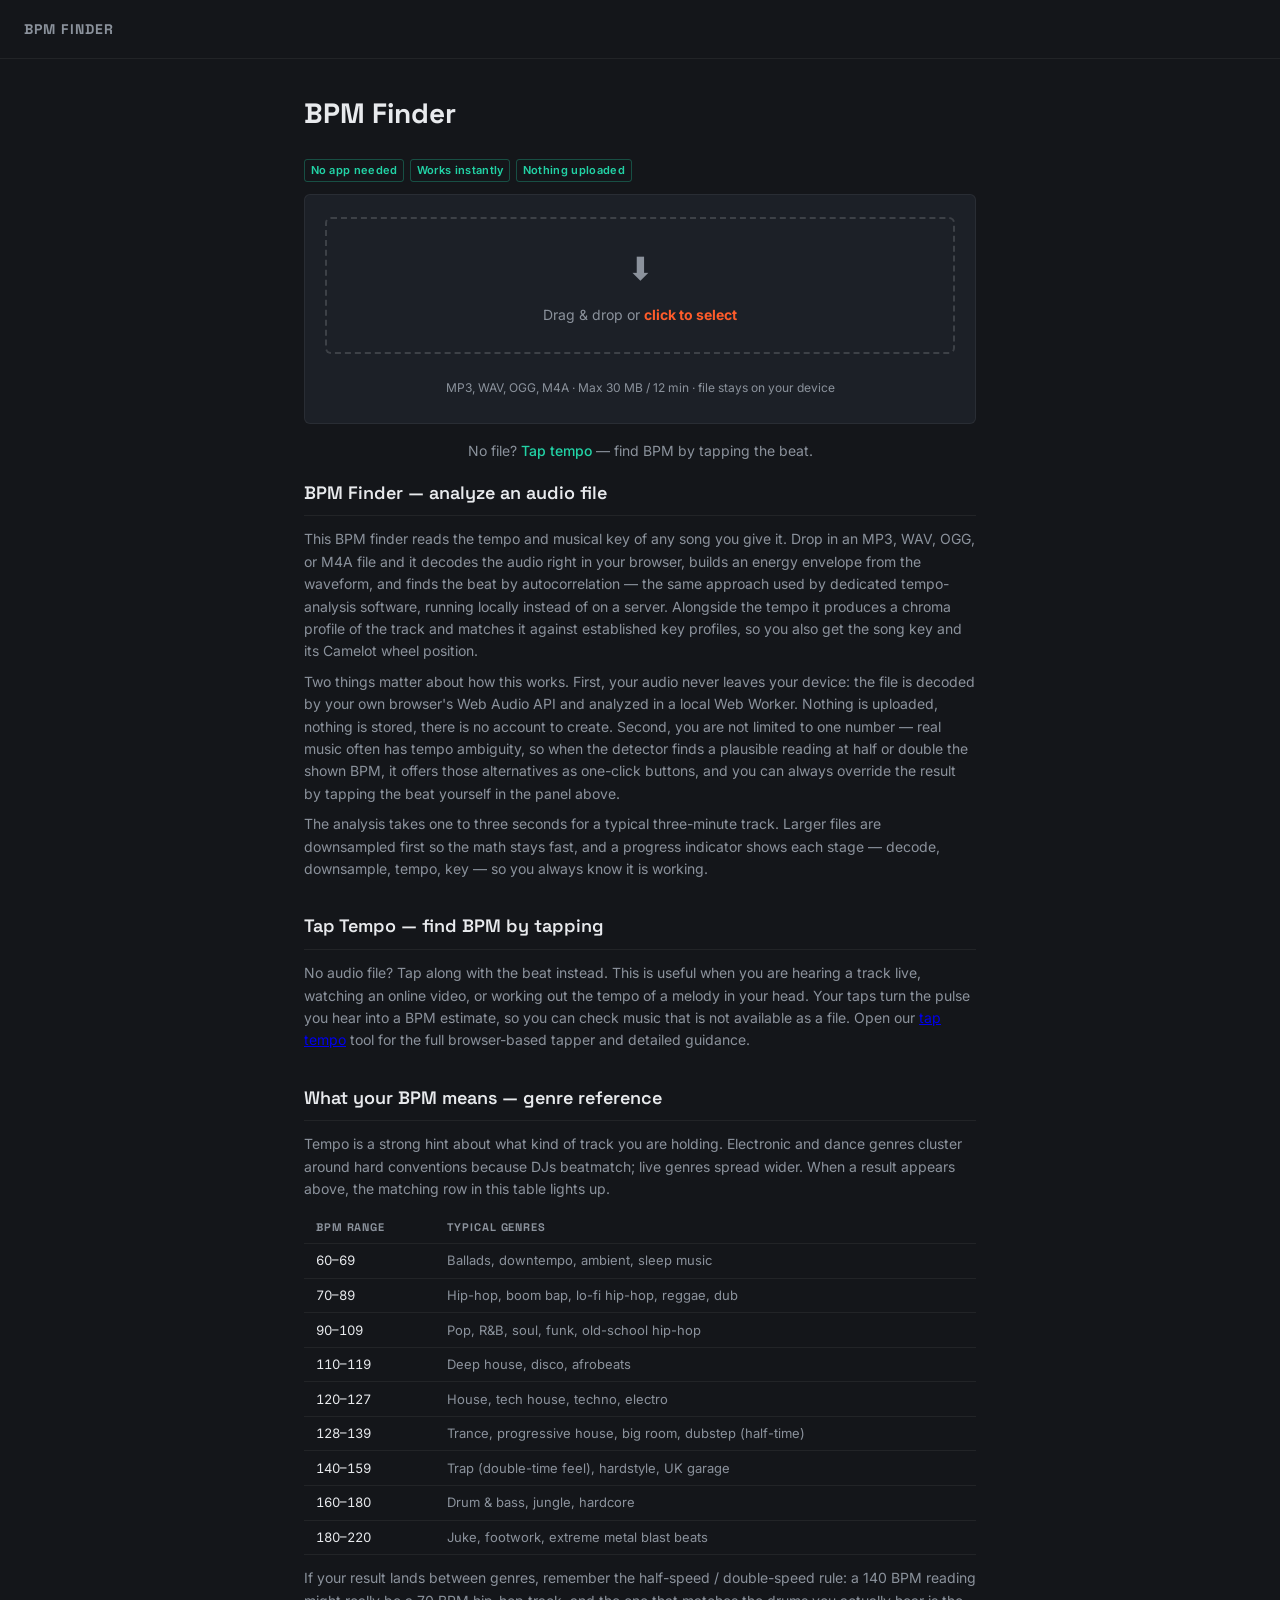
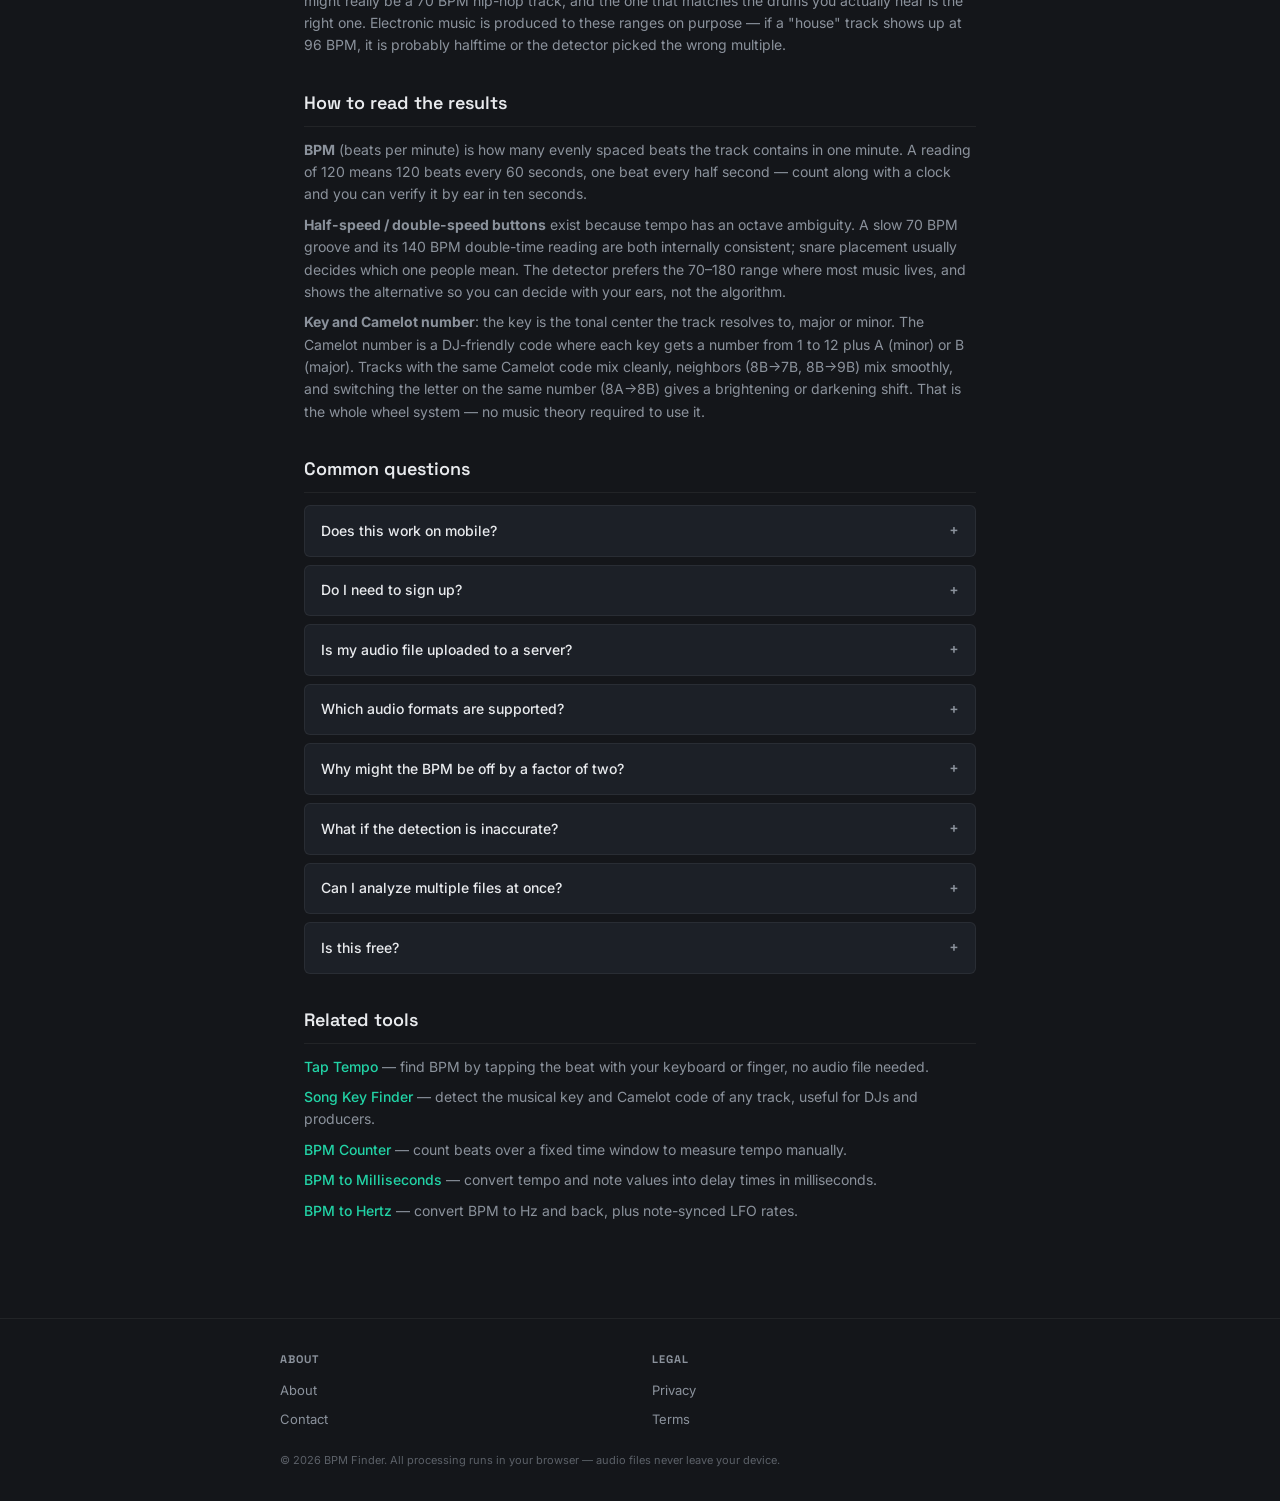
<file: index.html>
<!DOCTYPE html>
<html lang="en">
<head>
  <meta charset="UTF-8">
  <meta name="viewport" content="width=device-width, initial-scale=1">
  <title>BPM Finder — Detect Tempo &amp; Song Key Online, Free &amp; Private</title>
  <meta name="description" content="Free online BPM finder and song key detector. Analyze any audio file in your browser — no upload, no signup — or tap the beat to find tempo instantly.">
  <link rel="canonical" href="https://getbpmfinder.com/">
  <!-- Social media cards -->
  <meta property="og:type" content="website">
  <meta property="og:site_name" content="BPM Finder">
  <meta property="og:title" content="BPM Finder — Detect Tempo &amp; Song Key Online, Free">
  <meta property="og:description" content="Analyze any audio file right in your browser — no upload, no signup — or tap the beat to find tempo instantly.">
  <meta property="og:url" content="https://getbpmfinder.com/">
  <meta property="og:image" content="https://getbpmfinder.com/og-image.png">
  <meta property="og:image:width" content="1200">
  <meta property="og:image:height" content="630">
  <meta property="og:image:alt" content="BPM Finder showing a detected tempo of 128 BPM with song key and Camelot code">
  <meta name="twitter:card" content="summary_large_image">
  <meta name="twitter:title" content="BPM Finder — Detect Tempo &amp; Song Key Online, Free">
  <meta name="twitter:description" content="Analyze any audio file right in your browser — no upload, no signup — or tap the beat to find tempo instantly.">
  <meta name="twitter:image" content="https://getbpmfinder.com/og-image.png">
  <meta name="twitter:image:alt" content="BPM Finder showing a detected tempo of 128 BPM with song key and Camelot code">
  <link rel="icon" href="data:image/svg+xml,%3Csvg xmlns='http://www.w3.org/2000/svg' viewBox='0 0 32 32'%3E%3Crect width='32' height='32' rx='6' fill='%2314161a'/%3E%3Ctext x='16' y='21' font-family='monospace' font-size='14' font-weight='bold' fill='%23ff5c2b' text-anchor='middle'%3E128%3C/text%3E%3C/svg%3E">
  <link rel="preconnect" href="https://fonts.googleapis.com">
  <link rel="preconnect" href="https://fonts.gstatic.com" crossorigin>
  <!-- Non-blocking font load: a pending stylesheet would otherwise block script execution -->
  <link href="https://fonts.googleapis.com/css2?family=Inter:wght@400;500;600&family=Space+Grotesk:wght@600;700&display=swap" rel="stylesheet" media="print" onload="this.media='all'">
  <noscript><link href="https://fonts.googleapis.com/css2?family=Inter:wght@400;500;600&family=Space+Grotesk:wght@600;700&display=swap" rel="stylesheet"></noscript>
  <link rel="stylesheet" href="style.css">
  <!-- Structured data: WebApplication + FAQPage -->
  <script type="application/ld+json">
  [
    {
      "@context": "https://schema.org",
      "@type": "WebApplication",
      "name": "BPM Finder",
      "url": "https://getbpmfinder.com/",
      "applicationCategory": "MultimediaApplication",
      "operatingSystem": "Any",
      "offers": { "@type": "Offer", "price": "0", "priceCurrency": "USD" },
      "description": "Detect the tempo (BPM) and musical key of any audio file, entirely in your browser. No upload, no signup.",
      "browserRequirements": "Requires a browser with Web Audio API support (Chrome, Firefox, Safari, Edge)."
    },
    {
      "@context": "https://schema.org",
      "@type": "FAQPage",
      "mainEntity": [
        { "@type": "Question", "name": "Does this work on mobile?", "acceptedAnswer": { "@type": "Answer", "text": "Yes. Both the file analysis and tap tempo run in your mobile browser. Analysis performance depends on your device — a three-minute song typically takes a few seconds on a recent phone." }},
        { "@type": "Question", "name": "Do I need to sign up?", "acceptedAnswer": { "@type": "Answer", "text": "No. There is no account, no login, no email. Open the page and use it." }},
        { "@type": "Question", "name": "Is my audio file uploaded to a server?", "acceptedAnswer": { "@type": "Answer", "text": "No. The file is decoded and analyzed entirely inside your browser using the Web Audio API and a local Web Worker. No audio data leaves your device, and nothing is stored after you close the page." }},
        { "@type": "Question", "name": "Which audio formats are supported?", "acceptedAnswer": { "@type": "Answer", "text": "Whatever your browser can decode: MP3, WAV, OGG, and M4A/AAC all work in Chrome and Edge; Safari adds support for more Apple formats. If a file fails to decode, convert it to MP3 or WAV and try again. The limit is 30 MB and 12 minutes per file." }},
        { "@type": "Question", "name": "Why might the BPM be off by a factor of two?", "acceptedAnswer": { "@type": "Answer", "text": "Rhythm has an octave ambiguity: the same track can be counted at 80 or 160 BPM depending on which pulses you follow. The detector prefers the 70–180 BPM range and offers the half/double alternative as a one-click button when it exists." }},
        { "@type": "Question", "name": "What if the detection is inaccurate?", "acceptedAnswer": { "@type": "Answer", "text": "Check the confidence marker. Low confidence usually means the track has no clear beat (ambient, classical, field recordings). Two fixes: use tap tempo to measure the beat yourself, or try a section of the song with drums." }},
        { "@type": "Question", "name": "Can I analyze multiple files at once?", "acceptedAnswer": { "@type": "Answer", "text": "Not in this version — one file at a time. Click \"Analyze another file\" to start the next one." }},
        { "@type": "Question", "name": "Is this free?", "acceptedAnswer": { "@type": "Answer", "text": "Yes, completely. No limits, no account, no ads." }}
      ]
    }
  ]
  </script>
</head>
<body>

<header class="site-header">
  <a href="/" class="site-logo">BPM Finder</a>
</header>

<main>
  <h1>BPM Finder</h1>

  <div class="trust-badges" aria-label="Key promises">
    <span>No app needed</span>
    <span>Works instantly</span>
    <span>Nothing uploaded</span>
  </div>

  <!-- ============ Upload tool ============ -->
  <section class="mode-card" style="max-width:720px;margin:0 auto 1rem" aria-label="Upload audio to analyze BPM and key">
    <!-- Cover / Upload -->
    <div id="toolCover">
      <div class="drop-zone" id="dropZone" role="button" tabindex="0" aria-label="Drop audio file here or click to select">
        <input type="file" accept="audio/*" id="fileInput" aria-label="Select audio file">
        <span class="drop-icon" aria-hidden="true">⬇</span>
        <span class="drop-label">Drag &amp; drop or <strong>click to select</strong></span>
      </div>
      <p class="format-hint">MP3, WAV, OGG, M4A · Max 30 MB / 12 min · file stays on your device</p>
    </div>

    <!-- Progress -->
    <div id="toolProgress" class="hidden">
      <div class="progress-bar-wrap" role="progressbar" aria-valuenow="0" aria-valuemin="0" aria-valuemax="100" id="progressWrap">
        <div class="progress-bar-fill" id="progressFill"></div>
      </div>
      <span class="progress-stage" id="progressStage">Decoding audio…</span>
      </div>

    <!-- Error -->
    <div id="toolError" class="hidden">
      <p class="error-msg" id="errorMsg"></p>
      <button class="btn btn-accent" id="retryBtn" type="button">Try again</button>
    </div>
  </section>

  <p class="tap-link">No file? <a href="/tap-tempo/">Tap tempo</a> — find BPM by tapping the beat.</p>

  <!-- ============ Shared result panel ============ -->
  <section id="toolResults" class="tool-results-panel hidden" aria-label="Detection results" aria-live="polite">
    <div class="bpm-readout">
      <span class="bpm-tick-top" aria-hidden="true"></span>
      <div class="bpm-number" id="bpmNumber">—</div>
      <span class="bpm-tick-bottom" aria-hidden="true"></span>
      <span class="bpm-unit">BPM</span>
    </div>

    <div class="result-details" id="resultDetails">
      <div class="result-item">
        <span class="result-label">Key</span>
        <span class="result-value" id="keyValue">—</span>
      </div>
      <div class="result-item">
        <span class="result-label">Camelot</span>
        <span class="result-value camelot" id="camelotValue">—</span>
      </div>
      <div class="result-item" id="durationItem">
        <span class="result-label">Duration</span>
        <span class="result-value" id="durationValue">—</span>
      </div>
      <div class="result-item">
        <span class="result-label">Confidence</span>
        <span class="result-value" id="confidenceValue">—</span>
      </div>
    </div>

    <div class="result-actions" id="resultActions">
      <!-- Half / Double speed buttons injected by JS -->
    </div>

    <div class="result-actions">
      <button class="btn" id="reuploadBtn" type="button">Analyze another file</button>
    </div>
  </section>

  <!-- ============ H2: upload mode content ============ -->
  <section class="info-section">
    <h2>BPM Finder — analyze an audio file</h2>
    <p>This BPM finder reads the tempo and musical key of any song you give it. Drop in an MP3, WAV, OGG, or M4A file and it decodes the audio right in your browser, builds an energy envelope from the waveform, and finds the beat by autocorrelation — the same approach used by dedicated tempo-analysis software, running locally instead of on a server. Alongside the tempo it produces a chroma profile of the track and matches it against established key profiles, so you also get the song key and its Camelot wheel position.</p>
    <p>Two things matter about how this works. First, your audio never leaves your device: the file is decoded by your own browser's Web Audio API and analyzed in a local Web Worker. Nothing is uploaded, nothing is stored, there is no account to create. Second, you are not limited to one number — real music often has tempo ambiguity, so when the detector finds a plausible reading at half or double the shown BPM, it offers those alternatives as one-click buttons, and you can always override the result by tapping the beat yourself in the panel above.</p>
    <p>The analysis takes one to three seconds for a typical three-minute track. Larger files are downsampled first so the math stays fast, and a progress indicator shows each stage — decode, downsample, tempo, key — so you always know it is working.</p>
  </section>

  <!-- ============ H2: tap mode content ============ -->
  <section class="info-section">
    <h2>Tap Tempo — find BPM by tapping</h2>
    <p>No audio file? Tap along with the beat instead. This is useful when you are hearing a track live, watching an online video, or working out the tempo of a melody in your head. Your taps turn the pulse you hear into a BPM estimate, so you can check music that is not available as a file. Open our <a href="/tap-tempo/">tap tempo</a> tool for the full browser-based tapper and detailed guidance.</p>
  </section>

  <!-- ============ H2: BPM ranges ============ -->
  <section class="info-section">
    <h2>What your BPM means — genre reference</h2>
    <p>Tempo is a strong hint about what kind of track you are holding. Electronic and dance genres cluster around hard conventions because DJs beatmatch; live genres spread wider. When a result appears above, the matching row in this table lights up.</p>
    <table class="bpm-table" id="bpmTable">
      <thead><tr><th scope="col">BPM range</th><th scope="col">Typical genres</th></tr></thead>
      <tbody>
        <tr data-min="0" data-max="69"><td>60–69</td><td>Ballads, downtempo, ambient, sleep music</td></tr>
        <tr data-min="70" data-max="89"><td>70–89</td><td>Hip-hop, boom bap, lo-fi hip-hop, reggae, dub</td></tr>
        <tr data-min="90" data-max="109"><td>90–109</td><td>Pop, R&amp;B, soul, funk, old-school hip-hop</td></tr>
        <tr data-min="110" data-max="119"><td>110–119</td><td>Deep house, disco, afrobeats</td></tr>
        <tr data-min="120" data-max="127"><td>120–127</td><td>House, tech house, techno, electro</td></tr>
        <tr data-min="128" data-max="139"><td>128–139</td><td>Trance, progressive house, big room, dubstep (half-time)</td></tr>
        <tr data-min="140" data-max="159"><td>140–159</td><td>Trap (double-time feel), hardstyle, UK garage</td></tr>
        <tr data-min="160" data-max="180"><td>160–180</td><td>Drum &amp; bass, jungle, hardcore</td></tr>
        <tr data-min="181" data-max="220"><td>180–220</td><td>Juke, footwork, extreme metal blast beats</td></tr>
      </tbody>
    </table>
    <p>If your result lands between genres, remember the half-speed / double-speed rule: a 140 BPM reading might really be a 70 BPM hip-hop track, and the one that matches the drums you actually hear is the right one. Electronic music is produced to these ranges on purpose — if a "house" track shows up at 96 BPM, it is probably halftime or the detector picked the wrong multiple.</p>
  </section>

  <!-- ============ H2: reading results ============ -->
  <section class="info-section">
    <h2>How to read the results</h2>
    <p><strong>BPM</strong> (beats per minute) is how many evenly spaced beats the track contains in one minute. A reading of 120 means 120 beats every 60 seconds, one beat every half second — count along with a clock and you can verify it by ear in ten seconds.</p>
    <p><strong>Half-speed / double-speed buttons</strong> exist because tempo has an octave ambiguity. A slow 70 BPM groove and its 140 BPM double-time reading are both internally consistent; snare placement usually decides which one people mean. The detector prefers the 70–180 range where most music lives, and shows the alternative so you can decide with your ears, not the algorithm.</p>
    <p><strong>Key and Camelot number</strong>: the key is the tonal center the track resolves to, major or minor. The Camelot number is a DJ-friendly code where each key gets a number from 1 to 12 plus A (minor) or B (major). Tracks with the same Camelot code mix cleanly, neighbors (8B→7B, 8B→9B) mix smoothly, and switching the letter on the same number (8A→8B) gives a brightening or darkening shift. That is the whole wheel system — no music theory required to use it.</p>
  </section>

  <!-- ============ FAQ ============ -->
  <section class="info-section faq-section">
    <h2>Common questions</h2>

    <details>
      <summary>Does this work on mobile?</summary>
      <div class="faq-answer">Yes. Both the file analysis and tap tempo run in your mobile browser. Analysis performance depends on your device — a three-minute song typically takes a few seconds on a recent phone. Tap tempo works even better on mobile since you can tap along anywhere.</div>
    </details>

    <details>
      <summary>Do I need to sign up?</summary>
      <div class="faq-answer">No. There is no account, no login, no email. Open the page and use it.</div>
    </details>

    <details>
      <summary>Is my audio file uploaded to a server?</summary>
      <div class="faq-answer">No. The file is decoded and analyzed entirely inside your browser using the Web Audio API and a local Web Worker. No audio data leaves your device, and nothing is stored after you close the page.</div>
    </details>

    <details>
      <summary>Which audio formats are supported?</summary>
      <div class="faq-answer">Whatever your browser can decode: MP3, WAV, OGG, and M4A/AAC all work in Chrome and Edge; Safari adds support for more Apple formats. If a file fails to decode, convert it to MP3 or WAV and try again. The limit is 30 MB and 12 minutes per file.</div>
    </details>

    <details>
      <summary>Why might the BPM be off by a factor of two?</summary>
      <div class="faq-answer">Rhythm has an octave ambiguity: the same track can be counted at 80 or 160 BPM depending on which pulses you follow. The detector prefers the 70–180 BPM range and offers the half/double alternative as a one-click button when it exists. Your ears make the final call.</div>
    </details>

    <details>
      <summary>What if the detection is inaccurate?</summary>
      <div class="faq-answer">Check the confidence marker. Low confidence usually means the track has no clear beat (ambient, classical, field recordings). Two fixes: use tap tempo to measure the beat yourself, or try a section of the song with drums — most detections use the whole file, so a drum-heavy excerpt works well.</div>
    </details>

    <details>
      <summary>Can I analyze multiple files at once?</summary>
      <div class="faq-answer">Not in this version — one file at a time. Click "Analyze another file" to start the next one.</div>
    </details>

    <details>
      <summary>Is this free?</summary>
      <div class="faq-answer">Yes, completely. No limits, no account, no ads.</div>
    </details>
  </section>

  <!-- ============ Related tools ============ -->
  <section class="info-section">
    <h2>Related tools</h2>
    <ul class="related-list">
      <li><a href="/tap-tempo/">Tap Tempo</a> — find BPM by tapping the beat with your keyboard or finger, no audio file needed.</li>
      <li><a href="/song-key-finder/">Song Key Finder</a> — detect the musical key and Camelot code of any track, useful for DJs and producers.</li>
      <li><a href="/bpm-counter/">BPM Counter</a> — count beats over a fixed time window to measure tempo manually.</li>
      <li><a href="/bpm-to-milliseconds/">BPM to Milliseconds</a> — convert tempo and note values into delay times in milliseconds.</li>
      <li><a href="/bpm-to-hertz/">BPM to Hertz</a> — convert BPM to Hz and back, plus note-synced LFO rates.</li>
    </ul>
  </section>
</main>

<footer class="site-footer">
  <div class="footer-inner">
    <div class="footer-col">
      <h3>About</h3>
      <ul>
        <li><a href="/about/">About</a></li>
        <li><a href="/contact/">Contact</a></li>
      </ul>
    </div>
    <div class="footer-col">
      <h3>Legal</h3>
      <ul>
        <li><a href="/privacy/">Privacy</a></li>
        <li><a href="/terms/">Terms</a></li>
      </ul>
    </div>
  </div>
  <p class="footer-copy">&copy; 2026 BPM Finder. All processing runs in your browser — audio files never leave your device.</p>
</footer>

<script>
/* ====================================================
   BPM Finder — main script
   Web Worker is inlined as a Blob URL
   ==================================================== */

// ---- Worker source (string) ----
const WORKER_SRC = `
"use strict";

// ---- FFT (radix-2, in-place Cooley-Tukey) ----
function fft(re, im) {
  const n = re.length;
  if (n <= 1) return;
  // bit-reversal permutation
  for (let i = 1, j = 0; i < n; i++) {
    let bit = n >> 1;
    for (; j & bit; bit >>= 1) j ^= bit;
    j ^= bit;
    if (i < j) {
      let t = re[i]; re[i] = re[j]; re[j] = t;
      t = im[i]; im[i] = im[j]; im[j] = t;
    }
  }
  for (let len = 2; len <= n; len <<= 1) {
    const ang = -2 * Math.PI / len;
    const wRe = Math.cos(ang), wIm = Math.sin(ang);
    for (let i = 0; i < n; i += len) {
      let cRe = 1, cIm = 0;
      for (let j = 0; j < (len >> 1); j++) {
        const uRe = re[i + j], uIm = im[i + j];
        const k = i + j + (len >> 1);
        const vRe = re[k] * cRe - im[k] * cIm;
        const vIm = re[k] * cIm + im[k] * cRe;
        re[i + j] = uRe + vRe;
        im[i + j] = uIm + vIm;
        re[k] = uRe - vRe;
        im[k] = uIm - vIm;
        const nRe = cRe * wRe - cIm * wIm;
        cIm = cRe * wIm + cIm * wRe;
        cRe = nRe;
      }
    }
  }
}

// ---- RMS energy envelope ----
function rmsEnvelope(samples, frameSize, hop) {
  const env = [];
  for (let i = 0; i + frameSize <= samples.length; i += hop) {
    let sum = 0;
    for (let j = 0; j < frameSize; j++) {
      const s = samples[i + j];
      sum += s * s;
    }
    env.push(Math.sqrt(sum / frameSize));
  }
  return env;
}

// ---- Onset strength (half-wave rectified diff) ----
function onsetStrength(env) {
  const onsets = [0];
  for (let i = 1; i < env.length; i++) {
    const diff = env[i] - env[i - 1];
    onsets.push(diff > 0 ? diff : 0);
  }
  return onsets;
}

// ---- Autocorrelation ----
function autocorrelate(signal, minLag, maxLag) {
  const n = signal.length;
  const result = new Float64Array(maxLag + 1);
  for (let lag = minLag; lag <= maxLag; lag++) {
    let sum = 0;
    const len = n - lag;
    for (let i = 0; i < len; i++) {
      sum += signal[i] * signal[i + lag];
    }
    result[lag] = sum / len;
  }
  return result;
}

// ---- Find peaks in autocorrelation ----
function findPeaks(acf, minLag, maxLag) {
  const peaks = [];
  for (let i = minLag + 1; i < maxLag - 1; i++) {
    if (acf[i] > acf[i - 1] && acf[i] > acf[i + 1] && acf[i] > 0) {
      peaks.push({ lag: i, value: acf[i] });
    }
  }
  peaks.sort((a, b) => b.value - a.value);
  return peaks;
}

// ---- BPM detection ----
function detectBPM(samples, sampleRate) {
  const FRAME = 1024, HOP = 256;
  const env = rmsEnvelope(samples, FRAME, HOP);
  const onsets = onsetStrength(env);
  const effectiveRate = sampleRate / HOP; // frames per second

  // Lag range for 50–220 BPM
  const minLag = Math.floor(effectiveRate * 60 / 220);
  const maxLag = Math.ceil(effectiveRate * 60 / 50);
  const safeMax = Math.min(maxLag, onsets.length - 1);

  const acf = autocorrelate(onsets, minLag, safeMax);
  const peaks = findPeaks(acf, minLag, safeMax);

  if (peaks.length === 0) {
    return { bpm: 0, confidence: 'low', alternatives: [] };
  }

  // Parabolic interpolation for sub-lag precision
  function refineLag(lag) {
    if (lag <= minLag || lag >= safeMax) return lag;
    const y0 = acf[lag], ym = acf[lag - 1], yp = acf[lag + 1];
    const denom = ym - 2 * y0 + yp;
    if (Math.abs(denom) < 1e-12) return lag;
    const offset = 0.5 * (ym - yp) / denom;
    if (offset < -0.5 || offset > 0.5) return lag;
    return lag + offset;
  }

  // Convert lag to BPM
  const primary = effectiveRate * 60 / refineLag(peaks[0].lag);

  // Octave ambiguity: prefer 70–180
  let bpm = primary;
  let alternatives = [];
  if (bpm < 70 && bpm * 2 <= 220) {
    alternatives.push(Math.round(bpm));
    bpm = bpm * 2;
  } else if (bpm > 180 && bpm / 2 >= 50) {
    alternatives.push(Math.round(bpm));
    bpm = bpm / 2;
  }
  bpm = Math.round(bpm);

  // Offer the other tempo
  const half = Math.round(bpm / 2);
  const dbl = Math.round(bpm * 2);
  if (half >= 50 && half <= 220) alternatives.push(half);
  if (dbl >= 50 && dbl <= 220) alternatives.push(dbl);
  // deduplicate
  alternatives = [...new Set(alternatives)].filter(a => a !== bpm);

  // Confidence: primary peak vs strongest NON-harmonic peak.
  // Peaks at half/double the chosen tempo are octave ambiguities, not competing
  // rhythms, so they must not lower confidence.
  const effLag = effectiveRate * 60 / bpm;
  const isHarmonic = (lag) => {
    for (const mult of [0.5, 1, 2]) {
      if (Math.abs(lag - effLag * mult) < Math.max(2, effLag * mult * 0.1)) return true;
    }
    return false;
  };
  let bestNonHarmonic = 0;
  for (const p of peaks) {
    if (!isHarmonic(p.lag) && p.value > bestNonHarmonic) bestNonHarmonic = p.value;
  }
  const confRatio = bestNonHarmonic > 0 ? peaks[0].value / bestNonHarmonic : 3;
  let confidence;
  if (confRatio >= 1.8) confidence = 'high';
  else if (confRatio >= 1.25) confidence = 'medium';
  else confidence = 'low';

  return { bpm, confidence, alternatives };
}

// ---- Chroma vector from FFT frames ----
function computeChroma(samples, sampleRate) {
  const FFT_SIZE = 4096, HOP = 2048;
  const chroma = new Float64Array(12);
  let frameCount = 0;

  for (let offset = 0; offset + FFT_SIZE <= samples.length; offset += HOP) {
    const re = new Float64Array(FFT_SIZE);
    const im = new Float64Array(FFT_SIZE);
    // Hanning window
    for (let i = 0; i < FFT_SIZE; i++) {
      re[i] = samples[offset + i] * (0.5 - 0.5 * Math.cos(2 * Math.PI * i / (FFT_SIZE - 1)));
    }
    fft(re, im);

    // Map bins to pitch classes
    for (let k = 1; k < FFT_SIZE / 2; k++) {
      const freq = k * sampleRate / FFT_SIZE;
      if (freq < 60 || freq > 5000) continue;
      // MIDI note number
      const midi = 12 * Math.log2(freq / 440) + 69;
      const pc = Math.round(midi) % 12;
      const pcIdx = ((pc % 12) + 12) % 12;
      const mag = Math.sqrt(re[k] * re[k] + im[k] * im[k]);
      chroma[pcIdx] += mag;
    }
    frameCount++;
  }

  if (frameCount > 0) {
    for (let i = 0; i < 12; i++) chroma[i] /= frameCount;
  }
  // Normalize
  let max = 0;
  for (let i = 0; i < 12; i++) if (chroma[i] > max) max = chroma[i];
  if (max > 0) for (let i = 0; i < 12; i++) chroma[i] /= max;

  return chroma;
}

// ---- Krumhansl-Schmuckler key profiles ----
const KS_MAJOR = [6.35, 2.23, 3.48, 2.33, 4.38, 4.09, 2.52, 5.19, 2.39, 3.66, 2.29, 2.88];
const KS_MINOR = [6.33, 2.68, 3.52, 5.38, 2.60, 3.53, 2.54, 4.75, 3.98, 2.69, 3.34, 3.17];

// Rotate array
function rotate(arr, n) {
  const len = arr.length;
  const r = new Float64Array(len);
  for (let i = 0; i < len; i++) r[i] = arr[((i - n) % len + len) % len];
  return r;
}

// Pearson correlation
function pearson(a, b) {
  const n = a.length;
  let sa = 0, sb = 0, sa2 = 0, sb2 = 0, sab = 0;
  for (let i = 0; i < n; i++) {
    sa += a[i]; sb += b[i];
    sa2 += a[i] * a[i]; sb2 += b[i] * b[i];
    sab += a[i] * b[i];
  }
  const num = n * sab - sa * sb;
  const den = Math.sqrt((n * sa2 - sa * sa) * (n * sb2 - sb * sb));
  return den === 0 ? 0 : num / den;
}

// Note names: C=0, C#=1, ... B=11
const NOTE_NAMES = ['C','C#','D','D#','E','F','F#','G','G#','A','A#','B'];

function detectKey(samples, sampleRate) {
  const chroma = computeChroma(samples, sampleRate);
  let bestScore = -Infinity, bestKey = 0, bestMode = 'major';

  for (let shift = 0; shift < 12; shift++) {
    const majorProfile = rotate(KS_MAJOR, shift);
    const minorProfile = rotate(KS_MINOR, shift);
    const majorCorr = pearson(chroma, majorProfile);
    const minorCorr = pearson(chroma, minorProfile);
    if (majorCorr > bestScore) { bestScore = majorCorr; bestKey = shift; bestMode = 'major'; }
    if (minorCorr > bestScore) { bestScore = minorCorr; bestKey = shift; bestMode = 'minor'; }
  }

  return {
    name: NOTE_NAMES[bestKey] + (bestMode === 'minor' ? 'm' : ''),
    note: NOTE_NAMES[bestKey],
    mode: bestMode,
    score: bestScore
  };
}

// ---- Camelot mapping ----
const CAMELOT = {
  'C':'8B','G':'9B','D':'10B','A':'11B','E':'12B','B':'1B',
  'F#':'2B','C#':'3B','G#':'4B','D#':'5B','A#':'6B','F':'7B',
  'Am':'8A','Em':'9A','Bm':'10A','F#m':'11A','C#m':'12A','G#m':'1A',
  'D#m':'2A','A#m':'3A','Fm':'4A','Cm':'5A','Gm':'6A','Dm':'7A'
};

// ---- Message handler ----
self.onmessage = function(e) {
  const { type, buffer, sampleRate, duration } = e.data;
  if (type !== 'analyze') return;

  try {
    const samples = new Float32Array(buffer);
    const totalSteps = 3;
    let step = 0;

    // Step 1: BPM
    self.postMessage({ type: 'progress', stage: 'Detecting tempo…', pct: Math.round((step / totalSteps) * 100) });
    const bpmResult = detectBPM(samples, sampleRate);
    step++;

    // Step 2: Key
    self.postMessage({ type: 'progress', stage: 'Detecting key…', pct: Math.round((step / totalSteps) * 100) });
    const keyResult = detectKey(samples, sampleRate);
    step++;

    // Step 3: Finalize
    self.postMessage({ type: 'progress', stage: 'Done', pct: 100 });

    const camelot = CAMELOT[keyResult.name] || '—';

    self.postMessage({
      type: 'result',
      bpm: bpmResult.bpm,
      confidence: bpmResult.confidence,
      alternatives: bpmResult.alternatives,
      key: keyResult.name,
      note: keyResult.note,
      mode: keyResult.mode,
      camelot: camelot,
      duration: duration
    });
  } catch (err) {
    self.postMessage({ type: 'error', message: err.message || 'Analysis failed' });
  }
};
`;

// ---- DOM refs ----
const toolCover    = document.getElementById('toolCover');
const toolProgress = document.getElementById('toolProgress');
const toolError    = document.getElementById('toolError');
const toolResults  = document.getElementById('toolResults');
const errorMsg     = document.getElementById('errorMsg');
const retryBtn     = document.getElementById('retryBtn');
const fileInput    = document.getElementById('fileInput');
const dropZone     = document.getElementById('dropZone');
const progressFill = document.getElementById('progressFill');
const progressWrap = document.getElementById('progressWrap');
const progressStage = document.getElementById('progressStage');
const bpmNumber    = document.getElementById('bpmNumber');
const keyValue     = document.getElementById('keyValue');
const camelotValue = document.getElementById('camelotValue');
const durationItem = document.getElementById('durationItem');
const durationValue = document.getElementById('durationValue');
const confidenceValue = document.getElementById('confidenceValue');
const resultDetails = document.getElementById('resultDetails');
const resultActions = document.getElementById('resultActions');
const reuploadBtn  = document.getElementById('reuploadBtn');
const bpmTable     = document.getElementById('bpmTable');

// ---- State ----
let worker = null;
let currentBPM = 0;
let currentAlternatives = [];

// ---- Helpers ----
function show(el) { el.classList.remove('hidden'); }
function hide(el) { el.classList.add('hidden'); }

function switchUploadView(view) {
  hide(toolCover); hide(toolProgress); hide(toolError);
  if (view === 'cover') show(toolCover);
  else if (view === 'progress') show(toolProgress);
  else if (view === 'error') show(toolError);
}

function formatDuration(seconds) {
  const m = Math.floor(seconds / 60);
  const s = Math.floor(seconds % 60);
  return m + ':' + (s < 10 ? '0' : '') + s;
}

function setProgress(pct, stage) {
  progressFill.style.width = pct + '%';
  progressWrap.setAttribute('aria-valuenow', pct);
  if (stage) progressStage.textContent = stage;
}

function createWorker() {
  const blob = new Blob([WORKER_SRC], { type: 'text/javascript' });
  const url = URL.createObjectURL(blob);
  worker = new Worker(url);
  worker.onmessage = onWorkerMessage;
  worker.onerror = function(e) {
    showError('Worker error: ' + (e.message || 'unknown'));
  };
}

function onWorkerMessage(e) {
  const msg = e.data;
  if (msg.type === 'progress') {
    setProgress(msg.pct, msg.stage);
  } else if (msg.type === 'result') {
    displayResults(msg);
  } else if (msg.type === 'error') {
    showError(msg.message);
  }
}

function showError(message) {
  errorMsg.textContent = message;
  switchUploadView('error');
}

function setConfidenceBadge(level) {
  const confMap = { high: 'High', medium: 'Medium', low: 'Low' };
  confidenceValue.innerHTML = '<span class="confidence-badge ' + level + '">' + confMap[level] + '</span>';
}

function highlightGenreRow(bpm) {
  if (!bpmTable) return;
  bpmTable.querySelectorAll('tr').forEach(function(tr) { tr.classList.remove('row-hit'); });
  if (!bpm) return;
  const row = Array.prototype.find.call(
    bpmTable.querySelectorAll('tbody tr'),
    function(tr) {
      return bpm >= parseInt(tr.dataset.min, 10) && bpm <= parseInt(tr.dataset.max, 10);
    }
  );
  if (row) row.classList.add('row-hit');
}

function displayResults(data) {
  currentBPM = data.bpm;
  currentAlternatives = data.alternatives;
  bpmNumber.textContent = data.bpm;
  // display key nicely: "C# minor" or "F major"
  keyValue.textContent = data.mode === 'minor' ? data.note + ' minor' : data.note + ' major';
  camelotValue.textContent = data.camelot;
  durationValue.textContent = formatDuration(data.duration);
  setConfidenceBadge(data.confidence);

  // Alternative tempo buttons
  resultActions.innerHTML = '';
  if (data.alternatives && data.alternatives.length > 0) {
    data.alternatives.forEach(function(alt) {
      const btn = document.createElement('button');
      btn.className = 'btn btn-accent';
      btn.type = 'button';
      const isHalf = alt < data.bpm;
      btn.textContent = (isHalf ? 'Half speed: ' : 'Double speed: ') + alt + ' BPM';
      btn.addEventListener('click', function() {
        bpmNumber.textContent = alt;
        currentBPM = alt;
        highlightGenreRow(alt);
      });
      resultActions.appendChild(btn);
    });
  }

  // Low confidence warning
  if (data.confidence === 'low') {
    const warn = document.createElement('p');
    warn.className = 'low-conf-warn';
    warn.textContent = 'Low confidence — result may be inaccurate. Try tap tempo to verify.';
    resultActions.appendChild(warn);
  }

  highlightGenreRow(data.bpm);
  show(toolResults);
}

// ---- File handling ----
const MAX_SIZE = 30 * 1024 * 1024; // 30 MB
const MAX_DURATION = 12 * 60; // 12 minutes

async function handleFile(file) {
  // Validate
  if (!file) return;
  if (!file.type.startsWith('audio/') && !file.name.match(/\.(mp3|wav|ogg|m4a|aac|flac)$/i)) {
    showError('Please select an audio file (MP3, WAV, OGG, or M4A).');
    return;
  }
  if (file.size > MAX_SIZE) {
    showError('File is too large. Maximum size is 30 MB.');
    return;
  }

  switchUploadView('progress');
  setProgress(5, 'Decoding audio…');

  try {
    const arrayBuf = await file.arrayBuffer();
    const audioCtx = new (window.AudioContext || window.webkitAudioContext)();
    let audioBuffer;
    try {
      audioBuffer = await audioCtx.decodeAudioData(arrayBuf);
    } catch (decErr) {
      showError('Could not decode this audio file. Try converting to MP3 or WAV.');
      audioCtx.close();
      return;
    }

    const duration = audioBuffer.duration;
    if (duration > MAX_DURATION) {
      showError('Audio is too long. Maximum duration is 12 minutes.');
      audioCtx.close();
      return;
    }

    setProgress(15, 'Downsampling…');

    // Downsample to 11025 Hz mono
    const TARGET_SR = 11025;
    const offlineCtx = new OfflineAudioContext(1, Math.ceil(duration * TARGET_SR), TARGET_SR);
    const src = offlineCtx.createBufferSource();
    src.buffer = audioBuffer;
    src.connect(offlineCtx.destination);
    src.start(0);
    const rendered = await offlineCtx.startRendering();
    const monoData = rendered.getChannelData(0);

    setProgress(30, 'Analyzing…');

    // Post to worker
    if (!worker) createWorker();
    worker.postMessage({
      type: 'analyze',
      buffer: monoData.buffer,
      sampleRate: TARGET_SR,
      duration: duration
    }, [monoData.buffer]); // transfer ownership

    audioCtx.close();
  } catch (err) {
    showError('Error reading file: ' + (err.message || 'unknown'));
  }
}

// ---- Drop zone ----
dropZone.addEventListener('dragover', function(e) {
  e.preventDefault();
  dropZone.classList.add('drag-over');
});

dropZone.addEventListener('dragleave', function() {
  dropZone.classList.remove('drag-over');
});

dropZone.addEventListener('drop', function(e) {
  e.preventDefault();
  dropZone.classList.remove('drag-over');
  const file = e.dataTransfer.files[0];
  if (file) handleFile(file);
});

fileInput.addEventListener('change', function() {
  const file = fileInput.files[0];
  if (file) handleFile(file);
});

// Keyboard activation for drop zone
dropZone.addEventListener('keydown', function(e) {
  if (e.key === 'Enter' || e.key === ' ') {
    e.preventDefault();
    fileInput.click();
  }
});

// ---- Retry / Re-upload ----
retryBtn.addEventListener('click', function() {
  switchUploadView('cover');
  fileInput.value = '';
});

reuploadBtn.addEventListener('click', function() {
  switchUploadView('cover');
  fileInput.value = '';
  hide(toolResults);
});

// ---- Init worker on load ----
createWorker();
</script>
</body>
</html>
</file>
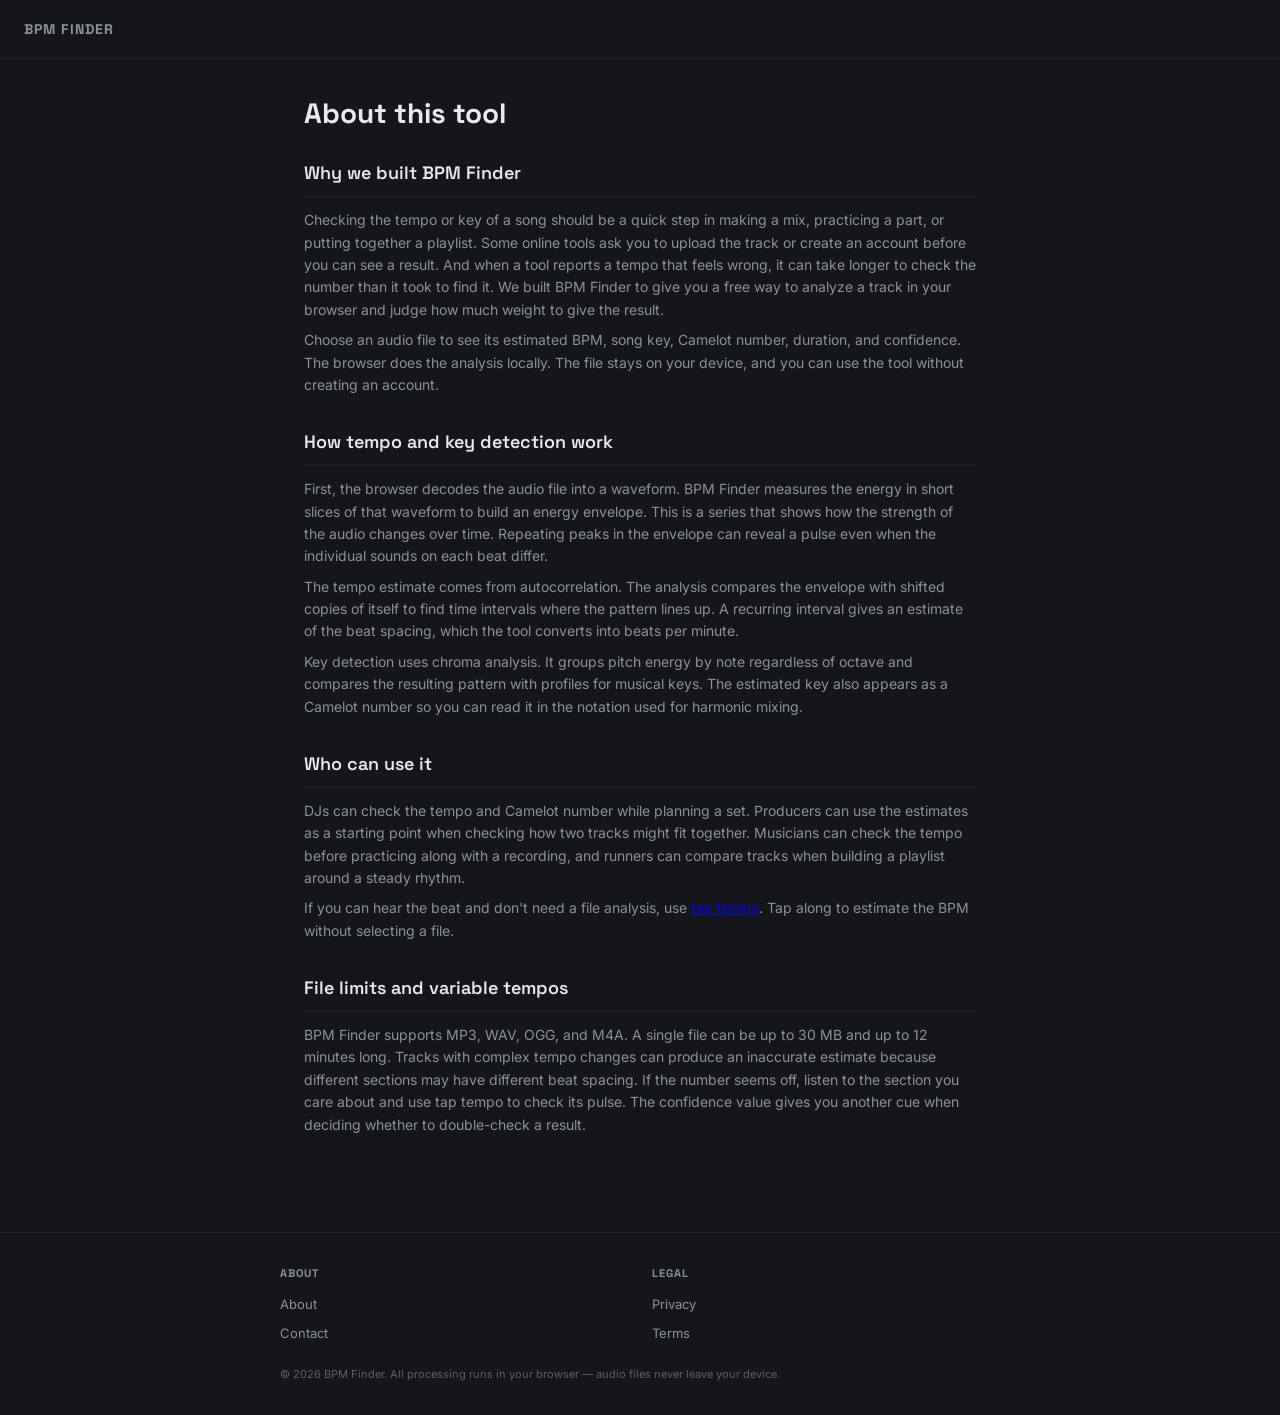
<file: about/index.html>
<!DOCTYPE html>
<html lang="en">
<head>
  <meta charset="UTF-8">
  <meta name="viewport" content="width=device-width, initial-scale=1">
  <title>About BPM Finder and How Tempo and Key Detection Works</title>
  <meta name="description" content="Learn why BPM Finder runs in your browser, how it estimates tempo and song key, who can use it, and where its audio analysis has limits.">
  <link rel="canonical" href="https://getbpmfinder.com/about/">
  <!-- Social media cards -->
  <meta property="og:type" content="website">
  <meta property="og:site_name" content="BPM Finder">
  <meta property="og:title" content="About BPM Finder and How Tempo and Key Detection Works">
  <meta property="og:description" content="Learn why BPM Finder runs in your browser, how it estimates tempo and song key, who can use it, and where its audio analysis has limits.">
  <meta property="og:url" content="https://getbpmfinder.com/about/">
  <meta property="og:image" content="https://getbpmfinder.com/og-image.png">
  <meta property="og:image:width" content="1200">
  <meta property="og:image:height" content="630">
  <meta property="og:image:alt" content="BPM Finder showing a detected tempo of 128 BPM with song key and Camelot code">
  <meta name="twitter:card" content="summary_large_image">
  <meta name="twitter:title" content="About BPM Finder and How Tempo and Key Detection Works">
  <meta name="twitter:description" content="Learn why BPM Finder runs in your browser, how it estimates tempo and song key, who can use it, and where its audio analysis has limits.">
  <meta name="twitter:image" content="https://getbpmfinder.com/og-image.png">
  <meta name="twitter:image:alt" content="BPM Finder showing a detected tempo of 128 BPM with song key and Camelot code">
  <link rel="icon" href="data:image/svg+xml,%3Csvg xmlns='http://www.w3.org/2000/svg' viewBox='0 0 32 32'%3E%3Crect width='32' height='32' rx='6' fill='%2314161a'/%3E%3Ctext x='16' y='21' font-family='monospace' font-size='14' font-weight='bold' fill='%23ff5c2b' text-anchor='middle'%3E128%3C/text%3E%3C/svg%3E">
  <link rel="preconnect" href="https://fonts.googleapis.com">
  <link rel="preconnect" href="https://fonts.gstatic.com" crossorigin>
  <!-- Non-blocking font load: a pending stylesheet would otherwise block script execution -->
  <link href="https://fonts.googleapis.com/css2?family=Inter:wght@400;500;600&family=Space+Grotesk:wght@600;700&display=swap" rel="stylesheet" media="print" onload="this.media='all'">
  <noscript><link href="https://fonts.googleapis.com/css2?family=Inter:wght@400;500;600&family=Space+Grotesk:wght@600;700&display=swap" rel="stylesheet"></noscript>
  <link rel="stylesheet" href="/style.css">
</head>
<body>

<header class="site-header">
  <a href="/" class="site-logo">BPM Finder</a>
</header>

<main>
  <h1>About this tool</h1>

  <section class="info-section">
    <h2>Why we built BPM Finder</h2>
    <p>Checking the tempo or key of a song should be a quick step in making a mix, practicing a part, or putting together a playlist. Some online tools ask you to upload the track or create an account before you can see a result. And when a tool reports a tempo that feels wrong, it can take longer to check the number than it took to find it. We built BPM Finder to give you a free way to analyze a track in your browser and judge how much weight to give the result.</p>
    <p>Choose an audio file to see its estimated BPM, song key, Camelot number, duration, and confidence. The browser does the analysis locally. The file stays on your device, and you can use the tool without creating an account.</p>
  </section>

  <section class="info-section">
    <h2>How tempo and key detection work</h2>
    <p>First, the browser decodes the audio file into a waveform. BPM Finder measures the energy in short slices of that waveform to build an energy envelope. This is a series that shows how the strength of the audio changes over time. Repeating peaks in the envelope can reveal a pulse even when the individual sounds on each beat differ.</p>
    <p>The tempo estimate comes from autocorrelation. The analysis compares the envelope with shifted copies of itself to find time intervals where the pattern lines up. A recurring interval gives an estimate of the beat spacing, which the tool converts into beats per minute.</p>
    <p>Key detection uses chroma analysis. It groups pitch energy by note regardless of octave and compares the resulting pattern with profiles for musical keys. The estimated key also appears as a Camelot number so you can read it in the notation used for harmonic mixing.</p>
  </section>

  <section class="info-section">
    <h2>Who can use it</h2>
    <p>DJs can check the tempo and Camelot number while planning a set. Producers can use the estimates as a starting point when checking how two tracks might fit together. Musicians can check the tempo before practicing along with a recording, and runners can compare tracks when building a playlist around a steady rhythm.</p>
    <p>If you can hear the beat and don't need a file analysis, use <a href="/tap-tempo/">tap tempo</a>. Tap along to estimate the BPM without selecting a file.</p>
  </section>

  <section class="info-section">
    <h2>File limits and variable tempos</h2>
    <p>BPM Finder supports MP3, WAV, OGG, and M4A. A single file can be up to 30 MB and up to 12 minutes long. Tracks with complex tempo changes can produce an inaccurate estimate because different sections may have different beat spacing. If the number seems off, listen to the section you care about and use tap tempo to check its pulse. The confidence value gives you another cue when deciding whether to double-check a result.</p>
  </section>
</main>

<footer class="site-footer">
  <div class="footer-inner">
    <div class="footer-col">
      <h3>About</h3>
      <ul>
        <li><a href="/about/">About</a></li>
        <li><a href="/contact/">Contact</a></li>
      </ul>
    </div>
    <div class="footer-col">
      <h3>Legal</h3>
      <ul>
        <li><a href="/privacy/">Privacy</a></li>
        <li><a href="/terms/">Terms</a></li>
      </ul>
    </div>
  </div>
  <p class="footer-copy">&copy; 2026 BPM Finder. All processing runs in your browser — audio files never leave your device.</p>
</footer>

</body>
</html>
</file>
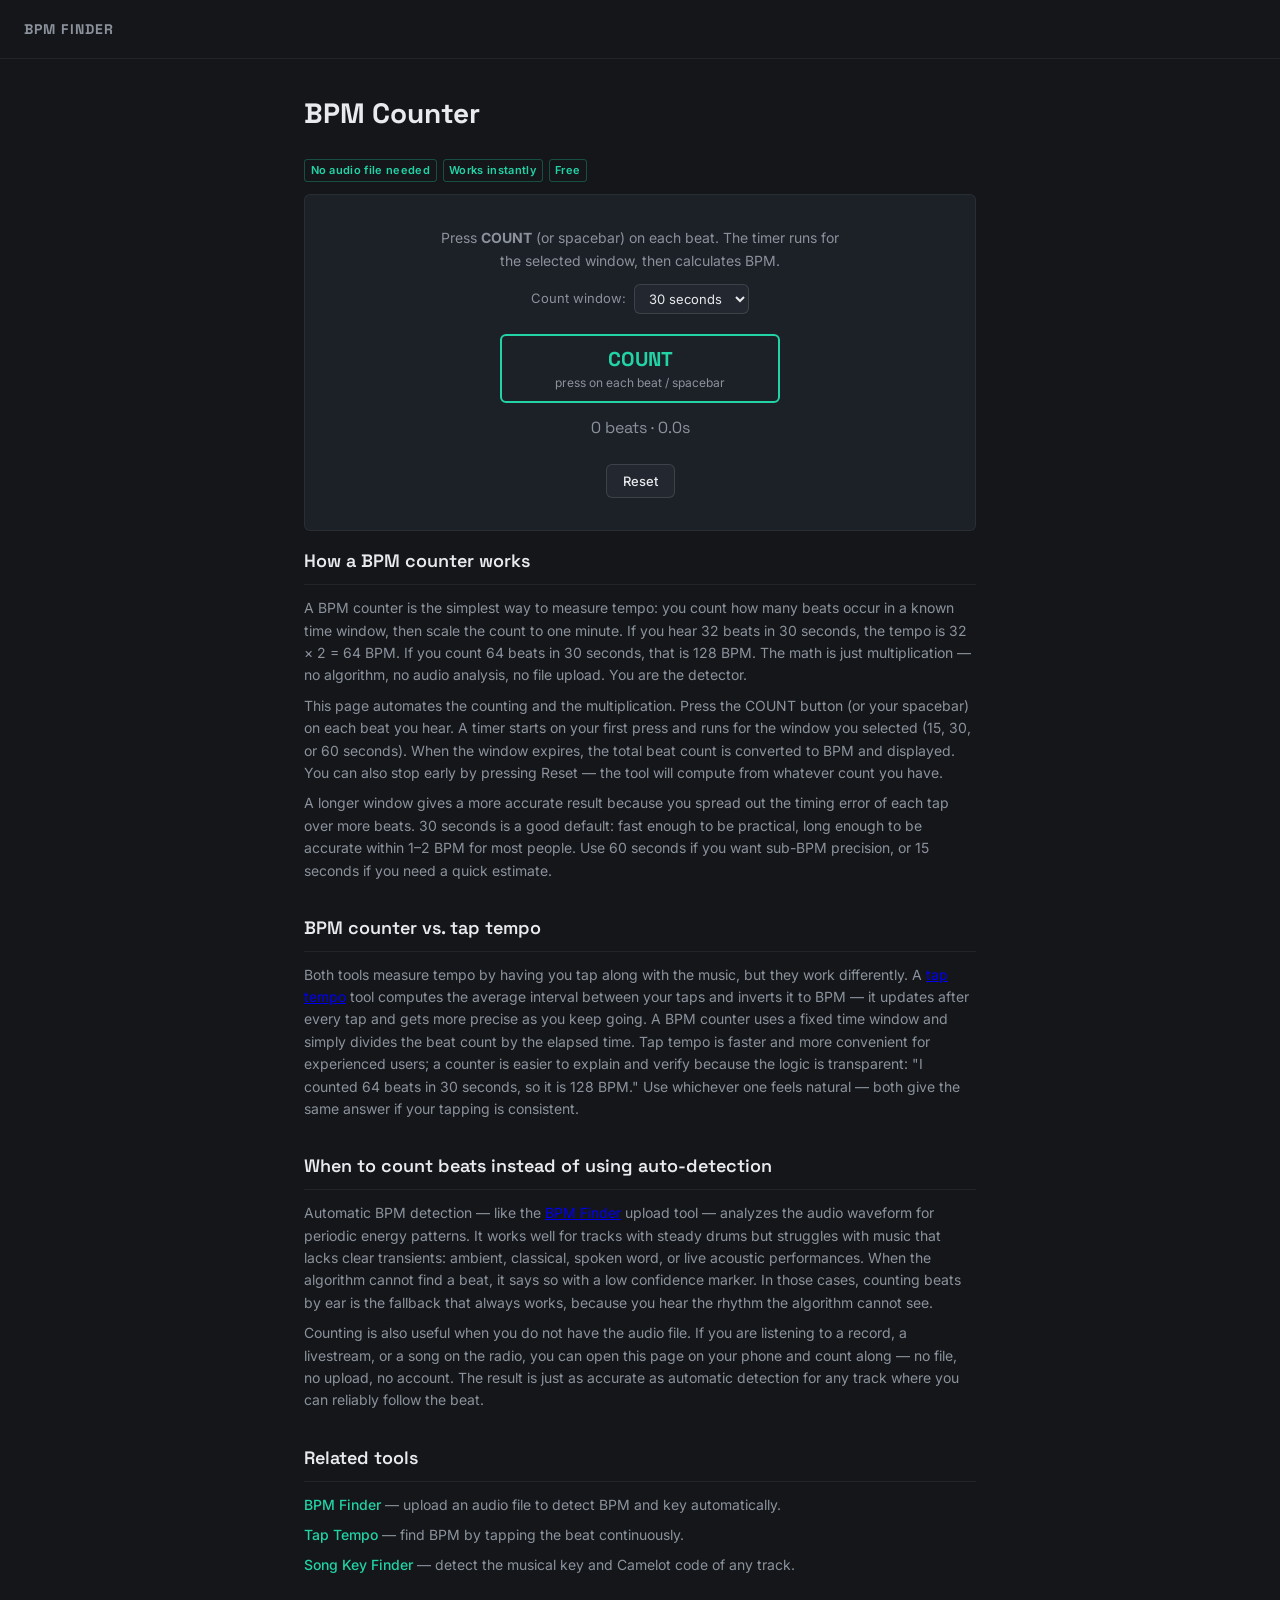
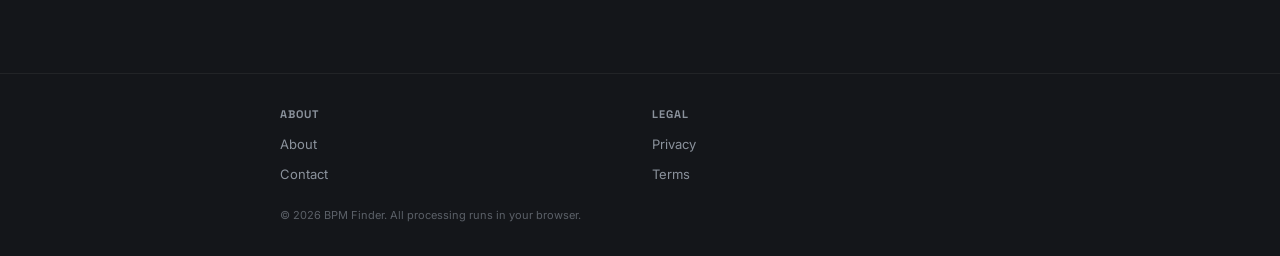
<file: bpm-counter/index.html>
<!DOCTYPE html>
<html lang="en">
<head>
  <meta charset="UTF-8">
  <meta name="viewport" content="width=device-width, initial-scale=1">
  <title>BPM Counter — Count Beats to Measure Tempo Online, Free</title>
  <meta name="description" content="Free online BPM counter. Count the beats in any song for a set time window, then get the tempo in beats per minute. Runs in your browser, no upload needed.">
  <link rel="canonical" href="https://getbpmfinder.com/bpm-counter/">
  <meta property="og:type" content="website">
  <meta property="og:site_name" content="BPM Finder">
  <meta property="og:title" content="BPM Counter — Count Beats to Measure Tempo">
  <meta property="og:description" content="Count the beats in any song for a fixed time window to find the BPM. Free, instant, no upload.">
  <meta property="og:url" content="https://getbpmfinder.com/bpm-counter/">
  <meta property="og:image" content="https://getbpmfinder.com/og-image.png">
  <meta name="twitter:card" content="summary_large_image">
  <meta name="twitter:title" content="BPM Counter — Count Beats to Measure Tempo">
  <meta name="twitter:description" content="Count the beats in any song for a fixed time window to find the BPM. Free, no upload.">
  <meta name="twitter:image" content="https://getbpmfinder.com/og-image.png">
  <link rel="icon" href="data:image/svg+xml,%3Csvg xmlns='http://www.w3.org/2000/svg' viewBox='0 0 32 32'%3E%3Crect width='32' height='32' rx='6' fill='%2314161a'/%3E%3Ctext x='16' y='21' font-family='monospace' font-size='12' font-weight='bold' fill='%23ff5c2b' text-anchor='middle'%3ECNT%3C/text%3E%3C/svg%3E">
  <link rel="preconnect" href="https://fonts.googleapis.com">
  <link rel="preconnect" href="https://fonts.gstatic.com" crossorigin>
  <link href="https://fonts.googleapis.com/css2?family=Inter:wght@400;500;600&family=Space+Grotesk:wght=600;700&display=swap" rel="stylesheet" media="print" onload="this.media='all'">
  <noscript><link href="https://fonts.googleapis.com/css2?family=Inter:wght@400;500;600&family=Space+Grotesk:wght=600;700&display=swap" rel="stylesheet"></noscript>
  <link rel="stylesheet" href="/style.css">
  <script type="application/ld+json">
  {
    "@context": "https://schema.org",
    "@type": "WebApplication",
    "name": "BPM Counter",
    "url": "https://getbpmfinder.com/bpm-counter/",
    "applicationCategory": "MultimediaApplication",
    "operatingSystem": "Any",
    "offers": { "@type": "Offer", "price": "0", "priceCurrency": "USD" },
    "description": "Count beats over a fixed time window to find the BPM of any song. Free, runs in your browser."
  }
  </script>
</head>
<body>

<header class="site-header">
  <a href="/" class="site-logo">BPM Finder</a>
</header>

<main>
  <h1>BPM Counter</h1>

  <div class="trust-badges" aria-label="Key promises">
    <span>No audio file needed</span>
    <span>Works instantly</span>
    <span>Free</span>
  </div>

  <section class="tap-tool-panel" aria-label="BPM counter tool">
    <p class="counter-instructions">Press <strong>COUNT</strong> (or spacebar) on each beat. The timer runs for the selected window, then calculates BPM.</p>
    <div class="counter-controls">
      <label class="counter-label" for="windowSelect">Count window:</label>
      <select id="windowSelect" class="counter-select">
        <option value="15">15 seconds</option>
        <option value="30" selected>30 seconds</option>
        <option value="60">60 seconds</option>
      </select>
    </div>
    <button class="tap-btn tap-btn-big" id="countBtn" type="button" aria-label="Count a beat">COUNT<br><span class="tap-btn-sub">press on each beat / spacebar</span></button>
    <div class="counter-status" id="counterStatus">
      <span id="countDisplay">0</span> beats · <span id="timeDisplay">0.0</span>s
    </div>
    <div class="tap-controls">
      <button class="btn" id="resetBtn" type="button">Reset</button>
    </div>
  </section>

  <section id="counterResults" class="tool-results-panel hidden" aria-label="Counter result" aria-live="polite">
    <div class="bpm-readout">
      <span class="bpm-tick-top" aria-hidden="true"></span>
      <div class="bpm-number" id="bpmNumber">—</div>
      <span class="bpm-tick-bottom" aria-hidden="true"></span>
      <span class="bpm-unit">BPM</span>
    </div>
    <div class="result-details">
      <div class="result-item"><span class="result-label">Beats counted</span><span class="result-value" id="beatsValue">—</span></div>
      <div class="result-item"><span class="result-label">Window</span><span class="result-value" id="windowValue">—</span></div>
    </div>
  </section>

  <section class="info-section">
    <h2>How a BPM counter works</h2>
    <p>A BPM counter is the simplest way to measure tempo: you count how many beats occur in a known time window, then scale the count to one minute. If you hear 32 beats in 30 seconds, the tempo is 32 × 2 = 64 BPM. If you count 64 beats in 30 seconds, that is 128 BPM. The math is just multiplication — no algorithm, no audio analysis, no file upload. You are the detector.</p>
    <p>This page automates the counting and the multiplication. Press the COUNT button (or your spacebar) on each beat you hear. A timer starts on your first press and runs for the window you selected (15, 30, or 60 seconds). When the window expires, the total beat count is converted to BPM and displayed. You can also stop early by pressing Reset — the tool will compute from whatever count you have.</p>
    <p>A longer window gives a more accurate result because you spread out the timing error of each tap over more beats. 30 seconds is a good default: fast enough to be practical, long enough to be accurate within 1–2 BPM for most people. Use 60 seconds if you want sub-BPM precision, or 15 seconds if you need a quick estimate.</p>
  </section>

  <section class="info-section">
    <h2>BPM counter vs. tap tempo</h2>
    <p>Both tools measure tempo by having you tap along with the music, but they work differently. A <a href="/tap-tempo/">tap tempo</a> tool computes the average interval between your taps and inverts it to BPM — it updates after every tap and gets more precise as you keep going. A BPM counter uses a fixed time window and simply divides the beat count by the elapsed time. Tap tempo is faster and more convenient for experienced users; a counter is easier to explain and verify because the logic is transparent: "I counted 64 beats in 30 seconds, so it is 128 BPM." Use whichever one feels natural — both give the same answer if your tapping is consistent.</p>
  </section>

  <section class="info-section">
    <h2>When to count beats instead of using auto-detection</h2>
    <p>Automatic BPM detection — like the <a href="/">BPM Finder</a> upload tool — analyzes the audio waveform for periodic energy patterns. It works well for tracks with steady drums but struggles with music that lacks clear transients: ambient, classical, spoken word, or live acoustic performances. When the algorithm cannot find a beat, it says so with a low confidence marker. In those cases, counting beats by ear is the fallback that always works, because you hear the rhythm the algorithm cannot see.</p>
    <p>Counting is also useful when you do not have the audio file. If you are listening to a record, a livestream, or a song on the radio, you can open this page on your phone and count along — no file, no upload, no account. The result is just as accurate as automatic detection for any track where you can reliably follow the beat.</p>
  </section>

  <section class="info-section">
    <h2>Related tools</h2>
    <ul class="related-list">
      <li><a href="/">BPM Finder</a> — upload an audio file to detect BPM and key automatically.</li>
      <li><a href="/tap-tempo/">Tap Tempo</a> — find BPM by tapping the beat continuously.</li>
      <li><a href="/song-key-finder/">Song Key Finder</a> — detect the musical key and Camelot code of any track.</li>
    </ul>
  </section>
</main>

<footer class="site-footer">
  <div class="footer-inner">
    <div class="footer-col"><h3>About</h3><ul><li><a href="/about/">About</a></li><li><a href="/contact/">Contact</a></li></ul></div>
    <div class="footer-col"><h3>Legal</h3><ul><li><a href="/privacy/">Privacy</a></li><li><a href="/terms/">Terms</a></li></ul></div>
  </div>
  <p class="footer-copy">&copy; 2026 BPM Finder. All processing runs in your browser.</p>
</footer>

<script>
const countBtn = document.getElementById('countBtn');
const resetBtn = document.getElementById('resetBtn');
const windowSelect = document.getElementById('windowSelect');
const countDisplay = document.getElementById('countDisplay');
const timeDisplay = document.getElementById('timeDisplay');
const counterResults = document.getElementById('counterResults');
const bpmNumber = document.getElementById('bpmNumber');
const beatsValue = document.getElementById('beatsValue');
const windowValue = document.getElementById('windowValue');

let beatCount = 0;
let startTime = null;
let timerInterval = null;
let windowSec = 30;

windowSelect.addEventListener('change', () => { windowSec = parseInt(windowSelect.value, 10); });

function finishCounting() {
  clearInterval(timerInterval);
  if (beatCount < 2) { resetCounter(); return; }
  const elapsed = (performance.now() - startTime) / 1000;
  const bpm = Math.round((beatCount / elapsed) * 60);
  bpmNumber.textContent = bpm;
  beatsValue.textContent = beatCount;
  windowValue.textContent = elapsed.toFixed(1) + 's';
  counterResults.classList.remove('hidden');
  countBtn.disabled = true;
}

function resetCounter() {
  beatCount = 0; startTime = null;
  clearInterval(timerInterval);
  countDisplay.textContent = '0';
  timeDisplay.textContent = '0.0';
  counterResults.classList.add('hidden');
  countBtn.disabled = false;
}

function registerBeat() {
  if (countBtn.disabled) return;
  const now = performance.now();
  if (beatCount === 0) {
    startTime = now;
    timerInterval = setInterval(() => {
      const elapsed = (performance.now() - startTime) / 1000;
      timeDisplay.textContent = elapsed.toFixed(1);
      if (elapsed >= windowSec) finishCounting();
    }, 100);
  }
  beatCount++;
  countDisplay.textContent = beatCount;
  const elapsed = (now - startTime) / 1000;
  timeDisplay.textContent = elapsed.toFixed(1);
  if (elapsed >= windowSec) finishCounting();
}

countBtn.addEventListener('click', registerBeat);
resetBtn.addEventListener('click', resetCounter);
document.addEventListener('keydown', e => {
  if (e.code !== 'Space') return;
  if (e.target === document.body || e.target === countBtn) { e.preventDefault(); registerBeat(); }
});
</script>
</body>
</html>
</file>
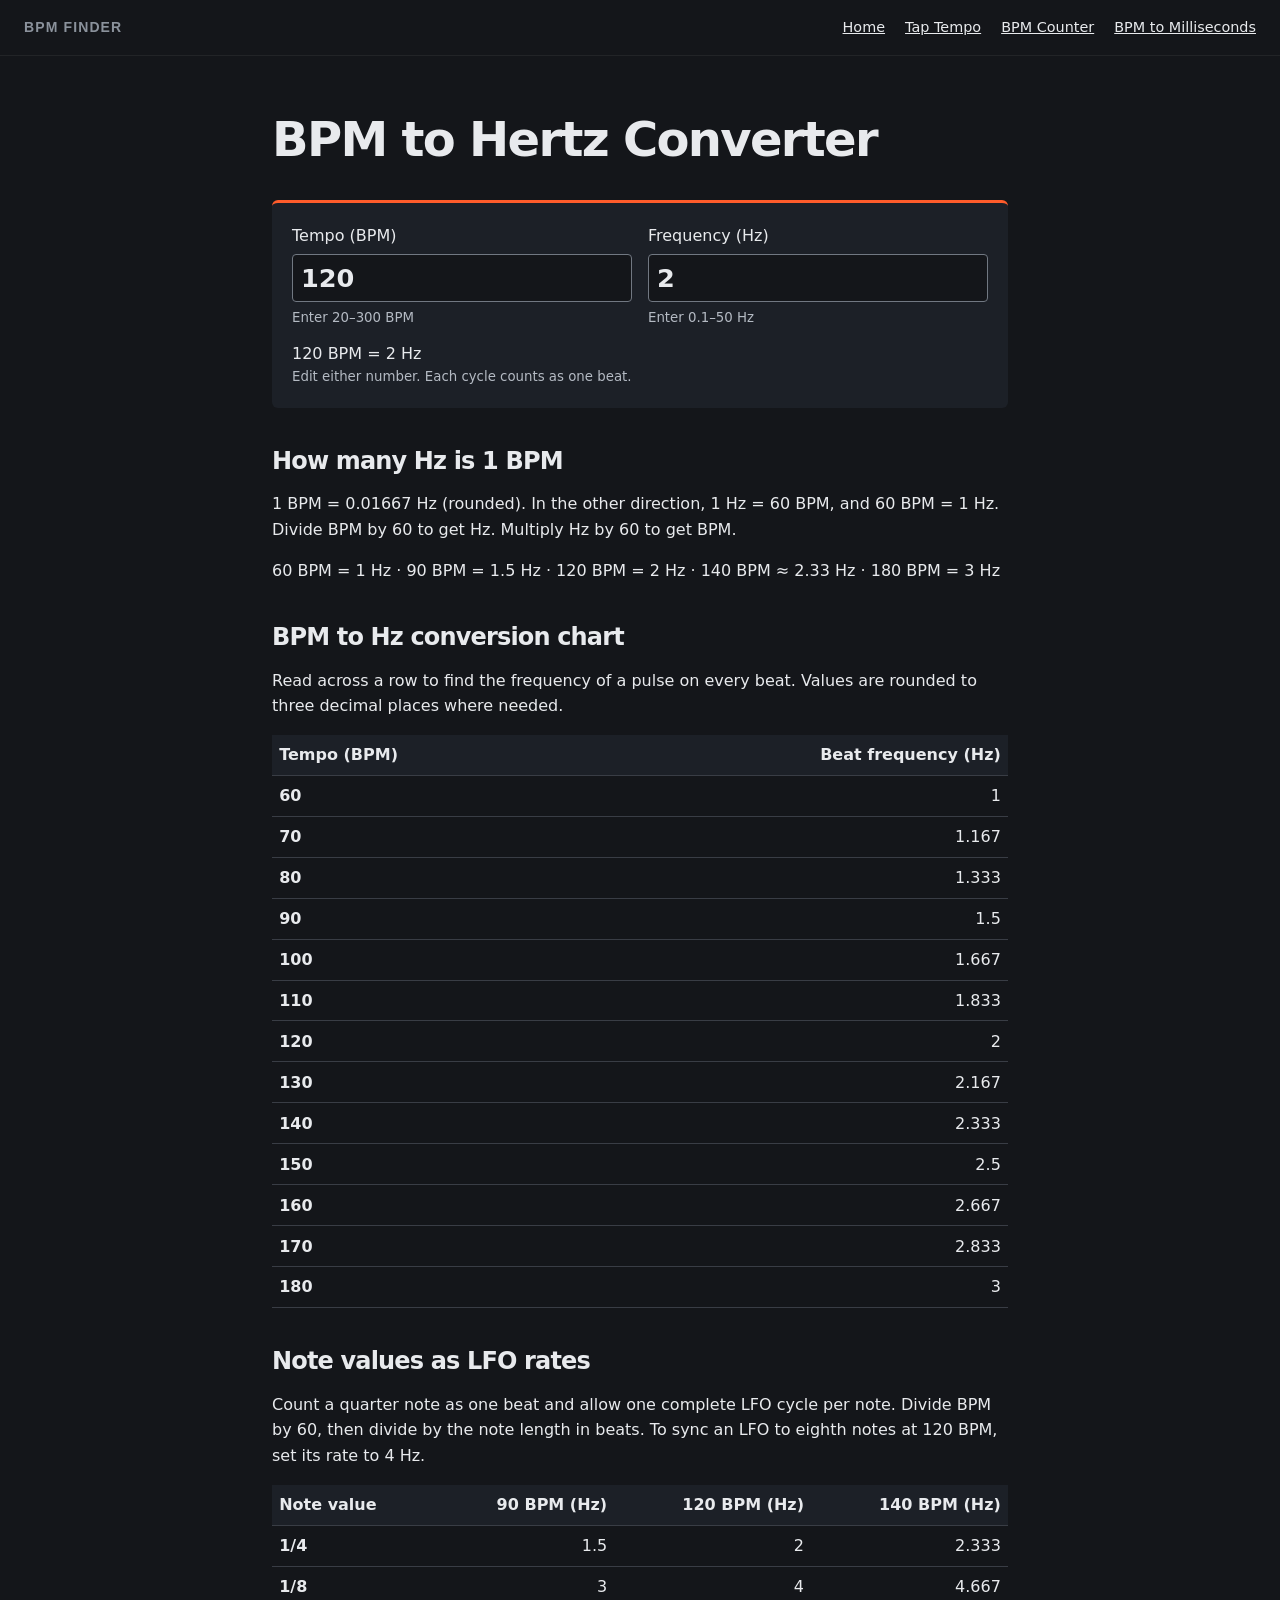
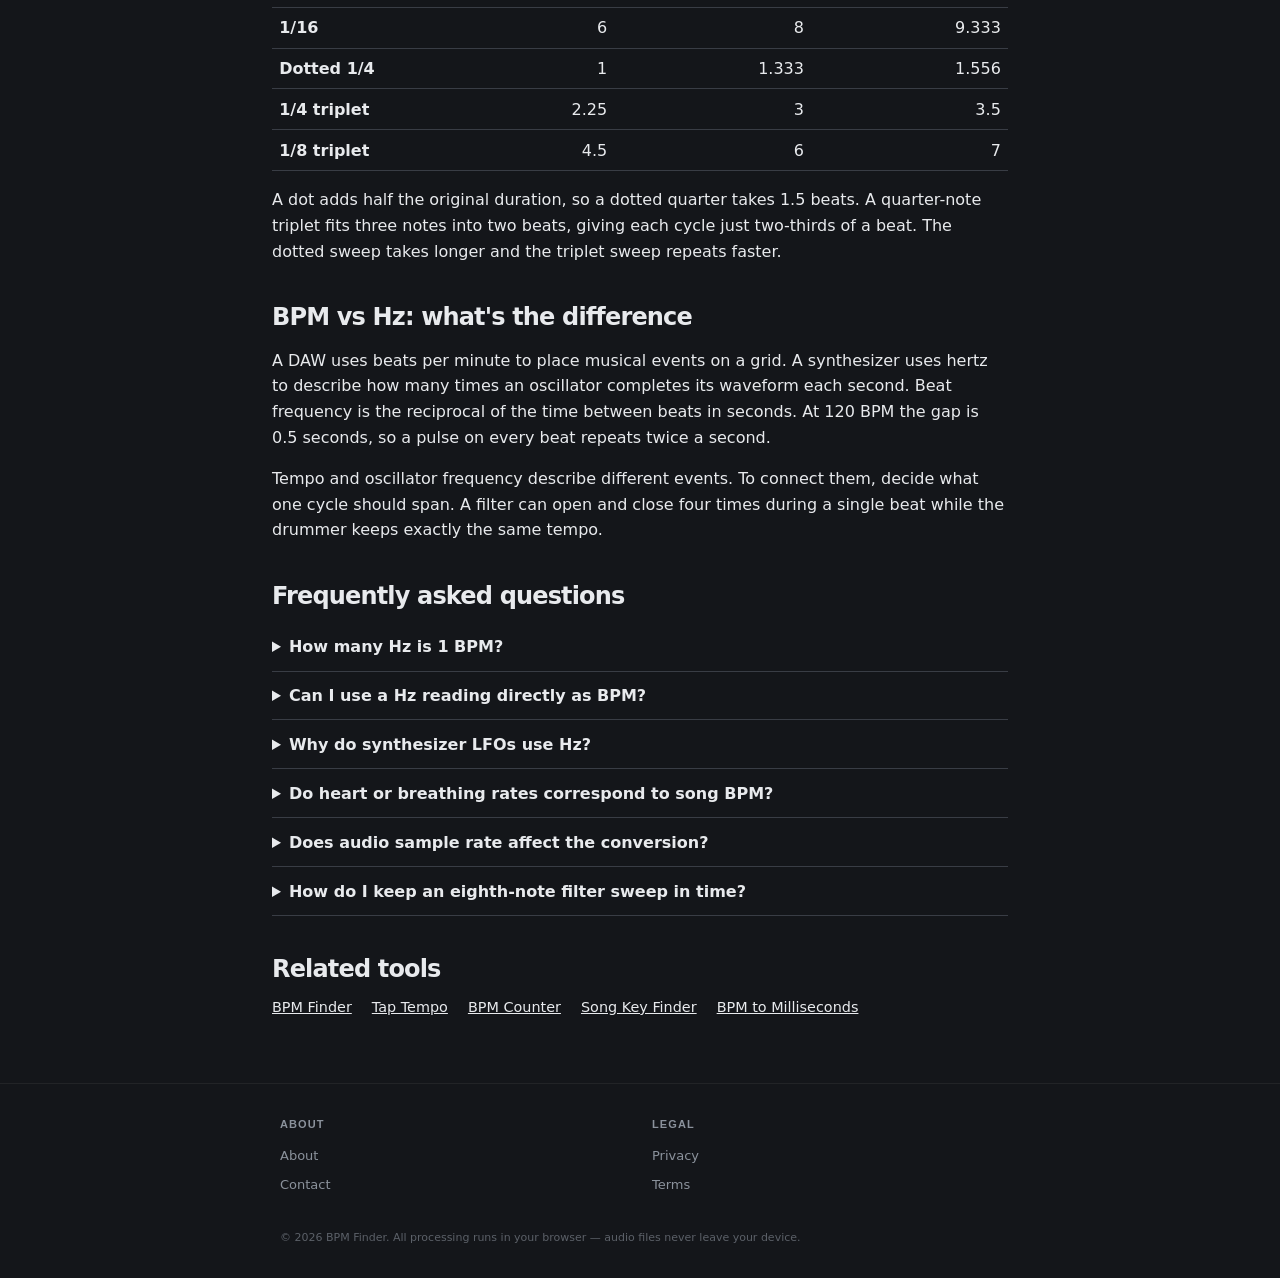
<file: bpm-to-hertz/index.html>
<!doctype html>
<html lang="en">
<head>
<meta charset="utf-8">
<meta name="viewport" content="width=device-width, initial-scale=1">
<title>BPM to Hz (Hertz) Converter and LFO Rate Chart | BPM Finder</title>
<meta name="description" content="Convert BPM to hertz or Hz to BPM instantly in your browser. This free calculator works locally and includes a tempo chart and note-synced LFO rates.">
<link rel="canonical" href="https://getbpmfinder.com/bpm-to-hertz/">
<script type="application/ld+json">{
  "@context": "https://schema.org",
  "@graph": [
    {
      "@type": "WebApplication",
      "name": "BPM to Hertz Converter",
      "url": "https://getbpmfinder.com/bpm-to-hertz/",
      "applicationCategory": "MultimediaApplication",
      "operatingSystem": "Any",
      "offers": {
        "@type": "Offer",
        "price": "0",
        "priceCurrency": "USD"
      }
    },
    {
      "@type": "FAQPage",
      "mainEntity": [
        {
          "@type": "Question",
          "name": "How many Hz is 1 BPM?",
          "acceptedAnswer": {
            "@type": "Answer",
            "text": "One beat per minute is one cycle every 60 seconds. Its frequency is 1/60 Hz, approximately 0.01667 Hz. Keep the fraction when you need an exact value."
          }
        },
        {
          "@type": "Question",
          "name": "Can I use a Hz reading directly as BPM?",
          "acceptedAnswer": {
            "@type": "Answer",
            "text": "Multiply the reading by 60 if each cycle represents one beat. For example, a light flashing twice a second marks 120 beats per minute if you count every flash."
          }
        },
        {
          "@type": "Question",
          "name": "Why do synthesizer LFOs use Hz?",
          "acceptedAnswer": {
            "@type": "Answer",
            "text": "An LFO can run at a fixed speed even when no song clock is available. A rate in Hz tells you how often its waveform repeats. Tempo sync instead lets you select a musical division that follows project tempo changes."
          }
        },
        {
          "@type": "Question",
          "name": "Do heart or breathing rates correspond to song BPM?",
          "acceptedAnswer": {
            "@type": "Answer",
            "text": "You can express any of these counts per minute or per second. Matching the numbers only compares timing. A song tempo alone tells you nothing about an individual listener’s heart or breathing rate."
          }
        },
        {
          "@type": "Question",
          "name": "Does audio sample rate affect the conversion?",
          "acceptedAnswer": {
            "@type": "Answer",
            "text": "No. Sample rate counts digital measurements of audio per second. Changing a recording session from 44.1 kHz to 48 kHz leaves the calculation for a given song tempo unchanged."
          }
        },
        {
          "@type": "Question",
          "name": "How do I keep an eighth-note filter sweep in time?",
          "acceptedAnswer": {
            "@type": "Answer",
            "text": "At 120 BPM, a beat lasts half a second. An eighth note lasts a quarter of a second, so set the LFO to 4 Hz. To align the start of each sweep with the grid, also check the synth’s phase or retrigger setting."
          }
        }
      ]
    },
    {
      "@type": "BreadcrumbList",
      "itemListElement": [
        {
          "@type": "ListItem",
          "position": 1,
          "name": "Home",
          "item": "https://getbpmfinder.com/"
        },
        {
          "@type": "ListItem",
          "position": 2,
          "name": "BPM to Hertz",
          "item": "https://getbpmfinder.com/bpm-to-hertz/"
        }
      ]
    }
  ]
}</script>
<style>
:root {
  --bg: #14161a;
  --card: #1c2027;
  --card-hover: #23272f;
  --text: #e8eaed;
  --text-muted: #8b929c;
  --accent: #ff5c2b;
  --accent2: #22d3a6;
  --radius: 6px;
  --font-heading: 'Space Grotesk', sans-serif;
  --font-body: 'Inter', sans-serif;
  --transition: 0.2s ease;
}
.site-header {
  padding: 1rem 1.5rem;
  border-bottom: 1px solid rgba(255,255,255,0.06);
}
.site-logo {
  font-family: var(--font-heading);
  font-size: 0.875rem;
  font-weight: 700;
  letter-spacing: 0.08em;
  text-transform: uppercase;
  color: var(--text-muted);
  text-decoration: none;
  transition: color var(--transition);
}
.site-logo:hover {
  color: var(--text);
}
.site-footer {
  border-top: 1px solid rgba(255,255,255,0.06);
  padding: 2rem 1.5rem;
}
.footer-inner {
  max-width: 720px;
  margin: 0 auto;
  display: grid;
  grid-template-columns: 1fr 1fr;
  gap: 1.5rem;
}
.footer-col h3 {
  font-family: var(--font-heading);
  font-size: 0.6875rem;
  text-transform: uppercase;
  letter-spacing: 0.1em;
  color: var(--text-muted);
  margin-bottom: 0.5rem;
}
.footer-col ul {
  list-style: none;
}
.footer-col li {
  margin-bottom: 0.25rem;
}
.footer-col a {
  font-size: 0.8125rem;
  color: var(--text-muted);
  text-decoration: none;
  transition: color var(--transition);
}
.footer-col a:hover {
  color: var(--text);
}
.footer-copy {
  max-width: 720px;
  margin: 1rem auto 0;
  font-size: 0.6875rem;
  color: var(--text-muted);
  opacity: 0.6;
}
* { box-sizing:border-box; }
body { margin:0; background:var(--bg); color:var(--text); font:1rem/1.6 system-ui,sans-serif; }
.site-header, nav { display:flex; align-items:center; flex-wrap:wrap; gap:.5rem 1.25rem; }
.site-header { justify-content:space-between; }
nav a { color:var(--text); font-size:.9rem; }
main { max-width:48rem; margin:auto; padding:1.5rem 1rem 4rem; }
h1,h2 { line-height:1.15; letter-spacing:-.035em; }
h1 { font-size:clamp(2rem,6vw,3rem); }
h2 { margin:2.5rem 0 .75rem; }
.card { background:var(--card); border-top:3px solid var(--accent); padding:1.25rem; border-radius:6px; }
.fields { display:grid; grid-template-columns:1fr 1fr; gap:1rem; }
label,small { display:block; }
input { width:100%; margin:.35rem 0; padding:.5rem; background:var(--bg); color:var(--text); border:1px solid #717882; border-radius:4px; font:600 1.6rem system-ui; }
small { color:#b4bac3; }
#status { margin:.75rem 0 0; }
table { border-collapse:collapse; width:100%; font-variant-numeric:tabular-nums; }
th,td { padding:.45rem; text-align:right; border-bottom:1px solid #393d45; }
th:first-child { text-align:left; }
thead { background:var(--card); }
summary { cursor:pointer; font-weight:600; }
details { border-bottom:1px solid #393d45; padding:.7rem 0; }
.footer-col ul,.footer-col h3 { padding:0; margin-top:0; }
@media(max-width:600px) { .footer-inner { grid-template-columns:1fr; } }
</style>
</head>
<body>
<header class="site-header">
<a href="/" class="site-logo">BPM Finder</a>
<nav aria-label="Main navigation"><a href="/">Home</a><a href="/tap-tempo/">Tap Tempo</a><a href="/bpm-counter/">BPM Counter</a><a href="/bpm-to-milliseconds/">BPM to Milliseconds</a></nav>
</header>
<main>
<h1>BPM to Hertz Converter</h1>
<div class="card">
<div class="fields">
<label>Tempo (BPM)<input id="bpm" type="number" step="any" min="20" max="300" value="120" aria-describedby="bpm-help status"><small id="bpm-help">Enter 20–300 BPM</small></label>
<label>Frequency (Hz)<input id="hz" type="number" step="any" min="0.1" max="50" value="2" aria-describedby="hz-help status"><small id="hz-help">Enter 0.1–50 Hz</small></label>
</div>
<p id="status" role="status">120 BPM = 2 Hz</p>
<small>Edit either number. Each cycle counts as one beat.</small>
<noscript>Enable JavaScript for live conversion, or use the charts below.</noscript>
</div>
<h2>How many Hz is 1 BPM</h2>
<p>1 BPM = 0.01667 Hz (rounded). In the other direction, 1 Hz = 60 BPM, and 60 BPM = 1 Hz. Divide BPM by 60 to get Hz. Multiply Hz by 60 to get BPM.</p>
<p>60 BPM = 1 Hz · 90 BPM = 1.5 Hz · 120 BPM = 2 Hz · 140 BPM ≈ 2.33 Hz · 180 BPM = 3 Hz</p>
<h2>BPM to Hz conversion chart</h2>
<p>Read across a row to find the frequency of a pulse on every beat. Values are rounded to three decimal places where needed.</p>
<table><thead><tr><th scope="col">Tempo (BPM)</th><th scope="col">Beat frequency (Hz)</th></tr></thead><tbody>
<tr><th scope="row">60</th><td>1</td></tr>
<tr><th scope="row">70</th><td>1.167</td></tr>
<tr><th scope="row">80</th><td>1.333</td></tr>
<tr><th scope="row">90</th><td>1.5</td></tr>
<tr><th scope="row">100</th><td>1.667</td></tr>
<tr><th scope="row">110</th><td>1.833</td></tr>
<tr><th scope="row">120</th><td>2</td></tr>
<tr><th scope="row">130</th><td>2.167</td></tr>
<tr><th scope="row">140</th><td>2.333</td></tr>
<tr><th scope="row">150</th><td>2.5</td></tr>
<tr><th scope="row">160</th><td>2.667</td></tr>
<tr><th scope="row">170</th><td>2.833</td></tr>
<tr><th scope="row">180</th><td>3</td></tr>
</tbody></table>
<h2>Note values as LFO rates</h2>
<p>Count a quarter note as one beat and allow one complete LFO cycle per note. Divide BPM by 60, then divide by the note length in beats. To sync an LFO to eighth notes at 120 BPM, set its rate to 4 Hz.</p>
<table><thead><tr><th scope="col">Note value</th><th scope="col">90 BPM (Hz)</th><th scope="col">120 BPM (Hz)</th><th scope="col">140 BPM (Hz)</th></tr></thead><tbody>
<tr><th scope="row">1/4</th><td>1.5</td><td>2</td><td>2.333</td></tr>
<tr><th scope="row">1/8</th><td>3</td><td>4</td><td>4.667</td></tr>
<tr><th scope="row">1/16</th><td>6</td><td>8</td><td>9.333</td></tr>
<tr><th scope="row">Dotted 1/4</th><td>1</td><td>1.333</td><td>1.556</td></tr>
<tr><th scope="row">1/4 triplet</th><td>2.25</td><td>3</td><td>3.5</td></tr>
<tr><th scope="row">1/8 triplet</th><td>4.5</td><td>6</td><td>7</td></tr>
</tbody></table>
<p>A dot adds half the original duration, so a dotted quarter takes 1.5 beats. A quarter-note triplet fits three notes into two beats, giving each cycle just two-thirds of a beat. The dotted sweep takes longer and the triplet sweep repeats faster.</p>
<h2>BPM vs Hz: what's the difference</h2>
<p>A DAW uses beats per minute to place musical events on a grid. A synthesizer uses hertz to describe how many times an oscillator completes its waveform each second. Beat frequency is the reciprocal of the time between beats in seconds. At 120 BPM the gap is 0.5 seconds, so a pulse on every beat repeats twice a second.</p>
<p>Tempo and oscillator frequency describe different events. To connect them, decide what one cycle should span. A filter can open and close four times during a single beat while the drummer keeps exactly the same tempo.</p>
<h2>Frequently asked questions</h2>
<details><summary>How many Hz is 1 BPM?</summary><p>One beat per minute is one cycle every 60 seconds. Its frequency is 1/60 Hz, approximately 0.01667 Hz. Keep the fraction when you need an exact value.</p></details>
<details><summary>Can I use a Hz reading directly as BPM?</summary><p>Multiply the reading by 60 if each cycle represents one beat. For example, a light flashing twice a second marks 120 beats per minute if you count every flash.</p></details>
<details><summary>Why do synthesizer LFOs use Hz?</summary><p>An LFO can run at a fixed speed even when no song clock is available. A rate in Hz tells you how often its waveform repeats. Tempo sync instead lets you select a musical division that follows project tempo changes.</p></details>
<details><summary>Do heart or breathing rates correspond to song BPM?</summary><p>You can express any of these counts per minute or per second. Matching the numbers only compares timing. A song tempo alone tells you nothing about an individual listener’s heart or breathing rate.</p></details>
<details><summary>Does audio sample rate affect the conversion?</summary><p>No. Sample rate counts digital measurements of audio per second. Changing a recording session from 44.1 kHz to 48 kHz leaves the calculation for a given song tempo unchanged.</p></details>
<details><summary>How do I keep an eighth-note filter sweep in time?</summary><p>At 120 BPM, a beat lasts half a second. An eighth note lasts a quarter of a second, so set the LFO to 4 Hz. To align the start of each sweep with the grid, also check the synth’s phase or retrigger setting.</p></details>
<h2>Related tools</h2>
<nav aria-label="Related tools"><a href="/">BPM Finder</a><a href="/tap-tempo/">Tap Tempo</a><a href="/bpm-counter/">BPM Counter</a><a href="/song-key-finder/">Song Key Finder</a><a href="/bpm-to-milliseconds/">BPM to Milliseconds</a></nav>
</main>
<footer class="site-footer">
  <div class="footer-inner">
    <div class="footer-col">
      <h3>About</h3>
      <ul>
        <li><a href="/about/">About</a></li>
        <li><a href="/contact/">Contact</a></li>
      </ul>
    </div>
    <div class="footer-col">
      <h3>Legal</h3>
      <ul>
        <li><a href="/privacy/">Privacy</a></li>
        <li><a href="/terms/">Terms</a></li>
      </ul>
    </div>
  </div>
  <p class="footer-copy">&copy; 2026 BPM Finder. All processing runs in your browser — audio files never leave your device.</p>
</footer>
<script>
const bpm = document.getElementById('bpm');
const hz = document.getElementById('hz');
const statusLine = document.getElementById('status');
const format = new Intl.NumberFormat('en-US', {maximumFractionDigits: 3, useGrouping: false});

function convert(source, target, unit) {
  const value = source.valueAsNumber;
  const valid = Number.isFinite(value) && value >= Number(source.min) && value <= Number(source.max);
  source.setAttribute('aria-invalid', String(!valid));
  target.removeAttribute('aria-invalid');
  if (!valid) {
    target.value = '';
    statusLine.textContent = 'Enter a number from ' + source.min + ' to ' + source.max + ' ' + unit + '.';
    return;
  }
  const result = source === bpm ? value / 60 : value * 60;
  target.value = format.format(result);
  statusLine.textContent = bpm.value + ' BPM ' + (Number(target.value) === result ? '=' : '≈') + ' ' + hz.value + ' Hz';
}
bpm.addEventListener('input', () => convert(bpm, hz, 'BPM'));
hz.addEventListener('input', () => convert(hz, bpm, 'Hz'));
</script>
</body>
</html>
</file>
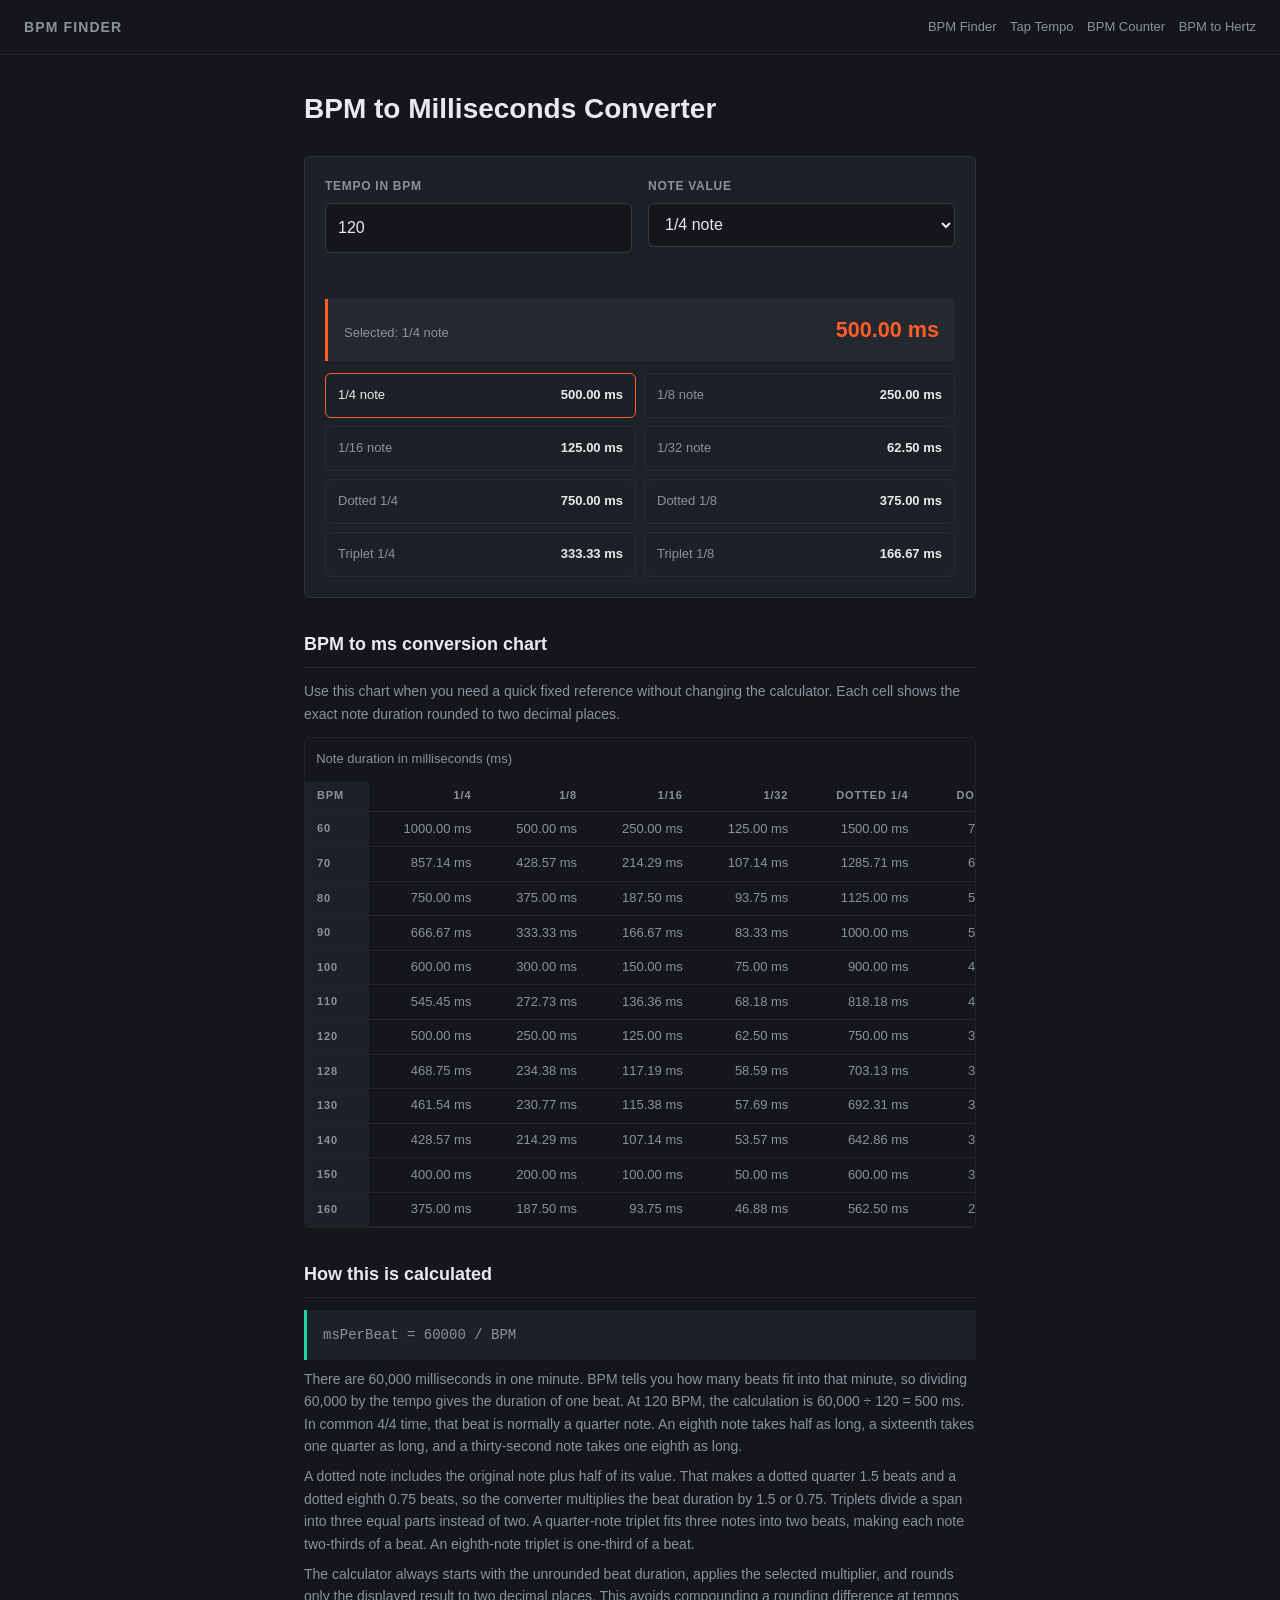
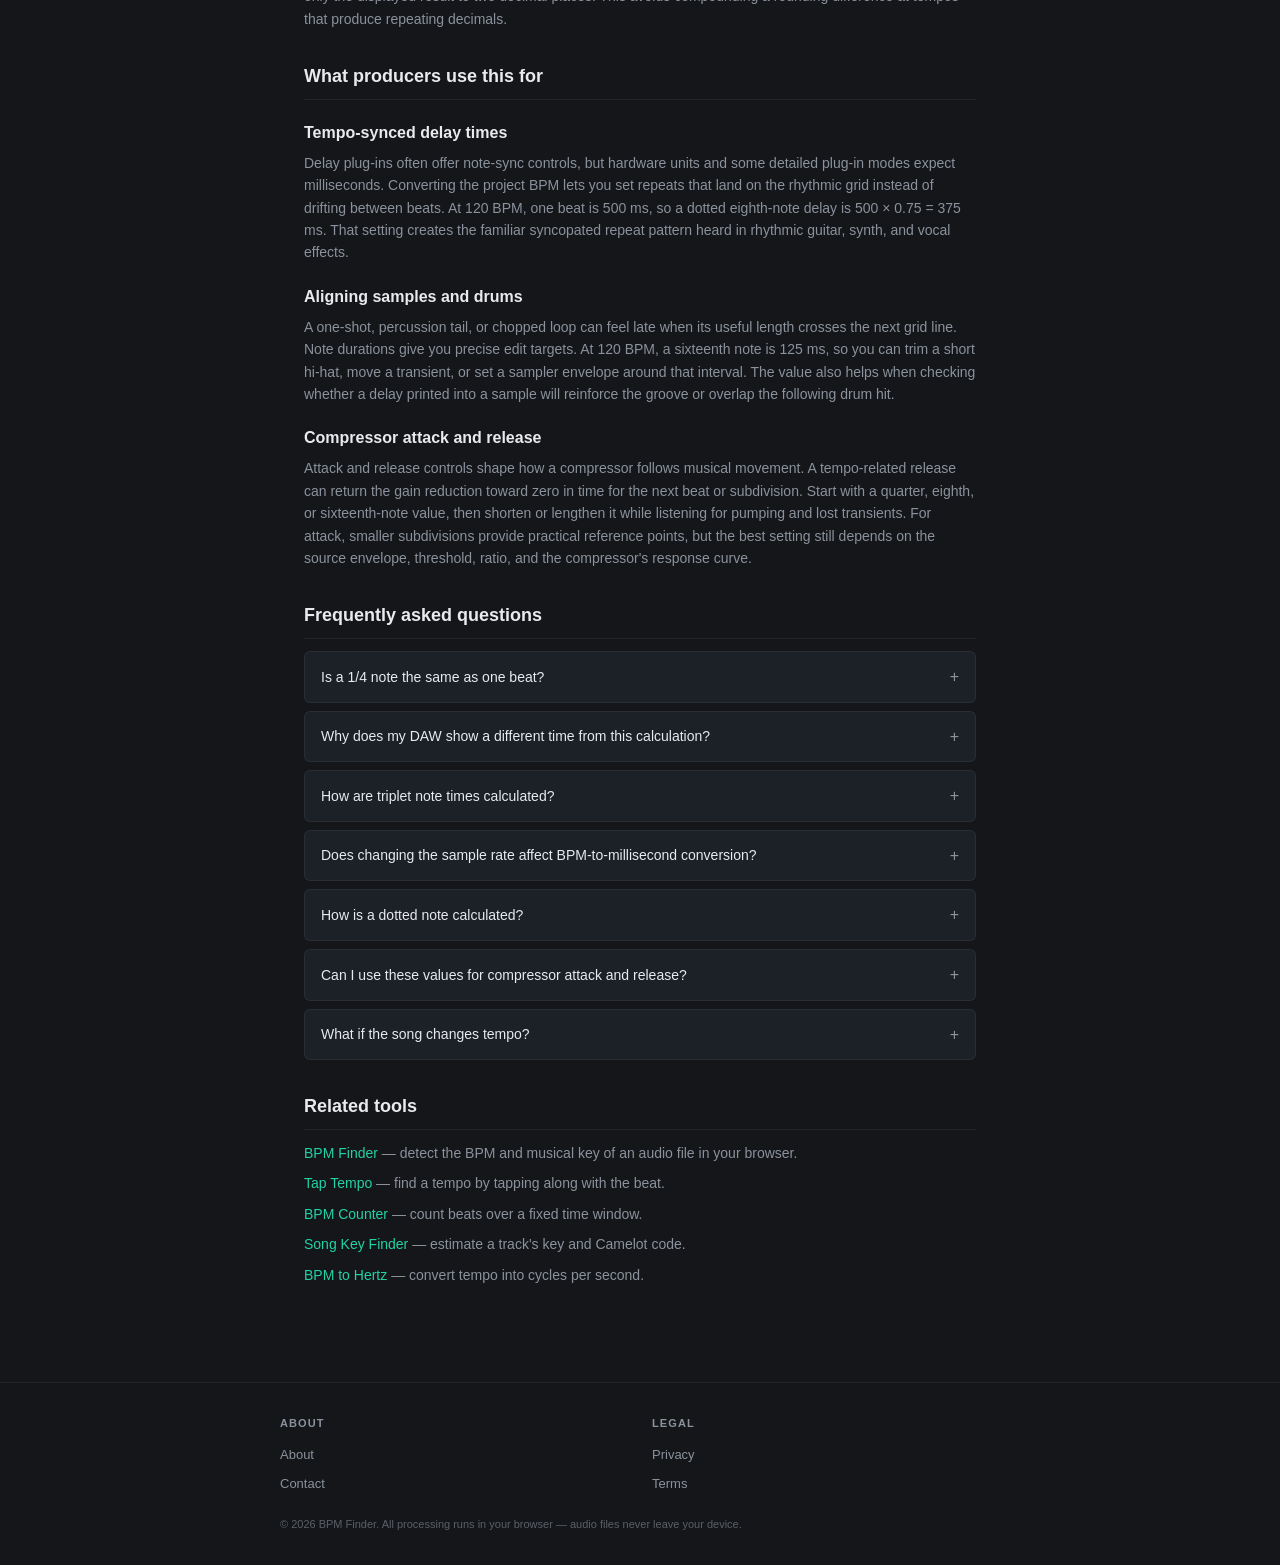
<file: bpm-to-milliseconds/index.html>
<!DOCTYPE html>
<html lang="en">
<head>
  <meta charset="UTF-8">
  <meta name="viewport" content="width=device-width, initial-scale=1">
  <title>BPM to milliseconds converter for delay times | Free</title>
  <meta name="description" content="Free BPM to milliseconds converter for delay, samples, and compressor timing. Runs locally in your browser with no signup or upload required.">
  <link rel="canonical" href="https://getbpmfinder.com/bpm-to-milliseconds/">
  <meta property="og:type" content="website">
  <meta property="og:site_name" content="BPM Finder">
  <meta property="og:title" content="BPM to milliseconds converter for delay times">
  <meta property="og:description" content="Convert BPM to note lengths in milliseconds for delay, sample alignment, and compressor timing. Free and calculated locally.">
  <meta property="og:url" content="https://getbpmfinder.com/bpm-to-milliseconds/">
  <meta property="og:image" content="https://getbpmfinder.com/og-image.png">
  <meta name="twitter:card" content="summary_large_image">
  <meta name="twitter:title" content="BPM to milliseconds converter for delay times">
  <meta name="twitter:description" content="Convert BPM to note lengths in milliseconds for delay, sample alignment, and compressor timing.">
  <meta name="twitter:image" content="https://getbpmfinder.com/og-image.png">
  <link rel="icon" href="data:image/svg+xml,%3Csvg xmlns='http://www.w3.org/2000/svg' viewBox='0 0 32 32'%3E%3Crect width='32' height='32' rx='6' fill='%2314161a'/%3E%3Ctext x='16' y='21' font-family='monospace' font-size='11' font-weight='bold' fill='%23ff5c2b' text-anchor='middle'%3EMS%3C/text%3E%3C/svg%3E">
  <link rel="stylesheet" href="/style.css">
  <style>
    .site-header {
      display: flex;
      align-items: center;
      justify-content: space-between;
      gap: 1rem;
    }

    .site-nav {
      display: flex;
      flex-wrap: wrap;
      justify-content: flex-end;
      gap: 0.85rem;
      font-size: 0.8125rem;
    }

    .site-nav a {
      color: var(--text-muted);
      text-decoration: none;
    }

    .site-nav a:hover,
    .site-nav a:focus-visible {
      color: var(--text);
    }

    .converter-panel {
      background: var(--card);
      border: 1px solid rgba(255,255,255,0.08);
      border-radius: var(--radius);
      padding: 1.25rem;
      margin-bottom: 2rem;
    }

    .converter-controls {
      display: grid;
      grid-template-columns: repeat(2, minmax(0, 1fr));
      gap: 1rem;
      margin-bottom: 1rem;
    }

    .converter-field {
      display: flex;
      flex-direction: column;
      gap: 0.4rem;
    }

    .converter-field label {
      color: var(--text-muted);
      font-size: 0.75rem;
      font-weight: 600;
      letter-spacing: 0.06em;
      text-transform: uppercase;
    }

    .converter-input,
    .converter-select {
      width: 100%;
      min-height: 44px;
      padding: 0.7rem 0.75rem;
      border: 1px solid rgba(255,255,255,0.14);
      border-radius: var(--radius);
      background: var(--bg);
      color: var(--text);
      font: inherit;
    }

    .converter-input:focus,
    .converter-select:focus {
      border-color: var(--accent);
      outline: 2px solid rgba(255,92,43,0.2);
      outline-offset: 1px;
    }

    .input-message {
      min-height: 1.4em;
      margin: 0 0 0.75rem;
      color: #ff9b7c;
      font-size: 0.8125rem;
    }

    .selected-result {
      display: flex;
      align-items: baseline;
      justify-content: space-between;
      gap: 1rem;
      padding: 0.85rem 1rem;
      margin-bottom: 0.75rem;
      border-left: 3px solid var(--accent);
      background: rgba(255,255,255,0.035);
    }

    .selected-result span:first-child {
      color: var(--text-muted);
      font-size: 0.8125rem;
    }

    .selected-result strong {
      color: var(--accent);
      font-family: var(--font-heading);
      font-size: 1.35rem;
    }

    .note-results {
      display: grid;
      grid-template-columns: repeat(2, minmax(0, 1fr));
      gap: 0.5rem;
      list-style: none;
      padding: 0;
      margin: 0;
    }

    .note-result {
      display: flex;
      justify-content: space-between;
      gap: 0.75rem;
      padding: 0.7rem 0.75rem;
      border: 1px solid rgba(255,255,255,0.06);
      border-radius: var(--radius);
      color: var(--text-muted);
      font-size: 0.8125rem;
    }

    .note-result output {
      color: var(--text);
      font-weight: 600;
      white-space: nowrap;
    }

    .note-result.is-selected {
      border-color: var(--accent);
      color: var(--text);
    }

    .results-invalid .note-result output,
    .results-invalid .selected-result strong {
      color: var(--text-muted);
    }

    .chart-wrap {
      overflow-x: auto;
      margin: 0.75rem 0;
      border: 1px solid rgba(255,255,255,0.06);
      border-radius: var(--radius);
    }

    .conversion-table {
      min-width: 980px;
      margin: 0;
      font-variant-numeric: tabular-nums;
    }

    .conversion-table caption {
      padding: 0.7rem;
      color: var(--text-muted);
      text-align: left;
      caption-side: top;
    }

    .conversion-table th,
    .conversion-table td {
      white-space: nowrap;
      text-align: right;
    }

    .conversion-table th:first-child,
    .conversion-table td:first-child {
      position: sticky;
      left: 0;
      z-index: 1;
      text-align: left;
      background: var(--card);
    }

    .use-case h3 {
      margin: 1.25rem 0 0.4rem;
      color: var(--text);
      font-size: 1rem;
    }

    .formula {
      padding: 0.85rem 1rem;
      border-left: 3px solid var(--accent2);
      background: var(--card);
      color: var(--text);
      font-family: ui-monospace, SFMono-Regular, Menlo, Monaco, Consolas, monospace;
      overflow-wrap: anywhere;
    }

    @media (max-width: 620px) {
      .site-header {
        align-items: flex-start;
        flex-direction: column;
      }

      .site-nav {
        justify-content: flex-start;
      }

      .converter-controls,
      .note-results {
        grid-template-columns: 1fr;
      }

      .selected-result {
        align-items: flex-start;
        flex-direction: column;
        gap: 0.25rem;
      }
    }
  </style>
  <script type="application/ld+json">
  {
    "@context": "https://schema.org",
    "@graph": [
      {
        "@type": "WebApplication",
        "@id": "https://getbpmfinder.com/bpm-to-milliseconds/#app",
        "name": "BPM to Milliseconds Converter",
        "url": "https://getbpmfinder.com/bpm-to-milliseconds/",
        "applicationCategory": "UtilitiesApplication",
        "operatingSystem": "Any",
        "offers": {
          "@type": "Offer",
          "price": "0",
          "priceCurrency": "USD"
        },
        "description": "Convert BPM into millisecond values for quarter, eighth, sixteenth, thirty-second, dotted, and triplet notes in your browser."
      },
      {
        "@type": "FAQPage",
        "@id": "https://getbpmfinder.com/bpm-to-milliseconds/#faq",
        "mainEntity": [
          {
            "@type": "Question",
            "name": "Is a quarter note the same as one beat?",
            "acceptedAnswer": {
              "@type": "Answer",
              "text": "In 4/4 time, the quarter note normally receives one beat, so a quarter note and one beat have the same duration. Other time signatures can assign the beat to a different note value, so check the meter and the DAW grid before treating them as identical."
            }
          },
          {
            "@type": "Question",
            "name": "Why does my DAW show a different time from this calculation?",
            "acceptedAnswer": {
              "@type": "Answer",
              "text": "A DAW or plug-in may display a rounded value, samples instead of milliseconds, or the final timing after latency compensation. Sample-rate conversion and plug-in delay compensation can change how a time is represented or when audio is heard, even though the BPM-to-millisecond value itself follows the same formula."
            }
          },
          {
            "@type": "Question",
            "name": "How are triplet note times calculated?",
            "acceptedAnswer": {
              "@type": "Answer",
              "text": "A quarter-note triplet fits three equal notes into the time normally occupied by two quarter notes, so multiply the beat duration by 2/3. An eighth-note triplet is half that duration, which is the beat duration multiplied by 1/3."
            }
          },
          {
            "@type": "Question",
            "name": "Does changing the sample rate affect BPM-to-millisecond conversion?",
            "acceptedAnswer": {
              "@type": "Answer",
              "text": "No. The conversion depends only on BPM and note value. Changing the sample rate changes how many digital samples occur during that millisecond duration, but it does not change the duration in milliseconds."
            }
          },
          {
            "@type": "Question",
            "name": "How is a dotted note calculated?",
            "acceptedAnswer": {
              "@type": "Answer",
              "text": "A dot adds half of the original note value. A dotted quarter note is one quarter note plus one eighth note, so it lasts 1.5 beats. A dotted eighth note lasts 0.75 of a beat."
            }
          },
          {
            "@type": "Question",
            "name": "Can I use these values for compressor attack and release?",
            "acceptedAnswer": {
              "@type": "Answer",
              "text": "Yes, these values provide tempo-related starting points for attack and release controls measured in milliseconds. The musical result still depends on the source, compressor design, threshold, and ratio, so adjust by ear after entering a calculated value."
            }
          },
          {
            "@type": "Question",
            "name": "What if the song changes tempo?",
            "acceptedAnswer": {
              "@type": "Answer",
              "text": "Use the BPM of the section where the effect or edit occurs. A single conversion cannot represent multiple tempos at once. For tempo maps, automate the plug-in time or use note-synced mode so the DAW follows each tempo change."
            }
          }
        ]
      },
      {
        "@type": "BreadcrumbList",
        "@id": "https://getbpmfinder.com/bpm-to-milliseconds/#breadcrumb",
        "itemListElement": [
          {
            "@type": "ListItem",
            "position": 1,
            "name": "Home",
            "item": "https://getbpmfinder.com/"
          },
          {
            "@type": "ListItem",
            "position": 2,
            "name": "BPM to Milliseconds",
            "item": "https://getbpmfinder.com/bpm-to-milliseconds/"
          }
        ]
      }
    ]
  }
  </script>
</head>
<body>

<header class="site-header">
  <a href="/" class="site-logo">BPM Finder</a>
  <nav class="site-nav" aria-label="Primary navigation">
    <a href="/">BPM Finder</a>
    <a href="/tap-tempo/">Tap Tempo</a>
    <a href="/bpm-counter/">BPM Counter</a>
    <a href="/bpm-to-hertz/">BPM to Hertz</a>
  </nav>
</header>

<main>
  <h1>BPM to Milliseconds Converter</h1>

  <section class="converter-panel" aria-label="BPM to milliseconds calculator">
    <div class="converter-controls">
      <div class="converter-field">
        <label for="bpmInput">Tempo in BPM</label>
        <input class="converter-input" id="bpmInput" name="bpm" type="number" min="20" max="300" step="0.01" value="120" inputmode="decimal" aria-describedby="bpmMessage">
      </div>
      <div class="converter-field">
        <label for="noteSelect">Note value</label>
        <select class="converter-select" id="noteSelect" name="note">
          <option value="quarter" selected>1/4 note</option>
          <option value="eighth">1/8 note</option>
          <option value="sixteenth">1/16 note</option>
          <option value="thirtySecond">1/32 note</option>
          <option value="dottedQuarter">Dotted 1/4</option>
          <option value="dottedEighth">Dotted 1/8</option>
          <option value="quarterTriplet">Triplet 1/4</option>
          <option value="eighthTriplet">Triplet 1/8</option>
        </select>
      </div>
    </div>

    <p class="input-message" id="bpmMessage" role="alert" aria-live="polite"></p>

    <div id="resultsCard" aria-live="polite">
      <div class="selected-result">
        <span id="selectedLabel">Selected: 1/4 note</span>
        <strong id="selectedValue">500.00 ms</strong>
      </div>
      <ul class="note-results" aria-label="All note values">
        <li class="note-result is-selected" data-note="quarter"><span>1/4 note</span><output id="quarterResult">500.00 ms</output></li>
        <li class="note-result" data-note="eighth"><span>1/8 note</span><output id="eighthResult">250.00 ms</output></li>
        <li class="note-result" data-note="sixteenth"><span>1/16 note</span><output id="sixteenthResult">125.00 ms</output></li>
        <li class="note-result" data-note="thirtySecond"><span>1/32 note</span><output id="thirtySecondResult">62.50 ms</output></li>
        <li class="note-result" data-note="dottedQuarter"><span>Dotted 1/4</span><output id="dottedQuarterResult">750.00 ms</output></li>
        <li class="note-result" data-note="dottedEighth"><span>Dotted 1/8</span><output id="dottedEighthResult">375.00 ms</output></li>
        <li class="note-result" data-note="quarterTriplet"><span>Triplet 1/4</span><output id="quarterTripletResult">333.33 ms</output></li>
        <li class="note-result" data-note="eighthTriplet"><span>Triplet 1/8</span><output id="eighthTripletResult">166.67 ms</output></li>
      </ul>
    </div>
  </section>

  <section class="info-section">
    <h2>BPM to ms conversion chart</h2>
    <p>Use this chart when you need a quick fixed reference without changing the calculator. Each cell shows the exact note duration rounded to two decimal places.</p>
    <div class="chart-wrap" tabindex="0" aria-label="Scrollable BPM conversion chart">
      <table class="bpm-table conversion-table">
        <caption>Note duration in milliseconds (ms)</caption>
        <thead>
          <tr>
            <th scope="col">BPM</th>
            <th scope="col">1/4</th>
            <th scope="col">1/8</th>
            <th scope="col">1/16</th>
            <th scope="col">1/32</th>
            <th scope="col">Dotted 1/4</th>
            <th scope="col">Dotted 1/8</th>
            <th scope="col">Triplet 1/4</th>
            <th scope="col">Triplet 1/8</th>
          </tr>
        </thead>
        <tbody>
          <tr><th scope="row">60</th><td>1000.00 ms</td><td>500.00 ms</td><td>250.00 ms</td><td>125.00 ms</td><td>1500.00 ms</td><td>750.00 ms</td><td>666.67 ms</td><td>333.33 ms</td></tr>
          <tr><th scope="row">70</th><td>857.14 ms</td><td>428.57 ms</td><td>214.29 ms</td><td>107.14 ms</td><td>1285.71 ms</td><td>642.86 ms</td><td>571.43 ms</td><td>285.71 ms</td></tr>
          <tr><th scope="row">80</th><td>750.00 ms</td><td>375.00 ms</td><td>187.50 ms</td><td>93.75 ms</td><td>1125.00 ms</td><td>562.50 ms</td><td>500.00 ms</td><td>250.00 ms</td></tr>
          <tr><th scope="row">90</th><td>666.67 ms</td><td>333.33 ms</td><td>166.67 ms</td><td>83.33 ms</td><td>1000.00 ms</td><td>500.00 ms</td><td>444.44 ms</td><td>222.22 ms</td></tr>
          <tr><th scope="row">100</th><td>600.00 ms</td><td>300.00 ms</td><td>150.00 ms</td><td>75.00 ms</td><td>900.00 ms</td><td>450.00 ms</td><td>400.00 ms</td><td>200.00 ms</td></tr>
          <tr><th scope="row">110</th><td>545.45 ms</td><td>272.73 ms</td><td>136.36 ms</td><td>68.18 ms</td><td>818.18 ms</td><td>409.09 ms</td><td>363.64 ms</td><td>181.82 ms</td></tr>
          <tr><th scope="row">120</th><td>500.00 ms</td><td>250.00 ms</td><td>125.00 ms</td><td>62.50 ms</td><td>750.00 ms</td><td>375.00 ms</td><td>333.33 ms</td><td>166.67 ms</td></tr>
          <tr><th scope="row">128</th><td>468.75 ms</td><td>234.38 ms</td><td>117.19 ms</td><td>58.59 ms</td><td>703.13 ms</td><td>351.56 ms</td><td>312.50 ms</td><td>156.25 ms</td></tr>
          <tr><th scope="row">130</th><td>461.54 ms</td><td>230.77 ms</td><td>115.38 ms</td><td>57.69 ms</td><td>692.31 ms</td><td>346.15 ms</td><td>307.69 ms</td><td>153.85 ms</td></tr>
          <tr><th scope="row">140</th><td>428.57 ms</td><td>214.29 ms</td><td>107.14 ms</td><td>53.57 ms</td><td>642.86 ms</td><td>321.43 ms</td><td>285.71 ms</td><td>142.86 ms</td></tr>
          <tr><th scope="row">150</th><td>400.00 ms</td><td>200.00 ms</td><td>100.00 ms</td><td>50.00 ms</td><td>600.00 ms</td><td>300.00 ms</td><td>266.67 ms</td><td>133.33 ms</td></tr>
          <tr><th scope="row">160</th><td>375.00 ms</td><td>187.50 ms</td><td>93.75 ms</td><td>46.88 ms</td><td>562.50 ms</td><td>281.25 ms</td><td>250.00 ms</td><td>125.00 ms</td></tr>
        </tbody>
      </table>
    </div>
  </section>

  <section class="info-section">
    <h2>How this is calculated</h2>
    <p class="formula">msPerBeat = 60000 / BPM</p>
    <p>There are 60,000 milliseconds in one minute. BPM tells you how many beats fit into that minute, so dividing 60,000 by the tempo gives the duration of one beat. At 120 BPM, the calculation is 60,000 ÷ 120 = 500 ms. In common 4/4 time, that beat is normally a quarter note. An eighth note takes half as long, a sixteenth takes one quarter as long, and a thirty-second note takes one eighth as long.</p>
    <p>A dotted note includes the original note plus half of its value. That makes a dotted quarter 1.5 beats and a dotted eighth 0.75 beats, so the converter multiplies the beat duration by 1.5 or 0.75. Triplets divide a span into three equal parts instead of two. A quarter-note triplet fits three notes into two beats, making each note two-thirds of a beat. An eighth-note triplet is one-third of a beat.</p>
    <p>The calculator always starts with the unrounded beat duration, applies the selected multiplier, and rounds only the displayed result to two decimal places. This avoids compounding a rounding difference at tempos that produce repeating decimals.</p>
  </section>

  <section class="info-section use-case">
    <h2>What producers use this for</h2>

    <h3>Tempo-synced delay times</h3>
    <p>Delay plug-ins often offer note-sync controls, but hardware units and some detailed plug-in modes expect milliseconds. Converting the project BPM lets you set repeats that land on the rhythmic grid instead of drifting between beats. At 120 BPM, one beat is 500 ms, so a dotted eighth-note delay is 500 × 0.75 = 375 ms. That setting creates the familiar syncopated repeat pattern heard in rhythmic guitar, synth, and vocal effects.</p>

    <h3>Aligning samples and drums</h3>
    <p>A one-shot, percussion tail, or chopped loop can feel late when its useful length crosses the next grid line. Note durations give you precise edit targets. At 120 BPM, a sixteenth note is 125 ms, so you can trim a short hi-hat, move a transient, or set a sampler envelope around that interval. The value also helps when checking whether a delay printed into a sample will reinforce the groove or overlap the following drum hit.</p>

    <h3>Compressor attack and release</h3>
    <p>Attack and release controls shape how a compressor follows musical movement. A tempo-related release can return the gain reduction toward zero in time for the next beat or subdivision. Start with a quarter, eighth, or sixteenth-note value, then shorten or lengthen it while listening for pumping and lost transients. For attack, smaller subdivisions provide practical reference points, but the best setting still depends on the source envelope, threshold, ratio, and the compressor's response curve.</p>
  </section>

  <section class="info-section faq-section">
    <h2>Frequently asked questions</h2>

    <details>
      <summary>Is a 1/4 note the same as one beat?</summary>
      <div class="faq-answer">In 4/4 time, the quarter note normally receives one beat, so a quarter note and one beat have the same duration. Other time signatures can assign the beat to a different note value, so check the meter and the DAW grid before treating them as identical.</div>
    </details>

    <details>
      <summary>Why does my DAW show a different time from this calculation?</summary>
      <div class="faq-answer">A DAW or plug-in may display a rounded value, samples instead of milliseconds, or the final timing after latency compensation. Sample-rate conversion and plug-in delay compensation can change how a time is represented or when audio is heard, even though the BPM-to-millisecond value itself follows the same formula.</div>
    </details>

    <details>
      <summary>How are triplet note times calculated?</summary>
      <div class="faq-answer">A quarter-note triplet fits three equal notes into the time normally occupied by two quarter notes, so multiply the beat duration by 2/3. An eighth-note triplet is half that duration, which is the beat duration multiplied by 1/3.</div>
    </details>

    <details>
      <summary>Does changing the sample rate affect BPM-to-millisecond conversion?</summary>
      <div class="faq-answer">No. The conversion depends only on BPM and note value. Changing the sample rate changes how many digital samples occur during that millisecond duration, but it does not change the duration in milliseconds.</div>
    </details>

    <details>
      <summary>How is a dotted note calculated?</summary>
      <div class="faq-answer">A dot adds half of the original note value. A dotted quarter note is one quarter note plus one eighth note, so it lasts 1.5 beats. A dotted eighth note lasts 0.75 of a beat.</div>
    </details>

    <details>
      <summary>Can I use these values for compressor attack and release?</summary>
      <div class="faq-answer">Yes, these values provide tempo-related starting points for attack and release controls measured in milliseconds. The musical result still depends on the source, compressor design, threshold, and ratio, so adjust by ear after entering a calculated value.</div>
    </details>

    <details>
      <summary>What if the song changes tempo?</summary>
      <div class="faq-answer">Use the BPM of the section where the effect or edit occurs. A single conversion cannot represent multiple tempos at once. For tempo maps, automate the plug-in time or use note-synced mode so the DAW follows each tempo change.</div>
    </details>
  </section>

  <section class="info-section">
    <h2>Related tools</h2>
    <ul class="related-list">
      <li><a href="/">BPM Finder</a> — detect the BPM and musical key of an audio file in your browser.</li>
      <li><a href="/tap-tempo/">Tap Tempo</a> — find a tempo by tapping along with the beat.</li>
      <li><a href="/bpm-counter/">BPM Counter</a> — count beats over a fixed time window.</li>
      <li><a href="/song-key-finder/">Song Key Finder</a> — estimate a track's key and Camelot code.</li>
      <li><a href="/bpm-to-hertz/">BPM to Hertz</a> — convert tempo into cycles per second.</li>
    </ul>
  </section>
</main>

<footer class="site-footer">
  <div class="footer-inner">
    <div class="footer-col">
      <h3>About</h3>
      <ul>
        <li><a href="/about/">About</a></li>
        <li><a href="/contact/">Contact</a></li>
      </ul>
    </div>
    <div class="footer-col">
      <h3>Legal</h3>
      <ul>
        <li><a href="/privacy/">Privacy</a></li>
        <li><a href="/terms/">Terms</a></li>
      </ul>
    </div>
  </div>
  <p class="footer-copy">&copy; 2026 BPM Finder. All processing runs in your browser — audio files never leave your device.</p>
</footer>

<script>
const bpmInput = document.getElementById('bpmInput');
const noteSelect = document.getElementById('noteSelect');
const bpmMessage = document.getElementById('bpmMessage');
const resultsCard = document.getElementById('resultsCard');
const selectedLabel = document.getElementById('selectedLabel');
const selectedValue = document.getElementById('selectedValue');

const noteValues = {
  quarter: { label: '1/4 note', multiplier: 1 },
  eighth: { label: '1/8 note', multiplier: 0.5 },
  sixteenth: { label: '1/16 note', multiplier: 0.25 },
  thirtySecond: { label: '1/32 note', multiplier: 0.125 },
  dottedQuarter: { label: 'Dotted 1/4', multiplier: 1.5 },
  dottedEighth: { label: 'Dotted 1/8', multiplier: 0.75 },
  quarterTriplet: { label: 'Triplet 1/4', multiplier: 2 / 3 },
  eighthTriplet: { label: 'Triplet 1/8', multiplier: 1 / 3 }
};

function showInvalidInput() {
  bpmMessage.textContent = 'Enter a valid BPM from 20 to 300.';
  resultsCard.classList.add('results-invalid');
  selectedValue.textContent = '—';

  Object.keys(noteValues).forEach((key) => {
    document.getElementById(key + 'Result').textContent = '—';
  });
}

function updateConverter() {
  const rawValue = bpmInput.value.trim();
  const bpm = Number(rawValue);

  if (rawValue === '' || !Number.isFinite(bpm) || bpm < 20 || bpm > 300) {
    showInvalidInput();
    return;
  }

  bpmMessage.textContent = '';
  resultsCard.classList.remove('results-invalid');
  const msPerBeat = 60000 / bpm;

  Object.entries(noteValues).forEach(([key, note]) => {
    const value = msPerBeat * note.multiplier;
    document.getElementById(key + 'Result').textContent = value.toFixed(2) + ' ms';
  });

  const selectedKey = noteSelect.value;
  const selectedNote = noteValues[selectedKey];
  selectedLabel.textContent = 'Selected: ' + selectedNote.label;
  selectedValue.textContent = (msPerBeat * selectedNote.multiplier).toFixed(2) + ' ms';

  document.querySelectorAll('.note-result').forEach((row) => {
    row.classList.toggle('is-selected', row.dataset.note === selectedKey);
  });
}

bpmInput.addEventListener('input', updateConverter);
noteSelect.addEventListener('change', updateConverter);
updateConverter();
</script>
</body>
</html>
</file>
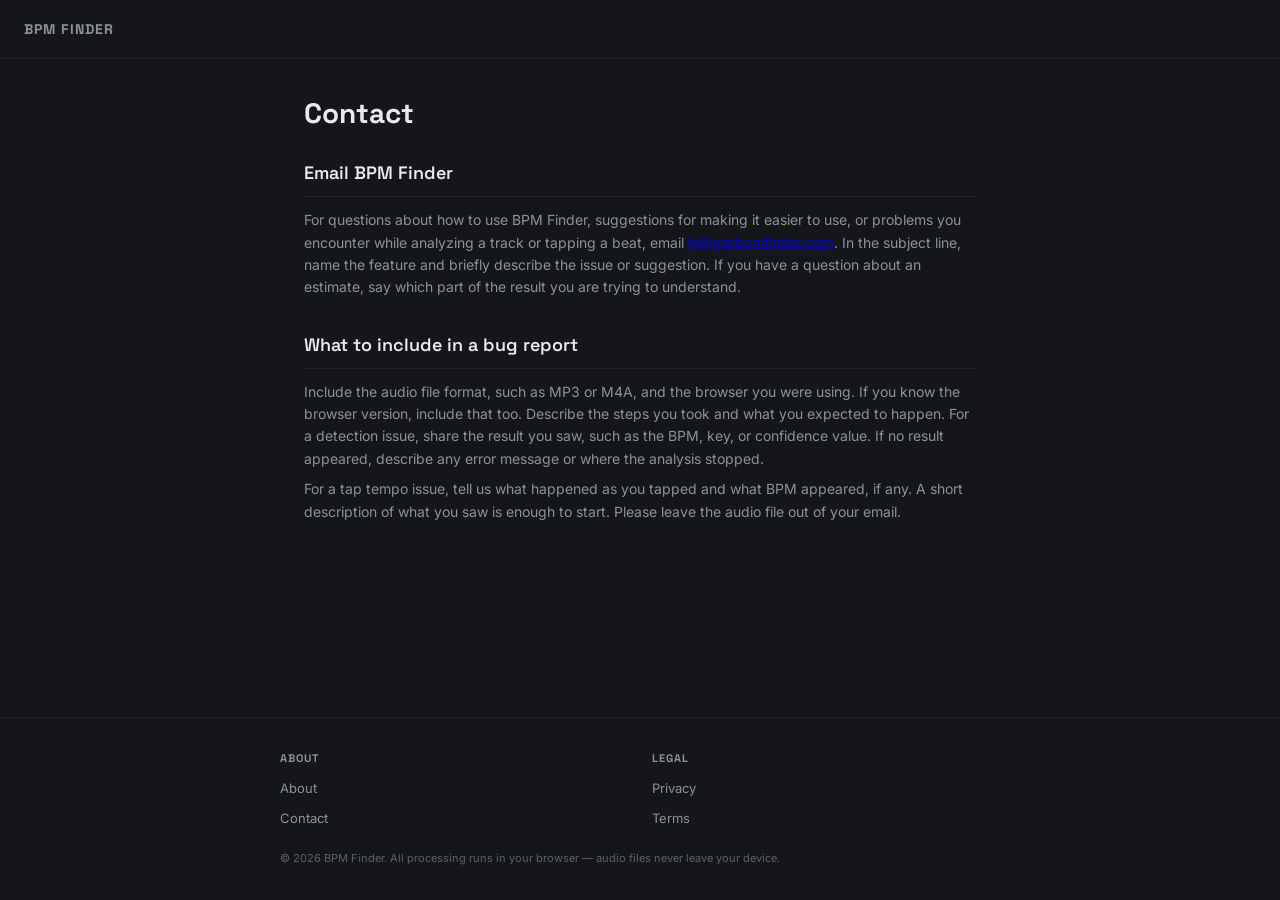
<file: contact/index.html>
<!DOCTYPE html>
<html lang="en">
<head>
  <meta charset="UTF-8">
  <meta name="viewport" content="width=device-width, initial-scale=1">
  <title>Contact BPM Finder About Bugs, Results, or Feedback</title>
  <meta name="description" content="Email BPM Finder with a question, suggestion, or bug report. For analysis issues, include the audio format, browser, and the detection result you saw.">
  <link rel="canonical" href="https://getbpmfinder.com/contact/">
  <!-- Social media cards -->
  <meta property="og:type" content="website">
  <meta property="og:site_name" content="BPM Finder">
  <meta property="og:title" content="Contact BPM Finder About Bugs, Results, or Feedback">
  <meta property="og:description" content="Email BPM Finder with a question, suggestion, or bug report. For analysis issues, include the audio format, browser, and the detection result you saw.">
  <meta property="og:url" content="https://getbpmfinder.com/contact/">
  <meta property="og:image" content="https://getbpmfinder.com/og-image.png">
  <meta property="og:image:width" content="1200">
  <meta property="og:image:height" content="630">
  <meta property="og:image:alt" content="BPM Finder showing a detected tempo of 128 BPM with song key and Camelot code">
  <meta name="twitter:card" content="summary_large_image">
  <meta name="twitter:title" content="Contact BPM Finder About Bugs, Results, or Feedback">
  <meta name="twitter:description" content="Email BPM Finder with a question, suggestion, or bug report. For analysis issues, include the audio format, browser, and the detection result you saw.">
  <meta name="twitter:image" content="https://getbpmfinder.com/og-image.png">
  <meta name="twitter:image:alt" content="BPM Finder showing a detected tempo of 128 BPM with song key and Camelot code">
  <link rel="icon" href="data:image/svg+xml,%3Csvg xmlns='http://www.w3.org/2000/svg' viewBox='0 0 32 32'%3E%3Crect width='32' height='32' rx='6' fill='%2314161a'/%3E%3Ctext x='16' y='21' font-family='monospace' font-size='14' font-weight='bold' fill='%23ff5c2b' text-anchor='middle'%3E128%3C/text%3E%3C/svg%3E">
  <link rel="preconnect" href="https://fonts.googleapis.com">
  <link rel="preconnect" href="https://fonts.gstatic.com" crossorigin>
  <!-- Non-blocking font load: a pending stylesheet would otherwise block script execution -->
  <link href="https://fonts.googleapis.com/css2?family=Inter:wght@400;500;600&family=Space+Grotesk:wght@600;700&display=swap" rel="stylesheet" media="print" onload="this.media='all'">
  <noscript><link href="https://fonts.googleapis.com/css2?family=Inter:wght@400;500;600&family=Space+Grotesk:wght@600;700&display=swap" rel="stylesheet"></noscript>
  <link rel="stylesheet" href="/style.css">
  <meta name="robots" content="noindex,follow">
</head>
<body>

<header class="site-header">
  <a href="/" class="site-logo">BPM Finder</a>
</header>

<main>
  <h1>Contact</h1>

  <section class="info-section">
    <h2>Email BPM Finder</h2>
    <p>For questions about how to use BPM Finder, suggestions for making it easier to use, or problems you encounter while analyzing a track or tapping a beat, email <a href="mailto:hi@getbpmfinder.com">hi@getbpmfinder.com</a>. In the subject line, name the feature and briefly describe the issue or suggestion. If you have a question about an estimate, say which part of the result you are trying to understand.</p>
  </section>

  <section class="info-section">
    <h2>What to include in a bug report</h2>
    <p>Include the audio file format, such as MP3 or M4A, and the browser you were using. If you know the browser version, include that too. Describe the steps you took and what you expected to happen. For a detection issue, share the result you saw, such as the BPM, key, or confidence value. If no result appeared, describe any error message or where the analysis stopped.</p>
    <p>For a tap tempo issue, tell us what happened as you tapped and what BPM appeared, if any. A short description of what you saw is enough to start. Please leave the audio file out of your email.</p>
  </section>
</main>

<footer class="site-footer">
  <div class="footer-inner">
    <div class="footer-col">
      <h3>About</h3>
      <ul>
        <li><a href="/about/">About</a></li>
        <li><a href="/contact/">Contact</a></li>
      </ul>
    </div>
    <div class="footer-col">
      <h3>Legal</h3>
      <ul>
        <li><a href="/privacy/">Privacy</a></li>
        <li><a href="/terms/">Terms</a></li>
      </ul>
    </div>
  </div>
  <p class="footer-copy">&copy; 2026 BPM Finder. All processing runs in your browser — audio files never leave your device.</p>
</footer>

</body>
</html>
</file>
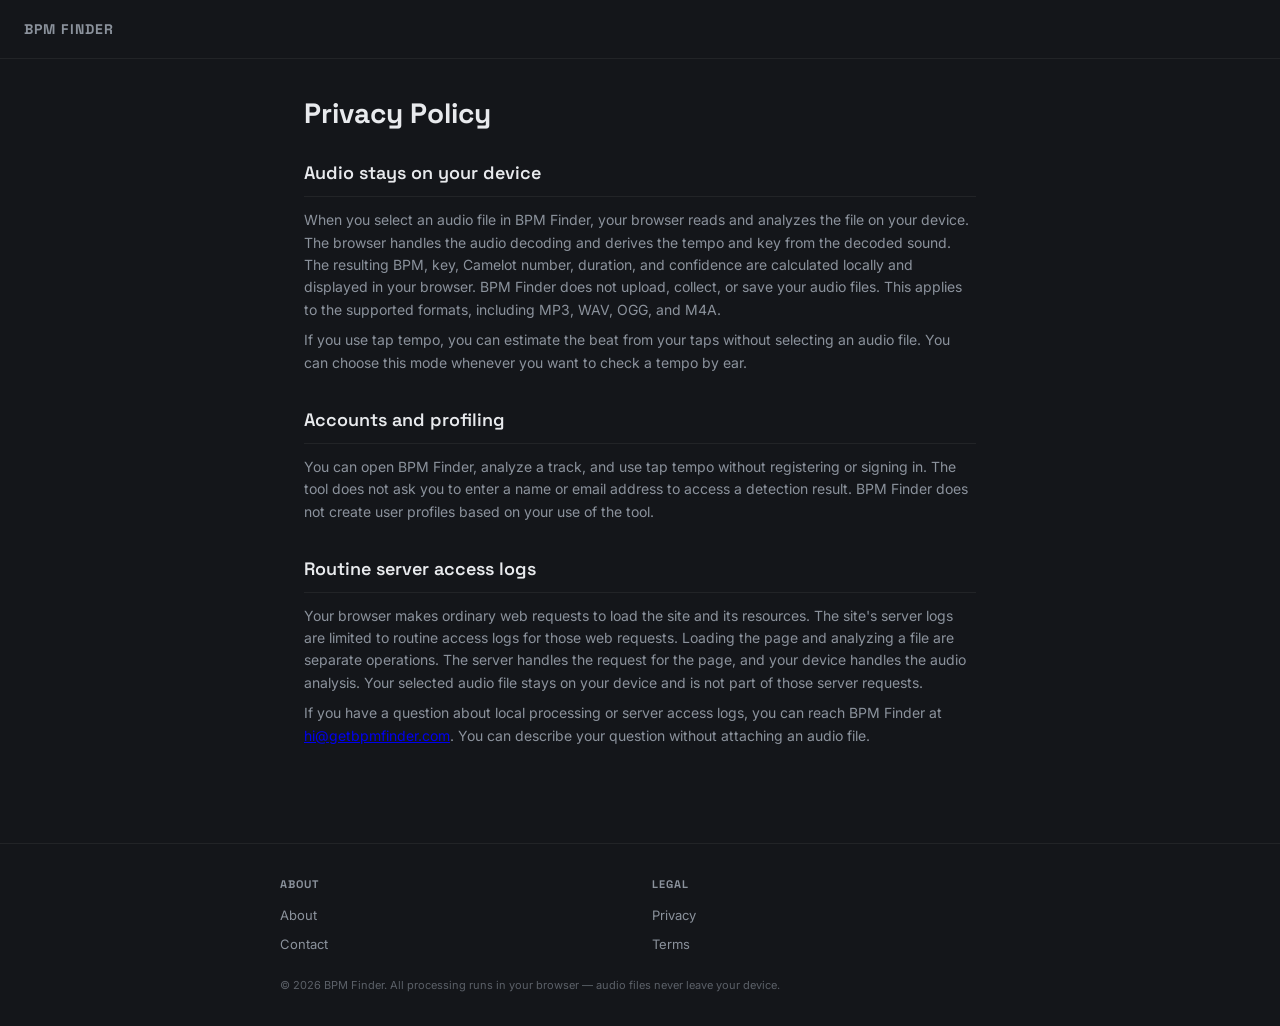
<file: privacy/index.html>
<!DOCTYPE html>
<html lang="en">
<head>
  <meta charset="UTF-8">
  <meta name="viewport" content="width=device-width, initial-scale=1">
  <title>BPM Finder Privacy Policy for Audio and Access Logs</title>
  <meta name="description" content="Read how BPM Finder processes audio on your device, what routine server access logs cover, and why you can use the tool without an account.">
  <link rel="canonical" href="https://getbpmfinder.com/privacy/">
  <!-- Social media cards -->
  <meta property="og:type" content="website">
  <meta property="og:site_name" content="BPM Finder">
  <meta property="og:title" content="BPM Finder Privacy Policy for Audio and Access Logs">
  <meta property="og:description" content="Read how BPM Finder processes audio on your device, what routine server access logs cover, and why you can use the tool without an account.">
  <meta property="og:url" content="https://getbpmfinder.com/privacy/">
  <meta property="og:image" content="https://getbpmfinder.com/og-image.png">
  <meta property="og:image:width" content="1200">
  <meta property="og:image:height" content="630">
  <meta property="og:image:alt" content="BPM Finder showing a detected tempo of 128 BPM with song key and Camelot code">
  <meta name="twitter:card" content="summary_large_image">
  <meta name="twitter:title" content="BPM Finder Privacy Policy for Audio and Access Logs">
  <meta name="twitter:description" content="Read how BPM Finder processes audio on your device, what routine server access logs cover, and why you can use the tool without an account.">
  <meta name="twitter:image" content="https://getbpmfinder.com/og-image.png">
  <meta name="twitter:image:alt" content="BPM Finder showing a detected tempo of 128 BPM with song key and Camelot code">
  <link rel="icon" href="data:image/svg+xml,%3Csvg xmlns='http://www.w3.org/2000/svg' viewBox='0 0 32 32'%3E%3Crect width='32' height='32' rx='6' fill='%2314161a'/%3E%3Ctext x='16' y='21' font-family='monospace' font-size='14' font-weight='bold' fill='%23ff5c2b' text-anchor='middle'%3E128%3C/text%3E%3C/svg%3E">
  <link rel="preconnect" href="https://fonts.googleapis.com">
  <link rel="preconnect" href="https://fonts.gstatic.com" crossorigin>
  <!-- Non-blocking font load: a pending stylesheet would otherwise block script execution -->
  <link href="https://fonts.googleapis.com/css2?family=Inter:wght@400;500;600&family=Space+Grotesk:wght@600;700&display=swap" rel="stylesheet" media="print" onload="this.media='all'">
  <noscript><link href="https://fonts.googleapis.com/css2?family=Inter:wght@400;500;600&family=Space+Grotesk:wght@600;700&display=swap" rel="stylesheet"></noscript>
  <link rel="stylesheet" href="/style.css">
  <meta name="robots" content="noindex,follow">
</head>
<body>

<header class="site-header">
  <a href="/" class="site-logo">BPM Finder</a>
</header>

<main>
  <h1>Privacy Policy</h1>

  <section class="info-section">
    <h2>Audio stays on your device</h2>
    <p>When you select an audio file in BPM Finder, your browser reads and analyzes the file on your device. The browser handles the audio decoding and derives the tempo and key from the decoded sound. The resulting BPM, key, Camelot number, duration, and confidence are calculated locally and displayed in your browser. BPM Finder does not upload, collect, or save your audio files. This applies to the supported formats, including MP3, WAV, OGG, and M4A.</p>
    <p>If you use tap tempo, you can estimate the beat from your taps without selecting an audio file. You can choose this mode whenever you want to check a tempo by ear.</p>
  </section>

  <section class="info-section">
    <h2>Accounts and profiling</h2>
    <p>You can open BPM Finder, analyze a track, and use tap tempo without registering or signing in. The tool does not ask you to enter a name or email address to access a detection result. BPM Finder does not create user profiles based on your use of the tool.</p>
  </section>

  <section class="info-section">
    <h2>Routine server access logs</h2>
    <p>Your browser makes ordinary web requests to load the site and its resources. The site's server logs are limited to routine access logs for those web requests. Loading the page and analyzing a file are separate operations. The server handles the request for the page, and your device handles the audio analysis. Your selected audio file stays on your device and is not part of those server requests.</p>
    <p>If you have a question about local processing or server access logs, you can reach BPM Finder at <a href="mailto:hi@getbpmfinder.com">hi@getbpmfinder.com</a>. You can describe your question without attaching an audio file.</p>
  </section>
</main>

<footer class="site-footer">
  <div class="footer-inner">
    <div class="footer-col">
      <h3>About</h3>
      <ul>
        <li><a href="/about/">About</a></li>
        <li><a href="/contact/">Contact</a></li>
      </ul>
    </div>
    <div class="footer-col">
      <h3>Legal</h3>
      <ul>
        <li><a href="/privacy/">Privacy</a></li>
        <li><a href="/terms/">Terms</a></li>
      </ul>
    </div>
  </div>
  <p class="footer-copy">&copy; 2026 BPM Finder. All processing runs in your browser — audio files never leave your device.</p>
</footer>

</body>
</html>
</file>
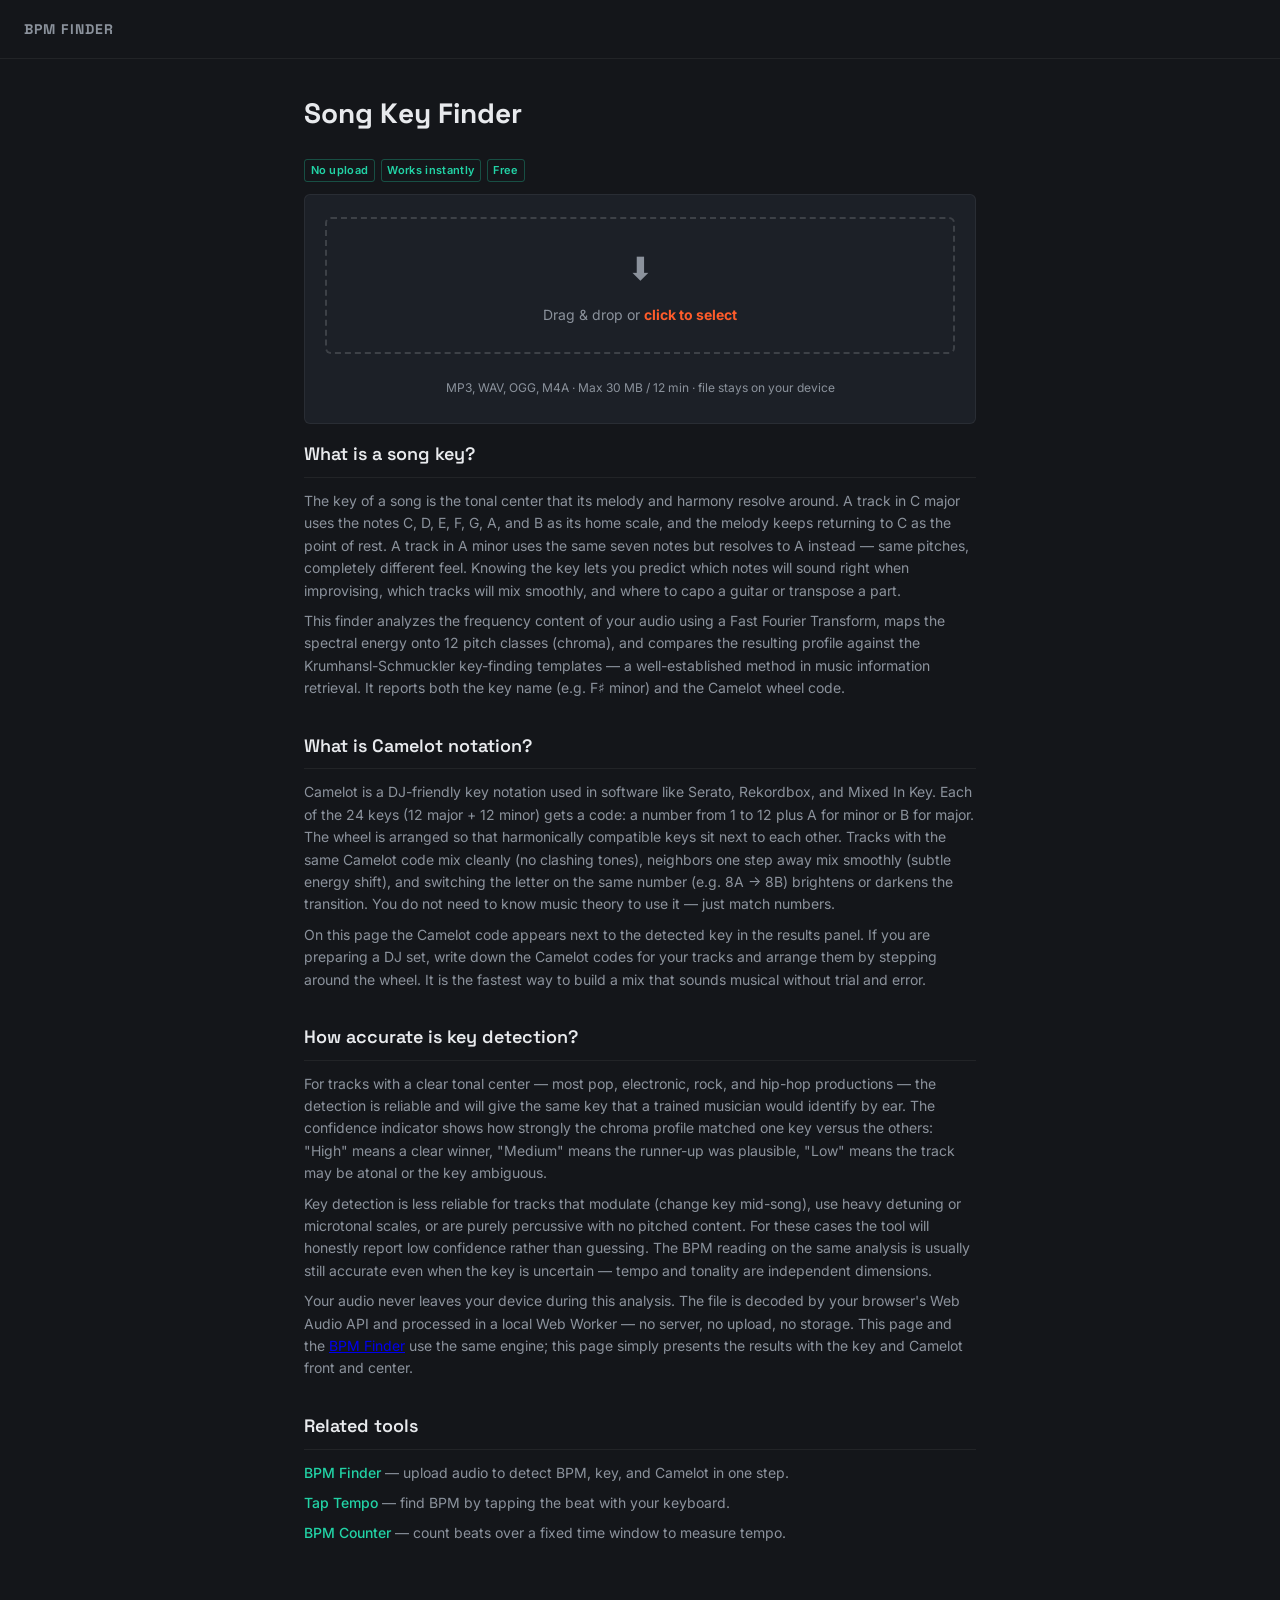
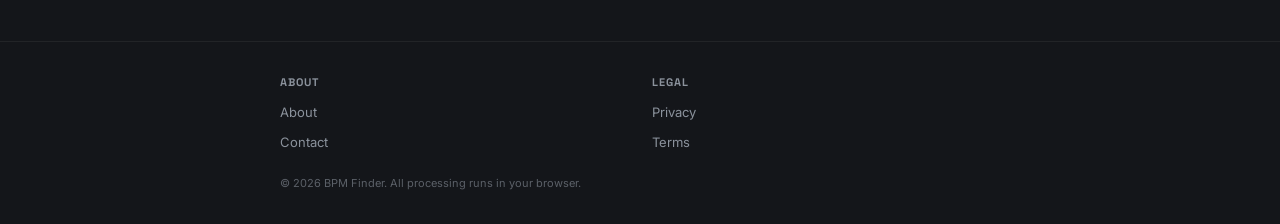
<file: song-key-finder/index.html>
<!DOCTYPE html>
<html lang="en">
<head>
  <meta charset="UTF-8">
  <meta name="viewport" content="width=device-width, initial-scale=1">
  <title>Song Key Finder — Detect Musical Key &amp; Camelot Code Online, Free</title>
  <meta name="description" content="Free online song key finder. Upload any audio file and get the musical key, Camelot code, BPM, and confidence — all in your browser, nothing uploaded.">
  <link rel="canonical" href="https://getbpmfinder.com/song-key-finder/">
  <meta property="og:type" content="website">
  <meta property="og:site_name" content="BPM Finder">
  <meta property="og:title" content="Song Key Finder — Detect Musical Key &amp; Camelot Code">
  <meta property="og:description" content="Upload any audio file and get the musical key and Camelot code. Free, runs in your browser, nothing uploaded.">
  <meta property="og:url" content="https://getbpmfinder.com/song-key-finder/">
  <meta property="og:image" content="https://getbpmfinder.com/og-image.png">
  <meta name="twitter:card" content="summary_large_image">
  <meta name="twitter:title" content="Song Key Finder — Detect Musical Key &amp; Camelot Code">
  <meta name="twitter:description" content="Upload any audio file and get the musical key and Camelot code. Free, runs in your browser.">
  <meta name="twitter:image" content="https://getbpmfinder.com/og-image.png">
  <link rel="icon" href="data:image/svg+xml,%3Csvg xmlns='http://www.w3.org/2000/svg' viewBox='0 0 32 32'%3E%3Crect width='32' height='32' rx='6' fill='%2314161a'/%3E%3Ctext x='16' y='21' font-family='monospace' font-size='14' font-weight='bold' fill='%2322d3a6' text-anchor='middle'%3EKEY%3C/text%3E%3C/svg%3E">
  <link rel="preconnect" href="https://fonts.googleapis.com">
  <link rel="preconnect" href="https://fonts.gstatic.com" crossorigin>
  <link href="https://fonts.googleapis.com/css2?family=Inter:wght@400;500;600&family=Space+Grotesk:wght=600;700&display=swap" rel="stylesheet" media="print" onload="this.media='all'">
  <noscript><link href="https://fonts.googleapis.com/css2?family=Inter:wght@400;500;600&family=Space+Grotesk:wght=600;700&display=swap" rel="stylesheet"></noscript>
  <link rel="stylesheet" href="/style.css">
  <script type="application/ld+json">
  {
    "@context": "https://schema.org",
    "@type": "WebApplication",
    "name": "Song Key Finder",
    "url": "https://getbpmfinder.com/song-key-finder/",
    "applicationCategory": "MultimediaApplication",
    "operatingSystem": "Any",
    "offers": { "@type": "Offer", "price": "0", "priceCurrency": "USD" },
    "description": "Detect the musical key and Camelot code of any audio file, entirely in your browser. No upload, no signup."
  }
  </script>
</head>
<body>

<header class="site-header">
  <a href="/" class="site-logo">BPM Finder</a>
</header>

<main>
  <h1>Song Key Finder</h1>

  <div class="trust-badges" aria-label="Key promises">
    <span>No upload</span>
    <span>Works instantly</span>
    <span>Free</span>
  </div>

  <section class="mode-card" style="max-width:720px;margin:0 auto 1rem" aria-label="Upload audio to find key">
    <div id="toolCover">
      <div class="drop-zone" id="dropZone" role="button" tabindex="0" aria-label="Drop audio file here or click to select">
        <input type="file" accept="audio/*" id="fileInput" aria-label="Select audio file">
        <span class="drop-icon" aria-hidden="true">⬇</span>
        <span class="drop-label">Drag &amp; drop or <strong>click to select</strong></span>
      </div>
      <p class="format-hint">MP3, WAV, OGG, M4A · Max 30 MB / 12 min · file stays on your device</p>
    </div>
    <div id="toolProgress" class="hidden">
      <div class="progress-bar-wrap" role="progressbar" aria-valuenow="0" aria-valuemin="0" aria-valuemax="100" id="progressWrap">
        <div class="progress-bar-fill" id="progressFill"></div>
      </div>
      <span class="progress-stage" id="progressStage">Decoding audio…</span>
    </div>
    <div id="toolError" class="hidden">
      <p class="error-msg" id="errorMsg"></p>
      <button class="btn btn-accent" id="retryBtn" type="button">Try again</button>
    </div>
  </section>

  <section id="toolResults" class="tool-results-panel hidden" aria-label="Detection results" aria-live="polite">
    <div class="bpm-readout">
      <span class="bpm-tick-top" aria-hidden="true"></span>
      <div class="bpm-number" id="bpmNumber">—</div>
      <span class="bpm-tick-bottom" aria-hidden="true"></span>
      <span class="bpm-unit">BPM</span>
    </div>
    <div class="result-details" id="resultDetails">
      <div class="result-item"><span class="result-label">Key</span><span class="result-value" id="keyValue">—</span></div>
      <div class="result-item"><span class="result-label">Camelot</span><span class="result-value camelot" id="camelotValue">—</span></div>
      <div class="result-item" id="durationItem"><span class="result-label">Duration</span><span class="result-value" id="durationValue">—</span></div>
      <div class="result-item"><span class="result-label">Confidence</span><span class="result-value" id="confidenceValue">—</span></div>
    </div>
    <div class="result-actions" id="resultActions"></div>
    <div class="result-actions">
      <button class="btn" id="reuploadBtn" type="button">Analyze another file</button>
    </div>
  </section>

  <section class="info-section">
    <h2>What is a song key?</h2>
    <p>The key of a song is the tonal center that its melody and harmony resolve around. A track in C major uses the notes C, D, E, F, G, A, and B as its home scale, and the melody keeps returning to C as the point of rest. A track in A minor uses the same seven notes but resolves to A instead — same pitches, completely different feel. Knowing the key lets you predict which notes will sound right when improvising, which tracks will mix smoothly, and where to capo a guitar or transpose a part.</p>
    <p>This finder analyzes the frequency content of your audio using a Fast Fourier Transform, maps the spectral energy onto 12 pitch classes (chroma), and compares the resulting profile against the Krumhansl-Schmuckler key-finding templates — a well-established method in music information retrieval. It reports both the key name (e.g. F♯ minor) and the Camelot wheel code.</p>
  </section>

  <section class="info-section">
    <h2>What is Camelot notation?</h2>
    <p>Camelot is a DJ-friendly key notation used in software like Serato, Rekordbox, and Mixed In Key. Each of the 24 keys (12 major + 12 minor) gets a code: a number from 1 to 12 plus A for minor or B for major. The wheel is arranged so that harmonically compatible keys sit next to each other. Tracks with the same Camelot code mix cleanly (no clashing tones), neighbors one step away mix smoothly (subtle energy shift), and switching the letter on the same number (e.g. 8A → 8B) brightens or darkens the transition. You do not need to know music theory to use it — just match numbers.</p>
    <p>On this page the Camelot code appears next to the detected key in the results panel. If you are preparing a DJ set, write down the Camelot codes for your tracks and arrange them by stepping around the wheel. It is the fastest way to build a mix that sounds musical without trial and error.</p>
  </section>

  <section class="info-section">
    <h2>How accurate is key detection?</h2>
    <p>For tracks with a clear tonal center — most pop, electronic, rock, and hip-hop productions — the detection is reliable and will give the same key that a trained musician would identify by ear. The confidence indicator shows how strongly the chroma profile matched one key versus the others: "High" means a clear winner, "Medium" means the runner-up was plausible, "Low" means the track may be atonal or the key ambiguous.</p>
    <p>Key detection is less reliable for tracks that modulate (change key mid-song), use heavy detuning or microtonal scales, or are purely percussive with no pitched content. For these cases the tool will honestly report low confidence rather than guessing. The BPM reading on the same analysis is usually still accurate even when the key is uncertain — tempo and tonality are independent dimensions.</p>
    <p>Your audio never leaves your device during this analysis. The file is decoded by your browser's Web Audio API and processed in a local Web Worker — no server, no upload, no storage. This page and the <a href="/">BPM Finder</a> use the same engine; this page simply presents the results with the key and Camelot front and center.</p>
  </section>

  <section class="info-section">
    <h2>Related tools</h2>
    <ul class="related-list">
      <li><a href="/">BPM Finder</a> — upload audio to detect BPM, key, and Camelot in one step.</li>
      <li><a href="/tap-tempo/">Tap Tempo</a> — find BPM by tapping the beat with your keyboard.</li>
      <li><a href="/bpm-counter/">BPM Counter</a> — count beats over a fixed time window to measure tempo.</li>
    </ul>
  </section>
</main>

<footer class="site-footer">
  <div class="footer-inner">
    <div class="footer-col"><h3>About</h3><ul><li><a href="/about/">About</a></li><li><a href="/contact/">Contact</a></li></ul></div>
    <div class="footer-col"><h3>Legal</h3><ul><li><a href="/privacy/">Privacy</a></li><li><a href="/terms/">Terms</a></li></ul></div>
  </div>
  <p class="footer-copy">&copy; 2026 BPM Finder. All processing runs in your browser.</p>
</footer>

<script>
/* Reuse the same worker from the homepage. We inline it identically. */
const WORKER_SRC = `
"use strict";
function fft(re,im){const n=re.length;if(n<=1)return;for(let i=1,j=0;i<n;i++){let bit=n>>1;for(;j&bit;bit>>=1)j^=bit;j^=bit;if(i<j){let t=re[i];re[i]=re[j];re[j]=t;t=im[i];im[i]=im[j];im[j]=t;}}for(let len=2;len<=n;len<<=1){const ang=-2*Math.PI/len,wRe=Math.cos(ang),wIm=Math.sin(ang);for(let i=0;i<n;i+=len){let cRe=1,cIm=0;for(let j=0;j<(len>>1);j++){const uRe=re[i+j],uIm=im[i+j],k=i+j+(len>>1),vRe=re[k]*cRe-im[k]*cIm,vIm=re[k]*cIm+im[k]*cRe;re[i+j]=uRe+vRe;im[i+j]=uIm+vIm;re[k]=uRe-vRe;im[k]=uIm-vIm;const nRe=cRe*wRe-cIm*wIm;cIm=cRe*wIm+cIm*wRe;cRe=nRe;}}}}
function rmsEnvelope(s,f,h){const e=[];for(let i=0;i+f<=s.length;i+=h){let sum=0;for(let j=0;j<f;j++)sum+=s[i+j]*s[i+j];e.push(Math.sqrt(sum/f));}return e;}
function onsetStrength(e){const o=[0];for(let i=1;i<e.length;i++){const d=e[i]-e[i-1];o.push(d>0?d:0);}return o;}
function autocorrelate(s,minL,maxL){const n=s.length,r=new Float64Array(maxL+1);for(let l=minL;l<=maxL;l++){let sum=0;const len=n-l;for(let i=0;i<len;i++)sum+=s[i]*s[i+l];r[l]=sum/len;}return r;}
function findPeaks(a,minL,maxL){const p=[];for(let i=minL+1;i<maxL-1;i++)if(a[i]>a[i-1]&&a[i]>a[i+1]&&a[i]>0)p.push({lag:i,value:a[i]});p.sort((a,b)=>b.value-a.value);return p;}
function detectBPM(s,sr){const F=1024,H=256,env=rmsEnvelope(s,F,H),on=onsetStrength(env),er=sr/H;const minL=Math.floor(er*60/220),maxL=Math.ceil(er*60/50),sM=Math.min(maxL,on.length-1);const acf=autocorrelate(on,minL,sM),pk=findPeaks(acf,minL,sM);if(!pk.length)return{bpm:0,confidence:'low',alternatives:[]};function rL(l){if(l<=minL||l>=sM)return l;const y0=acf[l],ym=acf[l-1],yp=acf[l+1],d=ym-2*y0+yp;if(Math.abs(d)<1e-12)return l;const o=.5*(ym-yp)/d;return(o<-.5||o>.5)?l:l+o;}const pri=er*60/rL(pk[0].lag);let bpm=pri,alts=[];if(bpm<70&&bpm*2<=220){alts.push(Math.round(bpm));bpm*=2;}else if(bpm>180&&bpm/2>=50){alts.push(Math.round(bpm));bpm/=2;}bpm=Math.round(bpm);const hf=Math.round(bpm/2),db=Math.round(bpm*2);if(hf>=50&&hf<=220)alts.push(hf);if(db>=50&&db<=220)alts.push(db);alts=[...new Set(alts)].filter(a=>a!==bpm);const eL=er*60/bpm;const iH=l=>{for(const m of[.5,1,2])if(Math.abs(l-eL*m)<Math.max(2,eL*m*.1))return true;return false;};let bNH=0;for(const p of pk)if(!iH(p.lag)&&p.value>bNH)bNH=p.value;const cR=bNH>0?pk[0].value/bNH:3;let conf;if(cR>=1.8)conf='high';else if(cR>=1.25)conf='medium';else conf='low';return{bpm,confidence:conf,alternatives:alts};}
function computeChroma(s,sr){const FS=4096,H=2048,chr=new Float64Array(12);let fc=0;for(let o=0;o+FS<=s.length;o+=H){const re=new Float64Array(FS),im=new Float64Array(FS);for(let i=0;i<FS;i++)re[i]=s[o+i]*(.5-.5*Math.cos(2*Math.PI*i/(FS-1)));fft(re,im);for(let k=1;k<FS/2;k++){const f=k*sr/FS;if(f<60||f>5000)continue;const midi=12*Math.log2(f/440)+69,pc=((Math.round(midi)%12)+12)%12;chr[pc]+=Math.sqrt(re[k]*re[k]+im[k]*im[k]);}fc++;}if(fc>0)for(let i=0;i<12;i++)chr[i]/=fc;let mx=0;for(let i=0;i<12;i++)if(chr[i]>mx)mx=chr[i];if(mx>0)for(let i=0;i<12;i++)chr[i]/=mx;return chr;}
const KSM=[6.35,2.23,3.48,2.33,4.38,4.09,2.52,5.19,2.39,3.66,2.29,2.88],KSn=[6.33,2.68,3.52,5.38,2.60,3.53,2.54,4.75,3.98,2.69,3.34,3.17];
function rot(a,n){const l=a.length,r=new Float64Array(l);for(let i=0;i<l;i++)r[i]=a[((i-n)%l+l)%l];return r;}
function pear(a,b){const n=a.length;let sa=0,sb=0,sa2=0,sb2=0,sab=0;for(let i=0;i<n;i++){sa+=a[i];sb+=b[i];sa2+=a[i]*a[i];sb2+=b[i]*b[i];sab+=a[i]*b[i];}const num=n*sab-sa*sb,den=Math.sqrt((n*sa2-sa*sa)*(n*sb2-sb*sb));return den===0?0:num/den;}
const NN=['C','C#','D','D#','E','F','F#','G','G#','A','A#','B'];
function detectKey(s,sr){const chr=computeChroma(s,sr);let bs=-Infinity,bk=0,bm='major';for(let sh=0;sh<12;sh++){const mc=pear(chr,rot(KSM,sh)),nc=pear(chr,rot(KSn,sh));if(mc>bs){bs=mc;bk=sh;bm='major';}if(nc>bs){bs=nc;bk=sh;bm='minor';}}return{name:NN[bk]+(bm==='minor'?'m':''),note:NN[bk],mode:bm,score:bs};}
const CAM={'C':'8B','G':'9B','D':'10B','A':'11B','E':'12B','B':'1B','F#':'2B','C#':'3B','G#':'4B','D#':'5B','A#':'6B','F':'7B','Am':'8A','Em':'9A','Bm':'10A','F#m':'11A','C#m':'12A','G#m':'1A','D#m':'2A','A#m':'3A','Fm':'4A','Cm':'5A','Gm':'6A','Dm':'7A'};
self.onmessage=function(e){const{type,buffer,sampleRate:sampleRate,duration:duration}=e.data;if(type!=='analyze')return;try{const s=new Float32Array(buffer);self.postMessage({type:'progress',stage:'Detecting tempo…',pct:0});const br=detectBPM(s,sampleRate);self.postMessage({type:'progress',stage:'Detecting key…',pct:50});const kr=detectKey(s,sampleRate);self.postMessage({type:'progress',stage:'Done',pct:100});self.postMessage({type:'result',bpm:br.bpm,confidence:br.confidence,alternatives:br.alternatives,key:kr.name,note:kr.note,mode:kr.mode,camelot:CAM[kr.name]||'—',duration:duration});}catch(err){self.postMessage({type:'error',message:err.message||'Analysis failed'});}};
`;

const toolCover=document.getElementById('toolCover'),toolProgress=document.getElementById('toolProgress'),toolError=document.getElementById('toolError'),toolResults=document.getElementById('toolResults'),errorMsg=document.getElementById('errorMsg'),retryBtn=document.getElementById('retryBtn'),fileInput=document.getElementById('fileInput'),dropZone=document.getElementById('dropZone'),progressFill=document.getElementById('progressFill'),progressWrap=document.getElementById('progressWrap'),progressStage=document.getElementById('progressStage'),bpmNumber=document.getElementById('bpmNumber'),keyValue=document.getElementById('keyValue'),camelotValue=document.getElementById('camelotValue'),durationValue=document.getElementById('durationValue'),confidenceValue=document.getElementById('confidenceValue'),resultActions=document.getElementById('resultActions'),reuploadBtn=document.getElementById('reuploadBtn');
let worker=null;
function show(el){el.classList.remove('hidden');}function hide(el){el.classList.add('hidden');}
function switchView(v){hide(toolCover);hide(toolProgress);hide(toolError);if(v==='cover')show(toolCover);else if(v==='progress')show(toolProgress);else if(v==='error')show(toolError);}
function formatDuration(s){const m=Math.floor(s/60),sec=Math.floor(s%60);return m+':'+(sec<10?'0':'')+sec;}
function setProgress(pct,stage){progressFill.style.width=pct+'%';progressWrap.setAttribute('aria-valuenow',pct);if(stage)progressStage.textContent=stage;}
function createWorker(){const b=new Blob([WORKER_SRC],{type:'text/javascript'});worker=new Worker(URL.createObjectURL(b));worker.onmessage=onWorkerMsg;worker.onerror=e=>showError('Worker error: '+(e.message||'unknown'));}
function onWorkerMsg(e){const m=e.data;if(m.type==='progress')setProgress(m.pct,m.stage);else if(m.type==='result')displayResults(m);else if(m.type==='error')showError(m.message);}
function showError(msg){errorMsg.textContent=msg;switchView('error');}
function displayResults(d){bpmNumber.textContent=d.bpm;keyValue.textContent=d.mode==='minor'?d.note+' minor':d.note+' major';camelotValue.textContent=d.camelot;durationValue.textContent=formatDuration(d.duration);const cm={high:'High',medium:'Medium',low:'Low'};confidenceValue.innerHTML='<span class="confidence-badge '+d.confidence+'">'+cm[d.confidence]+'</span>';resultActions.innerHTML='';if(d.alternatives&&d.alternatives.length)d.alternatives.forEach(a=>{const b=document.createElement('button');b.className='btn btn-accent';b.type='button';b.textContent=(a<d.bpm?'Half speed: ':'Double speed: ')+a+' BPM';b.addEventListener('click',()=>{bpmNumber.textContent=a;});resultActions.appendChild(b);});show(toolResults);}
const MAX_SIZE=30*1024*1024,MAX_DUR=720;
async function handleFile(file){if(!file)return;if(!file.type.startsWith('audio/')&&!file.name.match(/\.(mp3|wav|ogg|m4a|aac|flac)$/i)){showError('Please select an audio file.');return;}if(file.size>MAX_SIZE){showError('File too large. Max 30 MB.');return;}switchView('progress');setProgress(5,'Decoding audio…');try{const ab=await file.arrayBuffer(),ctx=new AudioContext();let buf;try{buf=await ctx.decodeAudioData(ab);}catch(e){showError('Could not decode. Try MP3 or WAV.');ctx.close();return;}if(buf.duration>MAX_DUR){showError('Audio too long. Max 12 minutes.');ctx.close();return;}setProgress(15,'Downsampling…');const TSR=11025,off=new OfflineAudioContext(1,Math.ceil(buf.duration*TSR),TSR),src=off.createBufferSource();src.buffer=buf;src.connect(off.destination);src.start(0);const ren=await off.startRendering(),mono=ren.getChannelData(0);setProgress(30,'Analyzing…');if(!worker)createWorker();worker.postMessage({type:'analyze',buffer:mono.buffer,sampleRate:TSR,duration:buf.duration},[mono.buffer]);ctx.close();}catch(e){showError('Error: '+(e.message||'unknown'));}}
dropZone.addEventListener('dragover',e=>{e.preventDefault();dropZone.classList.add('drag-over');});
dropZone.addEventListener('dragleave',()=>dropZone.classList.remove('drag-over'));
dropZone.addEventListener('drop',e=>{e.preventDefault();dropZone.classList.remove('drag-over');const f=e.dataTransfer.files[0];if(f)handleFile(f);});
fileInput.addEventListener('change',()=>{const f=fileInput.files[0];if(f)handleFile(f);});
dropZone.addEventListener('keydown',e=>{if(e.key==='Enter'||e.key===' '){e.preventDefault();fileInput.click();}});
retryBtn.addEventListener('click',()=>{switchView('cover');fileInput.value='';});
reuploadBtn.addEventListener('click',()=>{switchView('cover');fileInput.value='';hide(toolResults);});
createWorker();
</script>
</body>
</html>
</file>
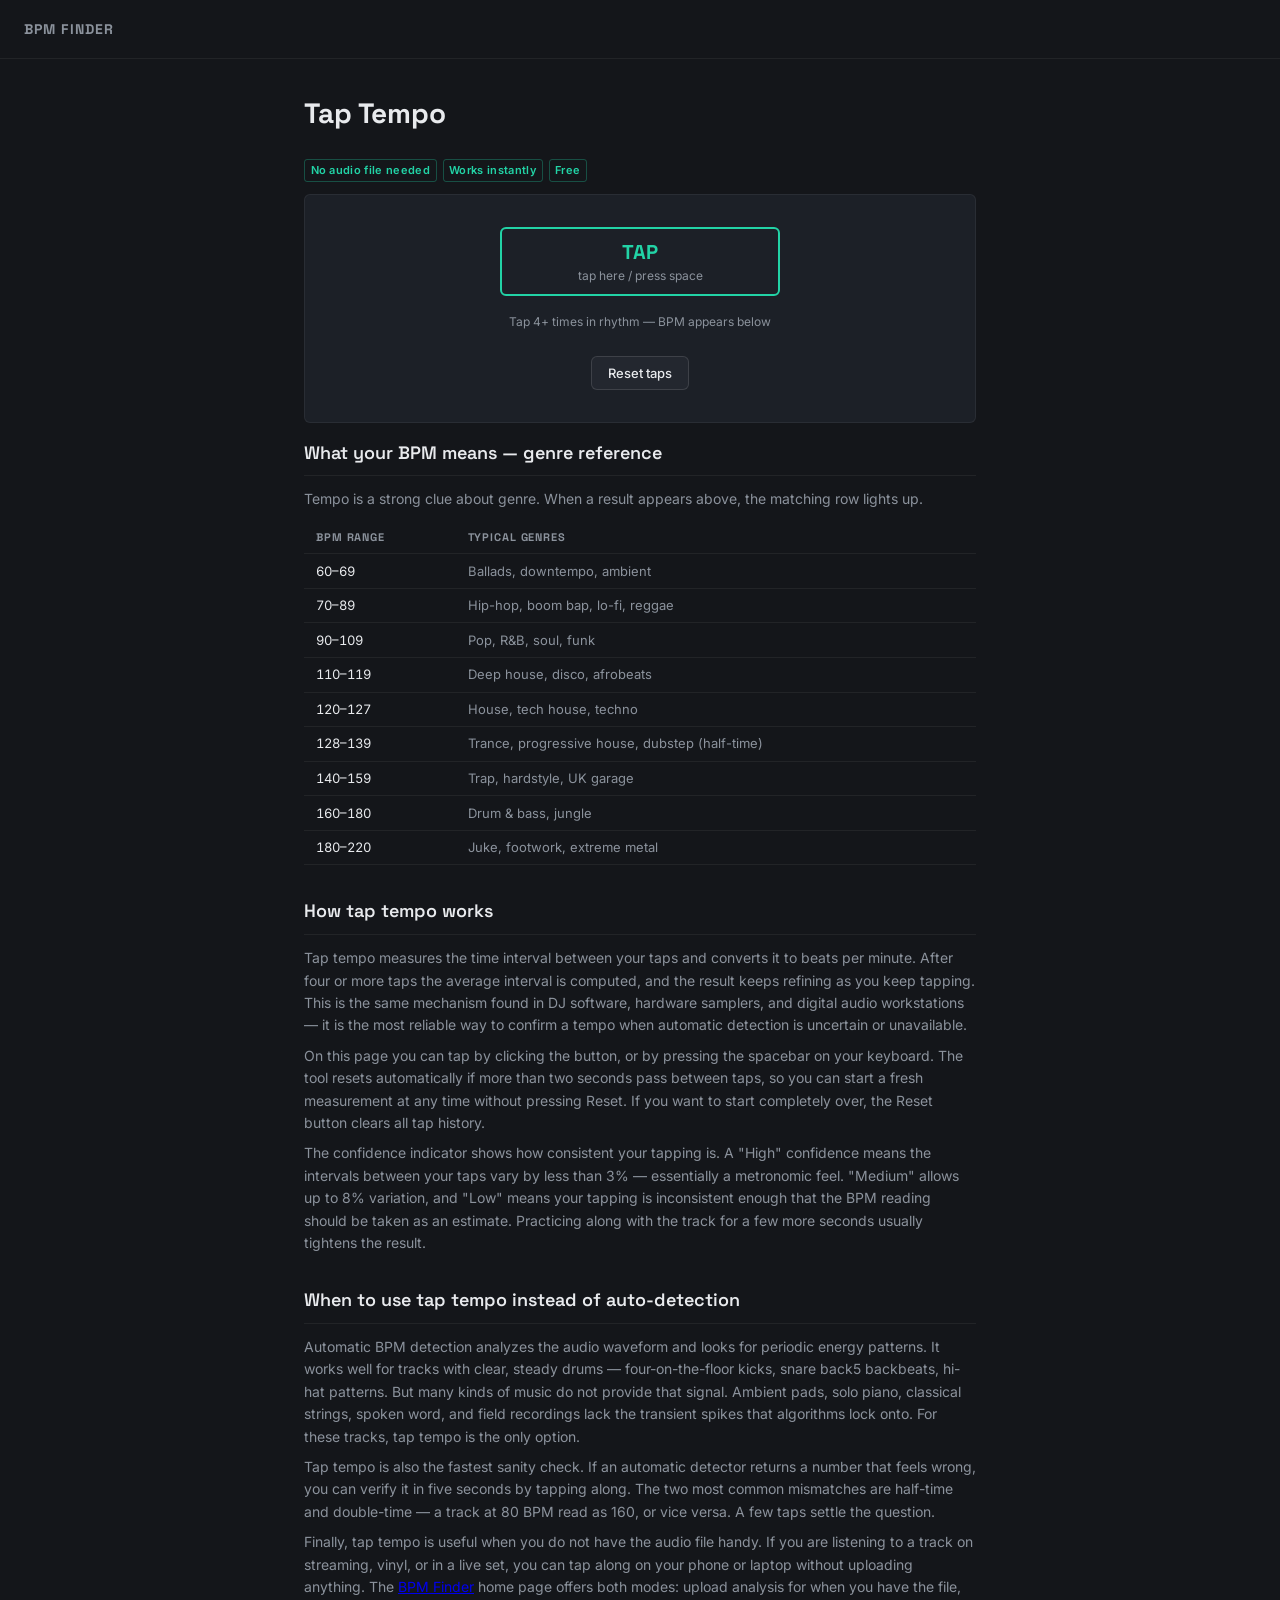
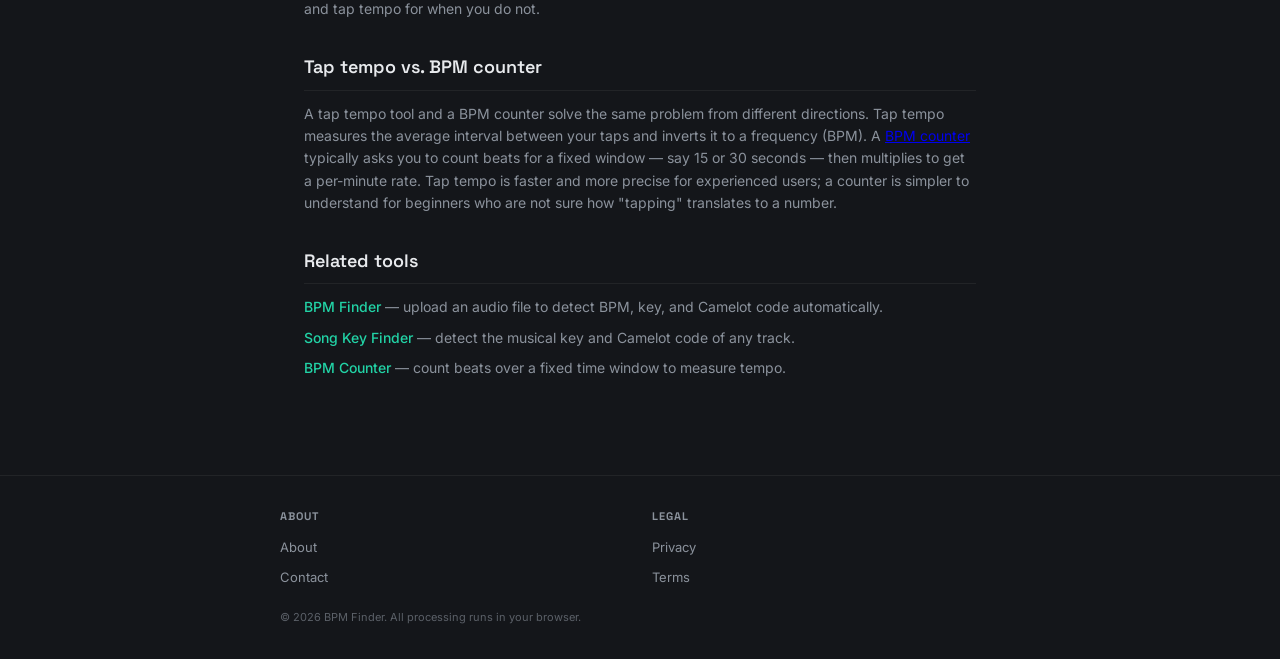
<file: tap-tempo/index.html>
<!DOCTYPE html>
<html lang="en">
<head>
  <meta charset="UTF-8">
  <meta name="viewport" content="width=device-width, initial-scale=1">
  <title>Tap Tempo — Find BPM by Tapping the Beat, Free Online</title>
  <meta name="description" content="Free online tap tempo: tap your keyboard or screen in rhythm to find the BPM of any song. No audio file needed, works instantly in your browser.">
  <link rel="canonical" href="https://getbpmfinder.com/tap-tempo/">
  <meta property="og:type" content="website">
  <meta property="og:site_name" content="BPM Finder">
  <meta property="og:title" content="Tap Tempo — Find BPM by Tapping the Beat">
  <meta property="og:description" content="Tap your keyboard in rhythm to find the BPM of any song. Free, instant, no upload needed.">
  <meta property="og:url" content="https://getbpmfinder.com/tap-tempo/">
  <meta property="og:image" content="https://getbpmfinder.com/og-image.png">
  <meta name="twitter:card" content="summary_large_image">
  <meta name="twitter:title" content="Tap Tempo — Find BPM by Tapping the Beat">
  <meta name="twitter:description" content="Tap your keyboard in rhythm to find the BPM of any song. Free, instant, no upload needed.">
  <meta name="twitter:image" content="https://getbpmfinder.com/og-image.png">
  <link rel="icon" href="data:image/svg+xml,%3Csvg xmlns='http://www.w3.org/2000/svg' viewBox='0 0 32 32'%3E%3Crect width='32' height='32' rx='6' fill='%2314161a'/%3E%3Ctext x='16' y='21' font-family='monospace' font-size='14' font-weight='bold' fill='%23ff5c2b' text-anchor='middle'%3ETAP%3C/text%3E%3C/svg%3E">
  <link rel="preconnect" href="https://fonts.googleapis.com">
  <link rel="preconnect" href="https://fonts.gstatic.com" crossorigin>
  <link href="https://fonts.googleapis.com/css2?family=Inter:wght@400;500;600&family=Space+Grotesk:wght@600;700&display=swap" rel="stylesheet" media="print" onload="this.media='all'">
  <noscript><link href="https://fonts.googleapis.com/css2?family=Inter:wght@400;500;600&family=Space+Grotesk:wght=600;700&display=swap" rel="stylesheet"></noscript>
  <link rel="stylesheet" href="/style.css">
  <script type="application/ld+json">
  {
    "@context": "https://schema.org",
    "@type": "WebApplication",
    "name": "Tap Tempo",
    "url": "https://getbpmfinder.com/tap-tempo/",
    "applicationCategory": "MultimediaApplication",
    "operatingSystem": "Any",
    "offers": { "@type": "Offer", "price": "0", "priceCurrency": "USD" },
    "description": "Find the BPM of any song by tapping the beat with your keyboard or screen. Free, instant, no audio file needed."
  }
  </script>
</head>
<body>

<header class="site-header">
  <a href="/" class="site-logo">BPM Finder</a>
</header>

<main>
  <h1>Tap Tempo</h1>

  <div class="trust-badges" aria-label="Key promises">
    <span>No audio file needed</span>
    <span>Works instantly</span>
    <span>Free</span>
  </div>

  <!-- Tap tempo tool -->
  <section class="tap-tool-panel" aria-label="Tap tempo tool">
    <button class="tap-btn tap-btn-big" id="tapBtn" type="button" aria-label="Tap tempo: tap 4 or more times to get BPM">TAP<br><span class="tap-btn-sub">tap here / press space</span></button>
    <p class="tap-hint" id="tapHint">Tap 4+ times in rhythm — BPM appears below</p>
    <div class="tap-controls">
      <button class="btn" id="tapResetBtn" type="button">Reset taps</button>
    </div>
  </section>

  <!-- Shared result panel -->
  <section id="tapResults" class="tool-results-panel hidden" aria-label="Tap tempo result" aria-live="polite">
    <div class="bpm-readout">
      <span class="bpm-tick-top" aria-hidden="true"></span>
      <div class="bpm-number" id="bpmNumber">—</div>
      <span class="bpm-tick-bottom" aria-hidden="true"></span>
      <span class="bpm-unit">BPM</span>
    </div>
    <div class="result-details">
      <div class="result-item">
        <span class="result-label">Confidence</span>
        <span class="result-value" id="confidenceValue">—</span>
      </div>
      <div class="result-item">
        <span class="result-label">Taps</span>
        <span class="result-value" id="tapCount">—</span>
      </div>
    </div>
    <div class="result-actions">
      <button class="btn" id="halfBtn" type="button" style="display:none">Half speed</button>
      <button class="btn" id="doubleBtn" type="button" style="display:none">Double speed</button>
    </div>
  </section>

  <!-- Genre reference table -->
  <section class="info-section">
    <h2>What your BPM means — genre reference</h2>
    <p>Tempo is a strong clue about genre. When a result appears above, the matching row lights up.</p>
    <table class="bpm-table" id="bpmTable">
      <thead><tr><th scope="col">BPM range</th><th scope="col">Typical genres</th></tr></thead>
      <tbody>
        <tr data-min="0" data-max="69"><td>60–69</td><td>Ballads, downtempo, ambient</td></tr>
        <tr data-min="70" data-max="89"><td>70–89</td><td>Hip-hop, boom bap, lo-fi, reggae</td></tr>
        <tr data-min="90" data-max="109"><td>90–109</td><td>Pop, R&amp;B, soul, funk</td></tr>
        <tr data-min="110" data-max="119"><td>110–119</td><td>Deep house, disco, afrobeats</td></tr>
        <tr data-min="120" data-max="127"><td>120–127</td><td>House, tech house, techno</td></tr>
        <tr data-min="128" data-max="139"><td>128–139</td><td>Trance, progressive house, dubstep (half-time)</td></tr>
        <tr data-min="140" data-max="159"><td>140–159</td><td>Trap, hardstyle, UK garage</td></tr>
        <tr data-min="160" data-max="180"><td>160–180</td><td>Drum &amp; bass, jungle</td></tr>
        <tr data-min="181" data-max="220"><td>180–220</td><td>Juke, footwork, extreme metal</td></tr>
      </tbody>
    </table>
  </section>

  <section class="info-section">
    <h2>How tap tempo works</h2>
    <p>Tap tempo measures the time interval between your taps and converts it to beats per minute. After four or more taps the average interval is computed, and the result keeps refining as you keep tapping. This is the same mechanism found in DJ software, hardware samplers, and digital audio workstations — it is the most reliable way to confirm a tempo when automatic detection is uncertain or unavailable.</p>
    <p>On this page you can tap by clicking the button, or by pressing the spacebar on your keyboard. The tool resets automatically if more than two seconds pass between taps, so you can start a fresh measurement at any time without pressing Reset. If you want to start completely over, the Reset button clears all tap history.</p>
    <p>The confidence indicator shows how consistent your tapping is. A "High" confidence means the intervals between your taps vary by less than 3% — essentially a metronomic feel. "Medium" allows up to 8% variation, and "Low" means your tapping is inconsistent enough that the BPM reading should be taken as an estimate. Practicing along with the track for a few more seconds usually tightens the result.</p>
  </section>

  <section class="info-section">
    <h2>When to use tap tempo instead of auto-detection</h2>
    <p>Automatic BPM detection analyzes the audio waveform and looks for periodic energy patterns. It works well for tracks with clear, steady drums — four-on-the-floor kicks, snare back5 backbeats, hi-hat patterns. But many kinds of music do not provide that signal. Ambient pads, solo piano, classical strings, spoken word, and field recordings lack the transient spikes that algorithms lock onto. For these tracks, tap tempo is the only option.</p>
    <p>Tap tempo is also the fastest sanity check. If an automatic detector returns a number that feels wrong, you can verify it in five seconds by tapping along. The two most common mismatches are half-time and double-time — a track at 80 BPM read as 160, or vice versa. A few taps settle the question.</p>
    <p>Finally, tap tempo is useful when you do not have the audio file handy. If you are listening to a track on streaming, vinyl, or in a live set, you can tap along on your phone or laptop without uploading anything. The <a href="/">BPM Finder</a> home page offers both modes: upload analysis for when you have the file, and tap tempo for when you do not.</p>
  </section>

  <section class="info-section">
    <h2>Tap tempo vs. BPM counter</h2>
    <p>A tap tempo tool and a BPM counter solve the same problem from different directions. Tap tempo measures the average interval between your taps and inverts it to a frequency (BPM). A <a href="/bpm-counter/">BPM counter</a> typically asks you to count beats for a fixed window — say 15 or 30 seconds — then multiplies to get a per-minute rate. Tap tempo is faster and more precise for experienced users; a counter is simpler to understand for beginners who are not sure how "tapping" translates to a number.</p>
  </section>

  <section class="info-section">
    <h2>Related tools</h2>
    <ul class="related-list">
      <li><a href="/">BPM Finder</a> — upload an audio file to detect BPM, key, and Camelot code automatically.</li>
      <li><a href="/song-key-finder/">Song Key Finder</a> — detect the musical key and Camelot code of any track.</li>
      <li><a href="/bpm-counter/">BPM Counter</a> — count beats over a fixed time window to measure tempo.</li>
    </ul>
  </section>
</main>

<footer class="site-footer">
  <div class="footer-inner">
    <div class="footer-col">
      <h3>About</h3>
      <ul>
        <li><a href="/about/">About</a></li>
        <li><a href="/contact/">Contact</a></li>
      </ul>
    </div>
    <div class="footer-col">
      <h3>Legal</h3>
      <ul>
        <li><a href="/privacy/">Privacy</a></li>
        <li><a href="/terms/">Terms</a></li>
      </ul>
    </div>
  </div>
  <p class="footer-copy">&copy; 2026 BPM Finder. All processing runs in your browser.</p>
</footer>

<script>
const tapBtn = document.getElementById('tapBtn');
const tapHint = document.getElementById('tapHint');
const tapResetBtn = document.getElementById('tapResetBtn');
const tapResults = document.getElementById('tapResults');
const bpmNumber = document.getElementById('bpmNumber');
const confidenceValue = document.getElementById('confidenceValue');
const tapCountEl = document.getElementById('tapCount');
const halfBtn = document.getElementById('halfBtn');
const doubleBtn = document.getElementById('doubleBtn');
const bpmTable = document.getElementById('bpmTable');

let tapTimes = [];
let tapTimeout = null;
let currentBPM = 0;

function show(el) { el.classList.remove('hidden'); }
function hide(el) { el.classList.add('hidden'); }

function setConfidenceBadge(level) {
  const map = { high: 'High', medium: 'Medium', low: 'Low' };
  confidenceValue.innerHTML = '<span class="confidence-badge ' + level + '">' + map[level] + '</span>';
}

function tapConfidence(times) {
  if (times.length < 4) return null;
  const intervals = [];
  for (let i = 1; i < times.length; i++) intervals.push(times[i] - times[i - 1]);
  const mean = intervals.reduce((a, b) => a + b, 0) / intervals.length;
  if (mean <= 0) return null;
  const variance = intervals.reduce((a, b) => a + (b - mean) ** 2, 0) / intervals.length;
  const cv = Math.sqrt(variance) / mean;
  if (cv < 0.03) return 'high';
  if (cv < 0.08) return 'medium';
  return 'low';
}

function highlightGenreRow(bpm) {
  if (!bpmTable) return;
  bpmTable.querySelectorAll('tr').forEach(tr => tr.classList.remove('row-hit'));
  if (!bpm) return;
  const row = Array.prototype.find.call(
    bpmTable.querySelectorAll('tbody tr'),
    tr => bpm >= parseInt(tr.dataset.min, 10) && bpm <= parseInt(tr.dataset.max, 10)
  );
  if (row) row.classList.add('row-hit');
}

function registerTap() {
  const now = performance.now();
  if (tapTimes.length > 0 && now - tapTimes[tapTimes.length - 1] > 2000) tapTimes = [];
  tapTimes.push(now);

  if (tapTimes.length >= 4) {
    let totalInterval = 0;
    for (let i = 1; i < tapTimes.length; i++) totalInterval += tapTimes[i] - tapTimes[i - 1];
    const avg = totalInterval / (tapTimes.length - 1);
    currentBPM = Math.round(60000 / avg);
    bpmNumber.textContent = currentBPM;
    setConfidenceBadge(tapConfidence(tapTimes));
    tapCountEl.textContent = tapTimes.length;
    show(tapResults);
    halfBtn.style.display = (currentBPM / 2 >= 50) ? '' : 'none';
    doubleBtn.style.display = (currentBPM * 2 <= 220) ? '' : 'none';
    highlightGenreRow(currentBPM);
    tapHint.textContent = tapTimes.length + 'taps — ' + currentBPM + ' BPM';
  } else {
    tapHint.textContent = tapTimes.length + ' tap' + (tapTimes.length > 1 ? 's' : '') + '… keep tapping';
  }
  clearTimeout(tapTimeout);
  tapTimeout = setTimeout(() => { tapTimes = []; tapHint.textContent = 'Tap 4+ times in rhythm — BPM appears below'; }, 2000);
}

tapBtn.addEventListener('click', registerTap);
tapResetBtn.addEventListener('click', () => {
  tapTimes = []; clearTimeout(tapTimeout); hide(tapResults);
  tapHint.textContent = 'Tap 4+ times in rhythm — BPM appears below';
  halfBtn.style.display = 'none'; doubleBtn.style.display = 'none';
});
halfBtn.addEventListener('click', () => { currentBPM = Math.round(currentBPM / 2); bpmNumber.textContent = currentBPM; highlightGenreRow(currentBPM); });
doubleBtn.addEventListener('click', () => { currentBPM = currentBPM * 2; bpmNumber.textContent = currentBPM; highlightGenreRow(currentBPM); });

document.addEventListener('keydown', e => {
  if (e.code !== 'Space') return;
  const onBody = e.target === document.body, onTapBtn = e.target === tapBtn;
  if (!onBody && !onTapBtn) return;
  if (onBody && tapTimes.length === 0) return;
  e.preventDefault(); registerTap();
});
</script>
</body>
</html>
</file>
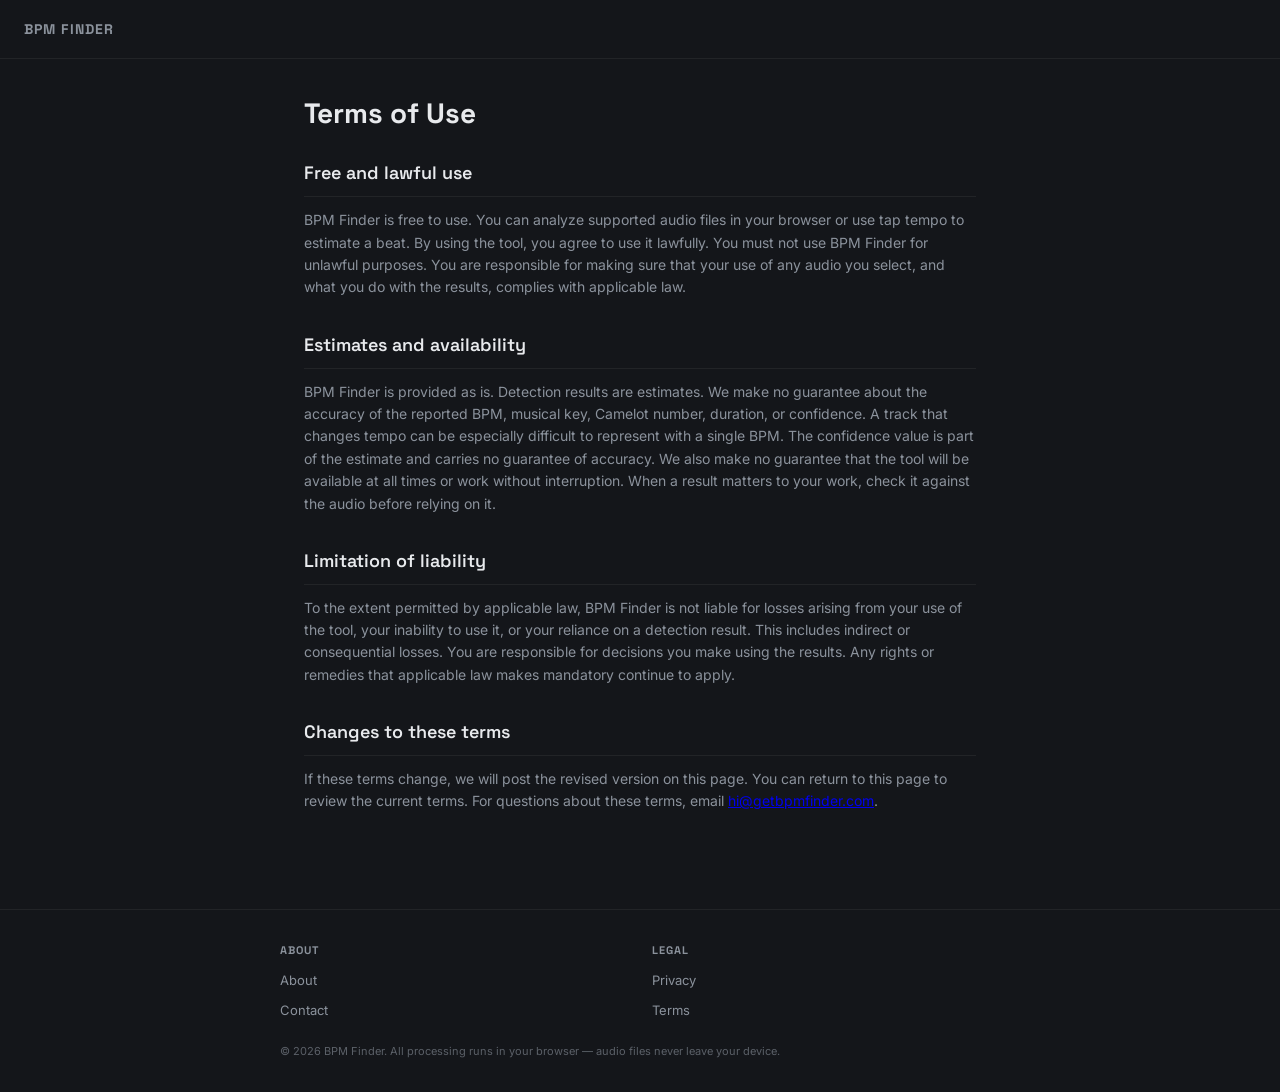
<file: terms/index.html>
<!DOCTYPE html>
<html lang="en">
<head>
  <meta charset="UTF-8">
  <meta name="viewport" content="width=device-width, initial-scale=1">
  <title>BPM Finder Terms of Use for Tempo and Key Detection</title>
  <meta name="description" content="Read the terms for using BPM Finder for free, including acceptable use, the limits of tempo and key estimates, and how updates to these terms are posted.">
  <link rel="canonical" href="https://getbpmfinder.com/terms/">
  <!-- Social media cards -->
  <meta property="og:type" content="website">
  <meta property="og:site_name" content="BPM Finder">
  <meta property="og:title" content="BPM Finder Terms of Use for Tempo and Key Detection">
  <meta property="og:description" content="Read the terms for using BPM Finder for free, including acceptable use, the limits of tempo and key estimates, and how updates to these terms are posted.">
  <meta property="og:url" content="https://getbpmfinder.com/terms/">
  <meta property="og:image" content="https://getbpmfinder.com/og-image.png">
  <meta property="og:image:width" content="1200">
  <meta property="og:image:height" content="630">
  <meta property="og:image:alt" content="BPM Finder showing a detected tempo of 128 BPM with song key and Camelot code">
  <meta name="twitter:card" content="summary_large_image">
  <meta name="twitter:title" content="BPM Finder Terms of Use for Tempo and Key Detection">
  <meta name="twitter:description" content="Read the terms for using BPM Finder for free, including acceptable use, the limits of tempo and key estimates, and how updates to these terms are posted.">
  <meta name="twitter:image" content="https://getbpmfinder.com/og-image.png">
  <meta name="twitter:image:alt" content="BPM Finder showing a detected tempo of 128 BPM with song key and Camelot code">
  <link rel="icon" href="data:image/svg+xml,%3Csvg xmlns='http://www.w3.org/2000/svg' viewBox='0 0 32 32'%3E%3Crect width='32' height='32' rx='6' fill='%2314161a'/%3E%3Ctext x='16' y='21' font-family='monospace' font-size='14' font-weight='bold' fill='%23ff5c2b' text-anchor='middle'%3E128%3C/text%3E%3C/svg%3E">
  <link rel="preconnect" href="https://fonts.googleapis.com">
  <link rel="preconnect" href="https://fonts.gstatic.com" crossorigin>
  <!-- Non-blocking font load: a pending stylesheet would otherwise block script execution -->
  <link href="https://fonts.googleapis.com/css2?family=Inter:wght@400;500;600&family=Space+Grotesk:wght@600;700&display=swap" rel="stylesheet" media="print" onload="this.media='all'">
  <noscript><link href="https://fonts.googleapis.com/css2?family=Inter:wght@400;500;600&family=Space+Grotesk:wght@600;700&display=swap" rel="stylesheet"></noscript>
  <link rel="stylesheet" href="/style.css">
  <meta name="robots" content="noindex,follow">
</head>
<body>

<header class="site-header">
  <a href="/" class="site-logo">BPM Finder</a>
</header>

<main>
  <h1>Terms of Use</h1>

  <section class="info-section">
    <h2>Free and lawful use</h2>
    <p>BPM Finder is free to use. You can analyze supported audio files in your browser or use tap tempo to estimate a beat. By using the tool, you agree to use it lawfully. You must not use BPM Finder for unlawful purposes. You are responsible for making sure that your use of any audio you select, and what you do with the results, complies with applicable law.</p>
  </section>

  <section class="info-section">
    <h2>Estimates and availability</h2>
    <p>BPM Finder is provided as is. Detection results are estimates. We make no guarantee about the accuracy of the reported BPM, musical key, Camelot number, duration, or confidence. A track that changes tempo can be especially difficult to represent with a single BPM. The confidence value is part of the estimate and carries no guarantee of accuracy. We also make no guarantee that the tool will be available at all times or work without interruption. When a result matters to your work, check it against the audio before relying on it.</p>
  </section>

  <section class="info-section">
    <h2>Limitation of liability</h2>
    <p>To the extent permitted by applicable law, BPM Finder is not liable for losses arising from your use of the tool, your inability to use it, or your reliance on a detection result. This includes indirect or consequential losses. You are responsible for decisions you make using the results. Any rights or remedies that applicable law makes mandatory continue to apply.</p>
  </section>

  <section class="info-section">
    <h2>Changes to these terms</h2>
    <p>If these terms change, we will post the revised version on this page. You can return to this page to review the current terms. For questions about these terms, email <a href="mailto:hi@getbpmfinder.com">hi@getbpmfinder.com</a>.</p>
  </section>
</main>

<footer class="site-footer">
  <div class="footer-inner">
    <div class="footer-col">
      <h3>About</h3>
      <ul>
        <li><a href="/about/">About</a></li>
        <li><a href="/contact/">Contact</a></li>
      </ul>
    </div>
    <div class="footer-col">
      <h3>Legal</h3>
      <ul>
        <li><a href="/privacy/">Privacy</a></li>
        <li><a href="/terms/">Terms</a></li>
      </ul>
    </div>
  </div>
  <p class="footer-copy">&copy; 2026 BPM Finder. All processing runs in your browser — audio files never leave your device.</p>
</footer>

</body>
</html>
</file>
<file: style.css>
/* ============================================
   BPM Finder — style.css
   Design: dark hardware-panel aesthetic
   ============================================ */

:root {
  --bg: #14161a;
  --card: #1c2027;
  --card-hover: #23272f;
  --text: #e8eaed;
  --text-muted: #8b929c;
  --accent: #ff5c2b;
  --accent2: #22d3a6;
  --radius: 6px;
  --font-heading: 'Space Grotesk', sans-serif;
  --font-body: 'Inter', sans-serif;
  --transition: 0.2s ease;
}

/* Reset */
*, *::before, *::after {
  box-sizing: border-box;
  margin: 0;
  padding: 0;
}

html {
  font-size: 16px;
  -webkit-text-size-adjust: 100%;
}

body {
  font-family: var(--font-body);
  background: var(--bg);
  color: var(--text);
  line-height: 1.6;
  min-height: 100vh;
  display: flex;
  flex-direction: column;
}

/* Focus ring */
:focus-visible {
  outline: 2px solid var(--accent2);
  outline-offset: 2px;
}

/* Reduced motion */
@media (prefers-reduced-motion: reduce) {
  *, *::before, *::after {
    animation-duration: 0.01ms !important;
    animation-iteration-count: 1 !important;
    transition-duration: 0.01ms !important;
  }
}

/* ---- Header ---- */
.site-header {
  padding: 1rem 1.5rem;
  border-bottom: 1px solid rgba(255,255,255,0.06);
}

.site-logo {
  font-family: var(--font-heading);
  font-size: 0.875rem;
  font-weight: 700;
  letter-spacing: 0.08em;
  text-transform: uppercase;
  color: var(--text-muted);
  text-decoration: none;
  transition: color var(--transition);
}

.site-logo:hover {
  color: var(--text);
}

/* ---- Main ---- */
main {
  max-width: 720px;
  margin: 0 auto;
  padding: 2rem 1.5rem 4rem;
  width: 100%;
  flex: 1;
}

h1 {
  font-family: var(--font-heading);
  font-size: 1.75rem;
  font-weight: 700;
  margin-bottom: 1.5rem;
  color: var(--text);
}

h2 {
  font-family: var(--font-heading);
  font-size: 1.125rem;
  font-weight: 600;
  margin-bottom: 0.75rem;
  color: var(--text);
}

/* ---- Tool Area / Cover ---- */
#toolCover,
#toolProgress,
#toolError {
  display: flex;
  flex-direction: column;
  align-items: center;
  justify-content: center;
  gap: 0.75rem;
  flex: 1;
}

.hidden {
  display: none !important;
}

/* ---- Dual-mode grid ---- */
.tool-grid {
  display: grid;
  grid-template-columns: 1fr 1fr;
  gap: 0.75rem;
  margin-bottom: 1rem;
}

.mode-card {
  background: var(--card);
  border: 1px solid rgba(255,255,255,0.06);
  border-radius: var(--radius);
  padding: 1rem 1.25rem 1.25rem;
  min-height: 230px;
  display: flex;
  flex-direction: column;
}

.mode-title {
  font-size: 0.8125rem;
  text-transform: uppercase;
  letter-spacing: 0.08em;
  color: var(--text-muted);
  border-bottom: 1px solid rgba(255,255,255,0.06);
  padding-bottom: 0.5rem;
  margin-bottom: 0.875rem;
}

/* Trust badges line */
.trust-badges {
  display: flex;
  flex-wrap: wrap;
  gap: 0.375rem;
  margin-bottom: 0.75rem;
}

.trust-badges span {
  font-size: 0.6875rem;
  font-weight: 600;
  letter-spacing: 0.03em;
  color: var(--accent2);
  border: 1px solid rgba(34, 211, 166, 0.3);
  border-radius: 3px;
  padding: 0.15em 0.5em;
}

/* Upload zone inside mode card */
.mode-card .drop-zone {
  max-width: none;
  padding: 1.5rem 1rem;
}

/* Big tap button */
.tap-btn-big {
  width: 100%;
  font-size: 2.25rem;
  line-height: 1.1;
  padding: 1.5rem 1rem;
  margin: 0 auto;
  max-width: 280px;
}

.tap-btn-sub {
  display: block;
  font-family: var(--font-body);
  font-size: 0.75rem;
  font-weight: 400;
  color: var(--text-muted);
  margin-top: 0.375rem;
}

.tap-controls {
  text-align: center;
  margin-top: 0.75rem;
}

/* Secondary mode card (tap tempo) — visually de-emphasized */
.mode-secondary {
  opacity: 0.85;
}

/* Related tools list */
.related-list {
  list-style: none;
  padding: 0;
}

.related-list li {
  margin-bottom: 0.5rem;
  font-size: 0.875rem;
  color: var(--text-muted);
}

.related-list a {
  color: var(--accent2);
  font-weight: 500;
  text-decoration: none;
  transition: color var(--transition);
}

.related-list a:hover {
  color: var(--text);
}

/* ---- Tap-tool panel (inner pages) ---- */
.tap-tool-panel {
  background: var(--card);
  border: 1px solid rgba(255,255,255,0.06);
  border-radius: var(--radius);
  padding: 2rem 1.5rem;
  margin-bottom: 1rem;
  display: flex;
  flex-direction: column;
  align-items: center;
  gap: 0.75rem;
}

/* ---- BPM Counter specific ---- */
.counter-instructions {
  font-size: 0.875rem;
  color: var(--text-muted);
  text-align: center;
  max-width: 400px;
}

.counter-controls {
  display: flex;
  align-items: center;
  gap: 0.5rem;
  margin-bottom: 0.5rem;
}

.counter-label {
  font-size: 0.8125rem;
  color: var(--text-muted);
}

.counter-select {
  font-family: var(--font-body);
  font-size: 0.8125rem;
  padding: 0.3rem 0.6rem;
  border: 1px solid rgba(255,255,255,0.12);
  border-radius: var(--radius);
  background: var(--card-hover);
  color: var(--text);
}

.counter-status {
  font-family: var(--font-heading);
  font-size: 1rem;
  color: var(--text-muted);
  font-variant-numeric: tabular-nums;
}

.counter-status strong {
  color: var(--accent);
}

/* ---- Tap-link (homepage) ---- */
.tap-link {
  text-align: center;
  font-size: 0.875rem;
  color: var(--text-muted);
  margin-bottom: 1rem;
}

.tap-link a {
  color: var(--accent2);
  font-weight: 500;
  text-decoration: none;
}

.tap-link a:hover {
  color: var(--text);
}

/* Cover */
.drop-zone {
  position: relative;
  width: 100%;
  max-width: 400px;
  border: 2px dashed rgba(255,255,255,0.15);
  border-radius: var(--radius);
  padding: 2rem 1rem;
  text-align: center;
  cursor: pointer;
  transition: border-color var(--transition), background var(--transition);
}

.drop-zone:hover,
.drop-zone.drag-over {
  border-color: var(--accent);
  background: rgba(255, 92, 43, 0.06);
}

.drop-zone input[type="file"] {
  position: absolute;
  inset: 0;
  opacity: 0;
  cursor: pointer;
}

.drop-zone .drop-icon {
  display: block;
  font-size: 2rem;
  margin-bottom: 0.5rem;
  color: var(--text-muted);
}

.drop-zone .drop-label {
  font-size: 0.875rem;
  color: var(--text-muted);
}

.drop-zone .drop-label strong {
  color: var(--accent);
}

.format-hint {
  font-size: 0.75rem;
  color: var(--text-muted);
  margin-top: 0.75rem;
}

/* Progress */
.progress-bar-wrap {
  width: 100%;
  max-width: 360px;
  height: 6px;
  background: rgba(255,255,255,0.08);
  border-radius: 3px;
  overflow: hidden;
}

.progress-bar-fill {
  height: 100%;
  width: 0%;
  background: var(--accent);
  border-radius: 3px;
  transition: width 0.3s ease;
}

.progress-stage {
  font-size: 0.8125rem;
  color: var(--text-muted);
}

/* Error message */
.error-msg {
  color: var(--accent);
  font-size: 0.9375rem;
  text-align: center;
  max-width: 360px;
}

/* ---- Results Panel (shared, below the mode grid) ---- */
.tool-results-panel {
  background: var(--card);
  border: 1px solid rgba(255,255,255,0.06);
  border-radius: var(--radius);
  padding: 1.5rem 2rem;
  margin-bottom: 1rem;
}

/* BPM readout — signature hardware panel */
.bpm-readout {
  width: 100%;
  max-width: 340px;
  margin: 0 auto 1rem;
  padding: 1rem 0;
  position: relative;
  text-align: center;
}

.bpm-tick-top,
.bpm-tick-bottom {
  display: block;
  width: 100%;
  height: 4px;
  background: repeating-linear-gradient(
    90deg,
    var(--text-muted) 0,
    var(--text-muted) 1px,
    transparent 1px,
    transparent 8px
  );
  opacity: 0.3;
}

.bpm-number {
  font-family: var(--font-heading);
  font-size: 5rem;
  font-weight: 700;
  font-variant-numeric: tabular-nums;
  line-height: 1;
  padding: 0.5rem 0;
  color: var(--accent);
}

.bpm-unit {
  font-size: 0.875rem;
  color: var(--text-muted);
  font-weight: 400;
  letter-spacing: 0.05em;
}

/* Result details grid */
.result-details {
  display: grid;
  grid-template-columns: 1fr 1fr;
  gap: 0.75rem 1.5rem;
  width: 100%;
  max-width: 340px;
  margin: 0 auto 1.25rem;
}

.result-item {
  display: flex;
  flex-direction: column;
  gap: 0.15rem;
}

.result-label {
  font-size: 0.6875rem;
  text-transform: uppercase;
  letter-spacing: 0.08em;
  color: var(--text-muted);
}

.result-value {
  font-family: var(--font-heading);
  font-size: 1rem;
  font-weight: 600;
  color: var(--text);
}

.result-value.camelot {
  color: var(--accent2);
}

/* Confidence badge */
.confidence-badge {
  display: inline-block;
  font-size: 0.6875rem;
  font-weight: 600;
  text-transform: uppercase;
  letter-spacing: 0.05em;
  padding: 0.15em 0.5em;
  border-radius: 3px;
}

.confidence-badge.high {
  background: rgba(34, 211, 166, 0.15);
  color: var(--accent2);
}

.confidence-badge.medium {
  background: rgba(255, 183, 77, 0.15);
  color: #ffb74d;
}

.confidence-badge.low {
  background: rgba(255, 92, 43, 0.15);
  color: var(--accent);
}

/* Action buttons */
.result-actions {
  display: flex;
  flex-wrap: wrap;
  gap: 0.5rem;
  justify-content: center;
  width: 100%;
  max-width: 400px;
  margin: 0 auto 1rem;
}

.btn {
  font-family: var(--font-body);
  font-size: 0.8125rem;
  font-weight: 500;
  padding: 0.5rem 1rem;
  border: 1px solid rgba(255,255,255,0.12);
  border-radius: var(--radius);
  background: var(--card-hover);
  color: var(--text);
  cursor: pointer;
  transition: background var(--transition), border-color var(--transition);
  white-space: nowrap;
}

.btn:hover {
  background: rgba(255,255,255,0.08);
  border-color: rgba(255,255,255,0.2);
}

.btn:active {
  background: rgba(255,255,255,0.04);
}

.btn-accent {
  border-color: var(--accent);
  color: var(--accent);
}

.btn-accent:hover {
  background: rgba(255, 92, 43, 0.12);
}

.btn-accent2 {
  border-color: var(--accent2);
  color: var(--accent2);
}

.btn-accent2:hover {
  background: rgba(34, 211, 166, 0.12);
}

/* Tap tempo area */
.tap-area {
  text-align: center;
  margin-bottom: 0.75rem;
}

.tap-btn {
  font-family: var(--font-heading);
  font-size: 1.25rem;
  font-weight: 700;
  padding: 0.75rem 2rem;
  border: 2px solid var(--accent2);
  border-radius: var(--radius);
  background: transparent;
  color: var(--accent2);
  cursor: pointer;
  transition: background var(--transition), transform 0.08s ease;
  user-select: none;
  -webkit-user-select: none;
}

.tap-btn:hover {
  background: rgba(34, 211, 166, 0.08);
}

.tap-btn:active {
  transform: scale(0.96);
  background: rgba(34, 211, 166, 0.15);
}

.tap-hint {
  font-size: 0.75rem;
  color: var(--text-muted);
  margin-top: 0.25rem;
}

/* ---- BPM genre table ---- */
.bpm-table {
  width: 100%;
  border-collapse: collapse;
  font-size: 0.8125rem;
  margin: 0.75rem 0;
}

.bpm-table th,
.bpm-table td {
  text-align: left;
  padding: 0.4rem 0.75rem;
  border-bottom: 1px solid rgba(255,255,255,0.06);
}

.bpm-table th {
  font-family: var(--font-heading);
  font-size: 0.6875rem;
  text-transform: uppercase;
  letter-spacing: 0.08em;
  color: var(--text-muted);
}

.bpm-table td {
  color: var(--text-muted);
}

.bpm-table td:first-child {
  font-variant-numeric: tabular-nums;
  color: var(--text);
}

.bpm-table tbody tr.row-hit {
  background: rgba(34, 211, 166, 0.08);
  border-left: 2px solid var(--accent2);
}

.bpm-table tbody tr.row-hit td {
  color: var(--accent2);
  font-weight: 600;
}

/* Low confidence warning */
.low-conf-warn {
  font-size: 0.75rem;
  color: var(--accent);
  text-align: center;
  margin: 0.5rem 0 0;
  width: 100%;
}

/* ---- Info Sections ---- */
.info-section {
  margin-bottom: 2rem;
}

.info-section h2 {
  padding-bottom: 0.5rem;
  border-bottom: 1px solid rgba(255,255,255,0.06);
  margin-bottom: 0.75rem;
}

.info-section p {
  color: var(--text-muted);
  font-size: 0.875rem;
  margin-bottom: 0.5rem;
}

/* Numbered steps */
.steps {
  counter-reset: step;
  list-style: none;
  padding: 0;
}

.steps li {
  counter-increment: step;
  position: relative;
  padding-left: 2.25rem;
  margin-bottom: 0.75rem;
  font-size: 0.875rem;
  color: var(--text-muted);
}

.steps li::before {
  content: counter(step);
  position: absolute;
  left: 0;
  top: 0;
  font-family: var(--font-heading);
  font-weight: 700;
  font-size: 0.875rem;
  color: var(--accent);
  width: 1.5rem;
  height: 1.5rem;
  display: flex;
  align-items: center;
  justify-content: center;
  border: 1px solid var(--accent);
  border-radius: 50%;
}

/* ---- FAQ ---- */
.faq-section details {
  border: 1px solid rgba(255,255,255,0.06);
  border-radius: var(--radius);
  margin-bottom: 0.5rem;
  background: var(--card);
}

.faq-section summary {
  font-size: 0.875rem;
  font-weight: 500;
  padding: 0.75rem 1rem;
  cursor: pointer;
  color: var(--text);
  list-style: none;
  display: flex;
  align-items: center;
  justify-content: space-between;
}

.faq-section summary::after {
  content: '+';
  font-family: var(--font-heading);
  font-size: 1rem;
  color: var(--text-muted);
  transition: transform var(--transition);
}

.faq-section details[open] summary::after {
  transform: rotate(45deg);
}

.faq-section summary:hover {
  background: var(--card-hover);
  border-radius: var(--radius);
}

.faq-section .faq-answer {
  padding: 0 1rem 0.75rem;
  font-size: 0.8125rem;
  color: var(--text-muted);
  line-height: 1.7;
}

/* ---- Footer ---- */
.site-footer {
  border-top: 1px solid rgba(255,255,255,0.06);
  padding: 2rem 1.5rem;
}

.footer-inner {
  max-width: 720px;
  margin: 0 auto;
  display: grid;
  grid-template-columns: 1fr 1fr;
  gap: 1.5rem;
}

.footer-col h3 {
  font-family: var(--font-heading);
  font-size: 0.6875rem;
  text-transform: uppercase;
  letter-spacing: 0.1em;
  color: var(--text-muted);
  margin-bottom: 0.5rem;
}

.footer-col ul {
  list-style: none;
}

.footer-col li {
  margin-bottom: 0.25rem;
}

.footer-col a {
  font-size: 0.8125rem;
  color: var(--text-muted);
  text-decoration: none;
  transition: color var(--transition);
}

.footer-col a:hover {
  color: var(--text);
}

.footer-copy {
  max-width: 720px;
  margin: 1rem auto 0;
  font-size: 0.6875rem;
  color: var(--text-muted);
  opacity: 0.6;
}

/* ---- Utility ---- */
.sr-only {
  position: absolute;
  width: 1px;
  height: 1px;
  padding: 0;
  margin: -1px;
  overflow: hidden;
  clip: rect(0,0,0,0);
  white-space: nowrap;
  border: 0;
}

/* ---- Responsive ---- */
@media (max-width: 720px) {
  .tool-grid {
    grid-template-columns: 1fr;
  }
}

@media (max-width: 480px) {
  main {
    padding: 1.25rem 1rem 3rem;
  }

  h1 {
    font-size: 1.375rem;
  }

  .tool-grid {
    grid-template-columns: 1fr;
  }

  .bpm-number {
    font-size: 3.5rem;
  }

  .result-details {
    grid-template-columns: 1fr;
    max-width: 100%;
  }

  .result-actions {
    max-width: 100%;
  }

  .tool-results-panel {
    padding: 1.5rem 1rem;
  }

  .drop-zone {
    padding: 1.5rem 0.75rem;
  }

  .bpm-table th,
  .bpm-table td {
    padding: 0.35rem 0.5rem;
  }

  .footer-inner {
    grid-template-columns: 1fr;
  }
}
</file>
